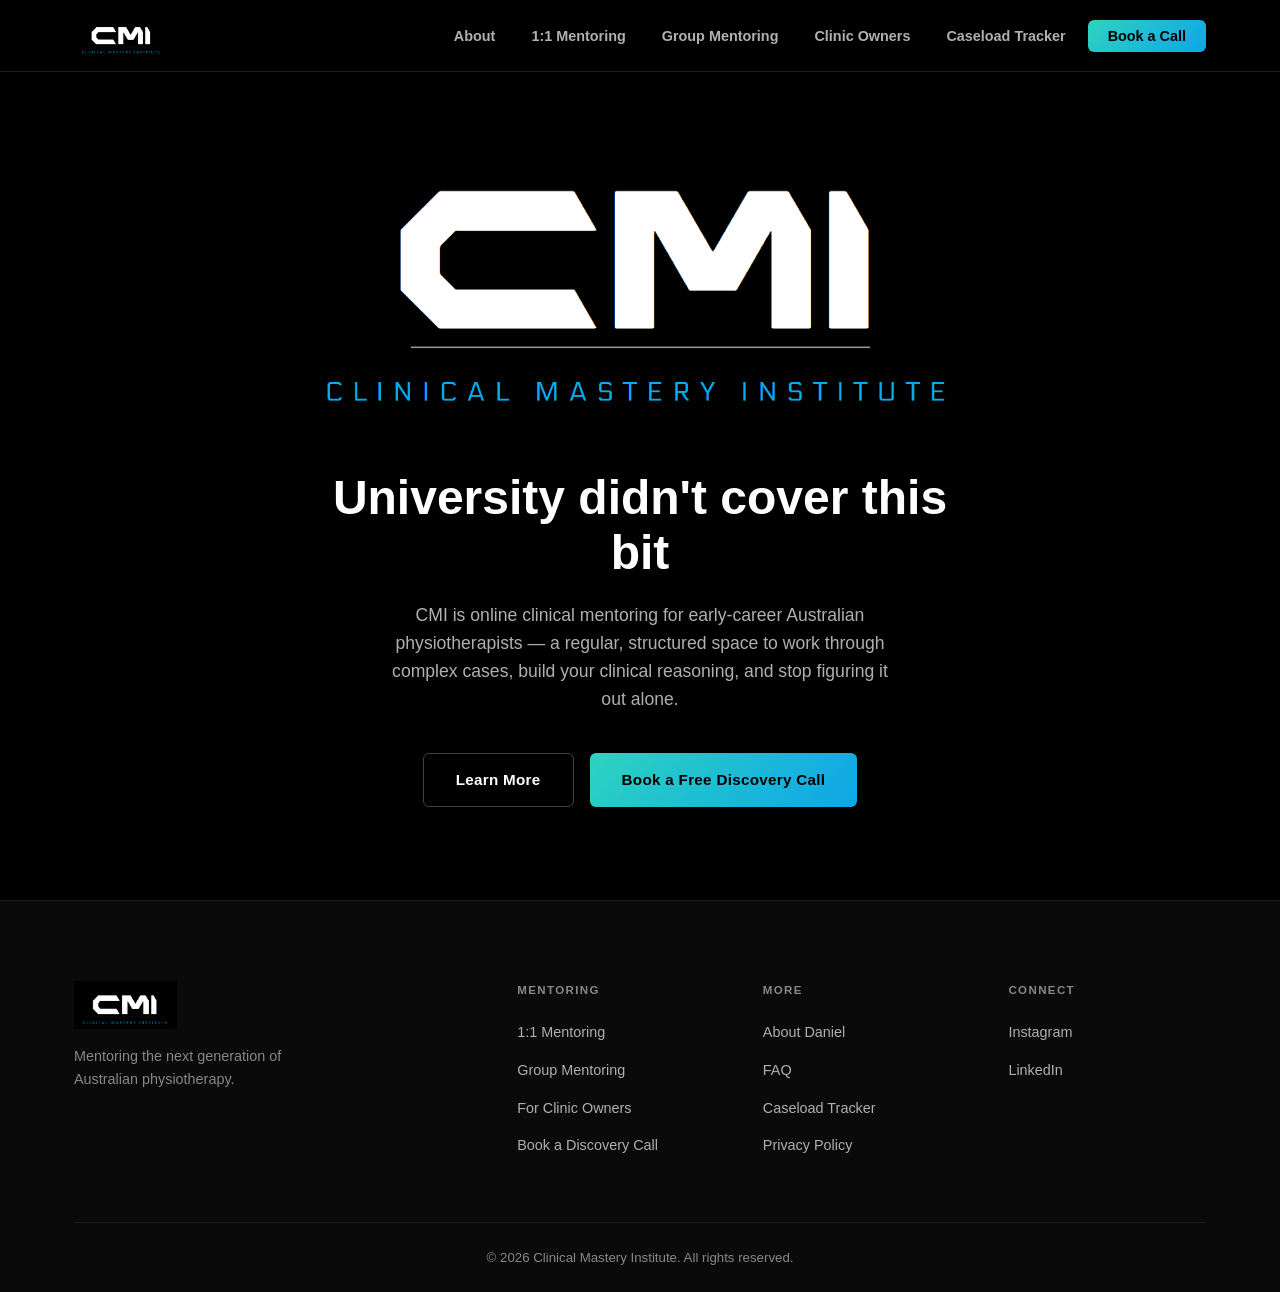
<file: index.html>
<!DOCTYPE html>
<html lang="en-AU">
<head>
  <meta charset="UTF-8" />
  <meta name="viewport" content="width=device-width, initial-scale=1.0" />
  <title>Clinical Mastery Institute — Online Mentoring for Early-Career Physiotherapists</title>
  <meta name="description" content="University didn't cover this bit. CMI is online clinical mentoring for early-career Australian physiotherapists — a structured space to build clinical reasoning and stop figuring it out alone." />
  <link rel="canonical" href="https://clinicalmasteryinstitute.com.au/" />
  <meta property="og:type"         content="website" />
  <meta property="og:site_name"    content="Clinical Mastery Institute" />
  <meta property="og:locale"       content="en_AU" />
  <meta property="og:title"        content="Clinical Mastery Institute — Clinical Mentoring for Physiotherapists" />
  <meta property="og:description"  content="Online clinical mentoring for early-career private practice physiotherapists across Australia. Book a free Discovery Call." />
  <meta property="og:url"          content="https://clinicalmasteryinstitute.com.au/" />
  <meta property="og:image"        content="https://clinicalmasteryinstitute.com.au/assets/og-image.jpg" />
  <meta property="og:image:width"  content="1200" />
  <meta property="og:image:height" content="630" />
  <meta name="twitter:card"        content="summary_large_image" />
  <meta name="twitter:title"       content="Clinical Mastery Institute — Clinical Mentoring for Physiotherapists" />
  <meta name="twitter:description" content="Online clinical mentoring for early-career private practice physiotherapists across Australia." />
  <meta name="twitter:image"       content="https://clinicalmasteryinstitute.com.au/assets/og-image.jpg" />
  <link rel="icon" href="/favicon.ico" sizes="32x32" />
  <link rel="icon" href="/favicon-32x32.png" type="image/png" sizes="32x32" />
  <link rel="apple-touch-icon" href="/apple-touch-icon.png" />
  <link rel="manifest" href="/site.webmanifest" />
  <meta name="theme-color" content="#2DD4BF" />
  <link rel="stylesheet" href="/style.css" />
  <script type="application/ld+json">
  {
    "@context": "https://schema.org",
    "@graph": [
      {
        "@type": "ProfessionalService",
        "@id": "https://clinicalmasteryinstitute.com.au/#organisation",
        "name": "Clinical Mastery Institute",
        "description": "Online clinical mentoring for early-career private practice physiotherapists across Australia.",
        "url": "https://clinicalmasteryinstitute.com.au",
        "logo": "https://clinicalmasteryinstitute.com.au/assets/logo.png",
        "image": "https://clinicalmasteryinstitute.com.au/assets/og-image.jpg",
        "areaServed": { "@type": "Country", "name": "Australia" },
        "serviceType": "Clinical Mentoring",
        "sameAs": [
          "https://www.instagram.com/clinicalmasteryinstitute/",
          "https://www.linkedin.com/company/clinical-mastery-institute"
        ],
        "founder": { "@id": "https://clinicalmasteryinstitute.com.au/#daniel" }
      },
      {
        "@type": "Person",
        "@id": "https://clinicalmasteryinstitute.com.au/#daniel",
        "name": "Daniel Jurjevic",
        "jobTitle": "Clinical Mentor and Physiotherapist",
        "image": "https://clinicalmasteryinstitute.com.au/assets/daniel.jpg",
        "worksFor": { "@id": "https://clinicalmasteryinstitute.com.au/#organisation" }
      }
    ]
  }
  </script>
</head>
<body>

  <a href="#main-content" class="skip-link">Skip to main content</a>

  <main id="main-content">

    <!-- Hero -->
    <section id="hero">
      <div class="hero-bg"></div>
      <div class="hero-content">
        <div class="hero-logo">
          <img src="/assets/logo.png" alt="Clinical Mastery Institute" class="hero-logo-img" />
        </div>
        <h1 class="hero-tagline">University didn't cover this bit</h1>
        <p class="hero-sub">CMI is online clinical mentoring for early-career Australian physiotherapists — a regular, structured space to work through complex cases, build your clinical reasoning, and stop figuring it out alone.</p>
        <div class="hero-actions">
          <a href="/about/" class="btn btn-outline">Learn More</a>
          <a href="/book/" class="btn btn-primary" data-track-book="hero">Book a Free Discovery Call</a>
        </div>
      </div>
    </section>

  </main>

  <script src="/components.js"></script>
  <script src="/script.js"></script>
</body>
</html>
</file>
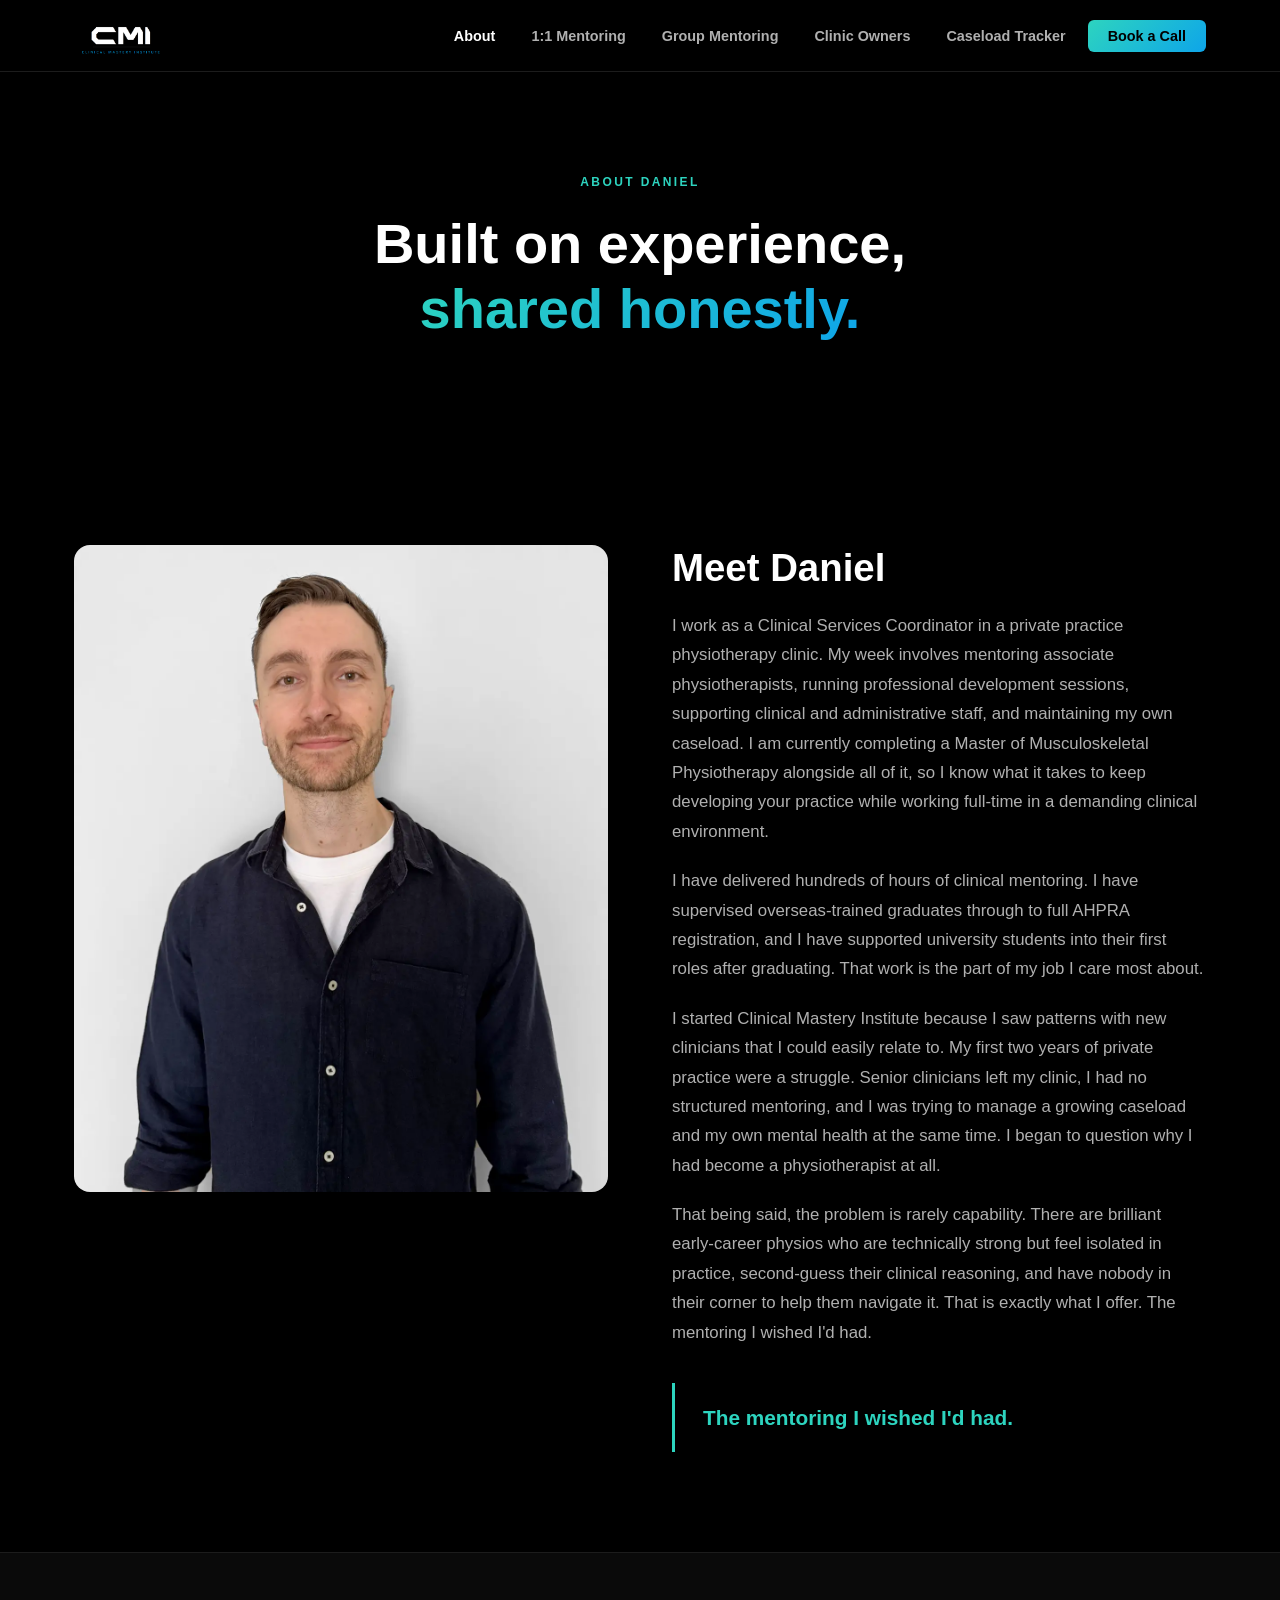
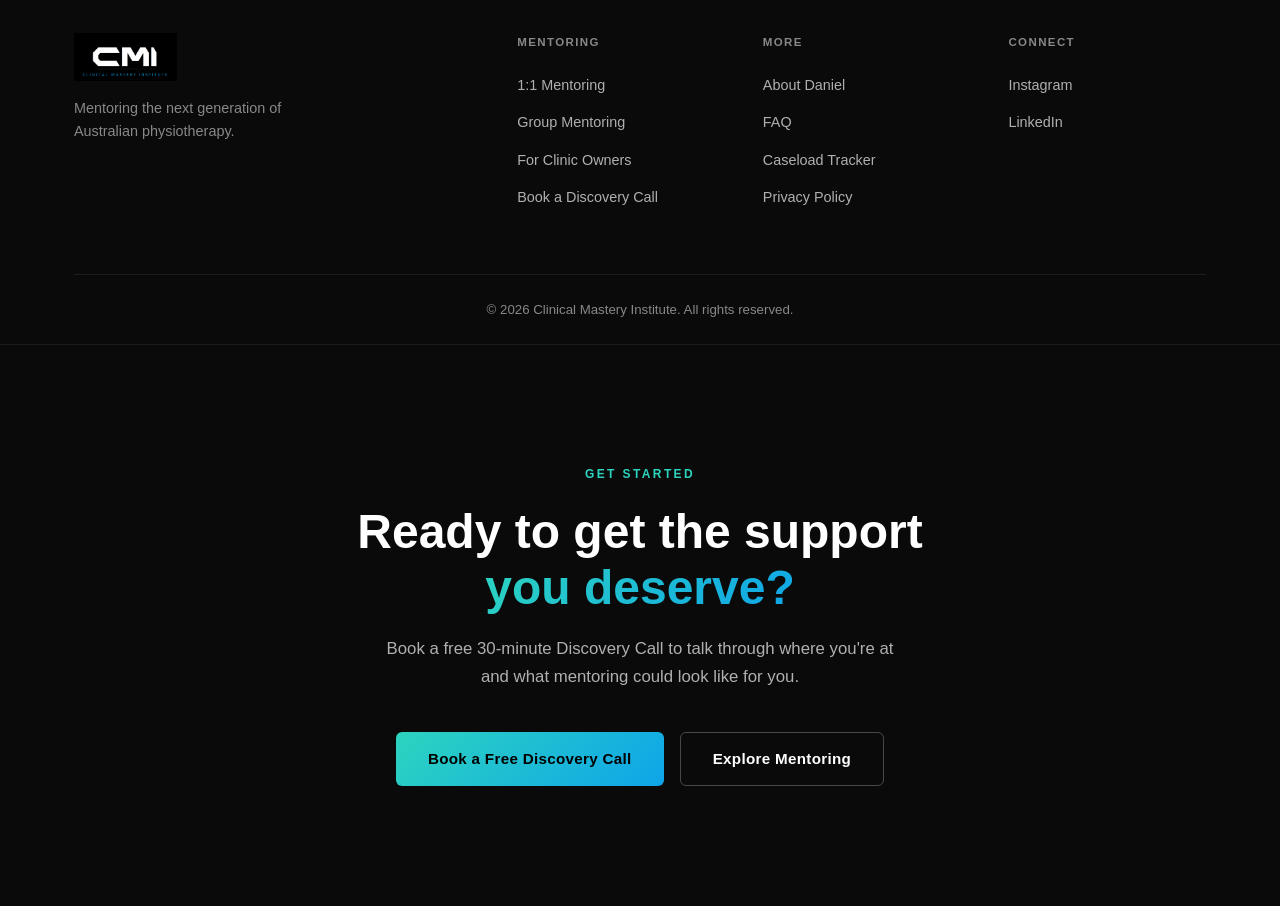
<file: about/index.html>
<!DOCTYPE html>
<html lang="en-AU">
<head>
  <meta charset="UTF-8" />
  <meta name="viewport" content="width=device-width, initial-scale=1.0" />
  <title>About Daniel Jurjevic — Clinical Mastery Institute</title>
  <meta name="description" content="Daniel Jurjevic is a Clinical Services Coordinator and physiotherapist who has delivered hundreds of hours of clinical mentoring. Learn why he started Clinical Mastery Institute." />
  <link rel="canonical" href="https://clinicalmasteryinstitute.com.au/about/" />
  <meta property="og:type"         content="website" />
  <meta property="og:site_name"    content="Clinical Mastery Institute" />
  <meta property="og:locale"       content="en_AU" />
  <meta property="og:title"        content="About Daniel Jurjevic — Clinical Mastery Institute" />
  <meta property="og:description"  content="Clinical Services Coordinator, physiotherapist, and founder of CMI. Learn why Daniel started Clinical Mastery Institute." />
  <meta property="og:url"          content="https://clinicalmasteryinstitute.com.au/about/" />
  <meta property="og:image"        content="https://clinicalmasteryinstitute.com.au/assets/og-image.jpg" />
  <meta property="og:image:width"  content="1200" />
  <meta property="og:image:height" content="630" />
  <meta name="twitter:card"        content="summary_large_image" />
  <meta name="twitter:title"       content="About Daniel Jurjevic — Clinical Mastery Institute" />
  <meta name="twitter:description" content="Clinical Services Coordinator and physiotherapist. Learn why Daniel started Clinical Mastery Institute." />
  <meta name="twitter:image"       content="https://clinicalmasteryinstitute.com.au/assets/og-image.jpg" />
  <link rel="icon" href="/favicon.ico" sizes="32x32" />
  <link rel="icon" href="/favicon-32x32.png" type="image/png" sizes="32x32" />
  <link rel="apple-touch-icon" href="/apple-touch-icon.png" />
  <link rel="manifest" href="/site.webmanifest" />
  <meta name="theme-color" content="#2DD4BF" />
  <link rel="stylesheet" href="/style.css" />
  <script type="application/ld+json">
  {
    "@context": "https://schema.org",
    "@type": "Person",
    "@id": "https://clinicalmasteryinstitute.com.au/#daniel",
    "name": "Daniel Jurjevic",
    "jobTitle": "Clinical Mentor and Physiotherapist",
    "description": "Clinical Services Coordinator and physiotherapist. Completing a Master of Musculoskeletal Physiotherapy. Founder of Clinical Mastery Institute.",
    "image": "https://clinicalmasteryinstitute.com.au/assets/daniel.jpg",
    "url": "https://clinicalmasteryinstitute.com.au/about/",
    "worksFor": {
      "@type": "Organization",
      "name": "Clinical Mastery Institute",
      "url": "https://clinicalmasteryinstitute.com.au"
    },
    "sameAs": [
      "https://www.linkedin.com/company/clinical-mastery-institute"
    ]
  }
  </script>
</head>
<body>

  <a href="#main-content" class="skip-link">Skip to main content</a>

  <main id="main-content">

    <div class="page-hero">
      <div class="container">
        <div class="section-label">About Daniel</div>
        <h1>Built on experience,<br /><span class="gradient-text">shared honestly.</span></h1>
      </div>
    </div>

    <section class="content-section">
      <div class="container">
        <div class="two-col">
          <div class="about-photo">
            <picture>
              <source type="image/webp" srcset="/assets/daniel.webp" />
              <img
                src="/assets/daniel.jpg"
                alt="Daniel Jurjevic, founder of Clinical Mastery Institute"
                class="about-photo-img"
                width="1200"
                height="1454"
                loading="eager"
              />
            </picture>
          </div>
          <div class="content-body">
            <h2 style="color:#ffffff;font-weight:700;margin-bottom:20px">Meet Daniel</h2>
            <p>I work as a Clinical Services Coordinator in a private practice physiotherapy clinic. My week involves mentoring associate physiotherapists, running professional development sessions, supporting clinical and administrative staff, and maintaining my own caseload. I am currently completing a Master of Musculoskeletal Physiotherapy alongside all of it, so I know what it takes to keep developing your practice while working full-time in a demanding clinical environment.</p>
            <p>I have delivered hundreds of hours of clinical mentoring. I have supervised overseas-trained graduates through to full AHPRA registration, and I have supported university students into their first roles after graduating. That work is the part of my job I care most about.</p>
            <p>I started Clinical Mastery Institute because I saw patterns with new clinicians that I could easily relate to. My first two years of private practice were a struggle. Senior clinicians left my clinic, I had no structured mentoring, and I was trying to manage a growing caseload and my own mental health at the same time. I began to question why I had become a physiotherapist at all.</p>
            <p>That being said, the problem is rarely capability. There are brilliant early-career physios who are technically strong but feel isolated in practice, second-guess their clinical reasoning, and have nobody in their corner to help them navigate it. That is exactly what I offer. The mentoring I wished I'd had.</p>
            <blockquote class="about-pullquote">The mentoring I wished I'd had.</blockquote>
          </div>
        </div>
      </div>
    </section>

  </main>

  <section class="cta-section">
    <div class="container">
      <div class="section-label">Get Started</div>
      <h2>Ready to get the support<br /><span class="gradient-text">you deserve?</span></h2>
      <p>Book a free 30-minute Discovery Call to talk through where you're at and what mentoring could look like for you.</p>
      <div class="hero-actions">
        <a href="/book/" class="btn btn-primary" data-track-book="about-cta">Book a Free Discovery Call</a>
        <a href="/mentoring/" class="btn btn-outline">Explore Mentoring</a>
      </div>
    </div>
  </section>

  <script src="/components.js"></script>
  <script src="/script.js"></script>
</body>
</html>
</file>
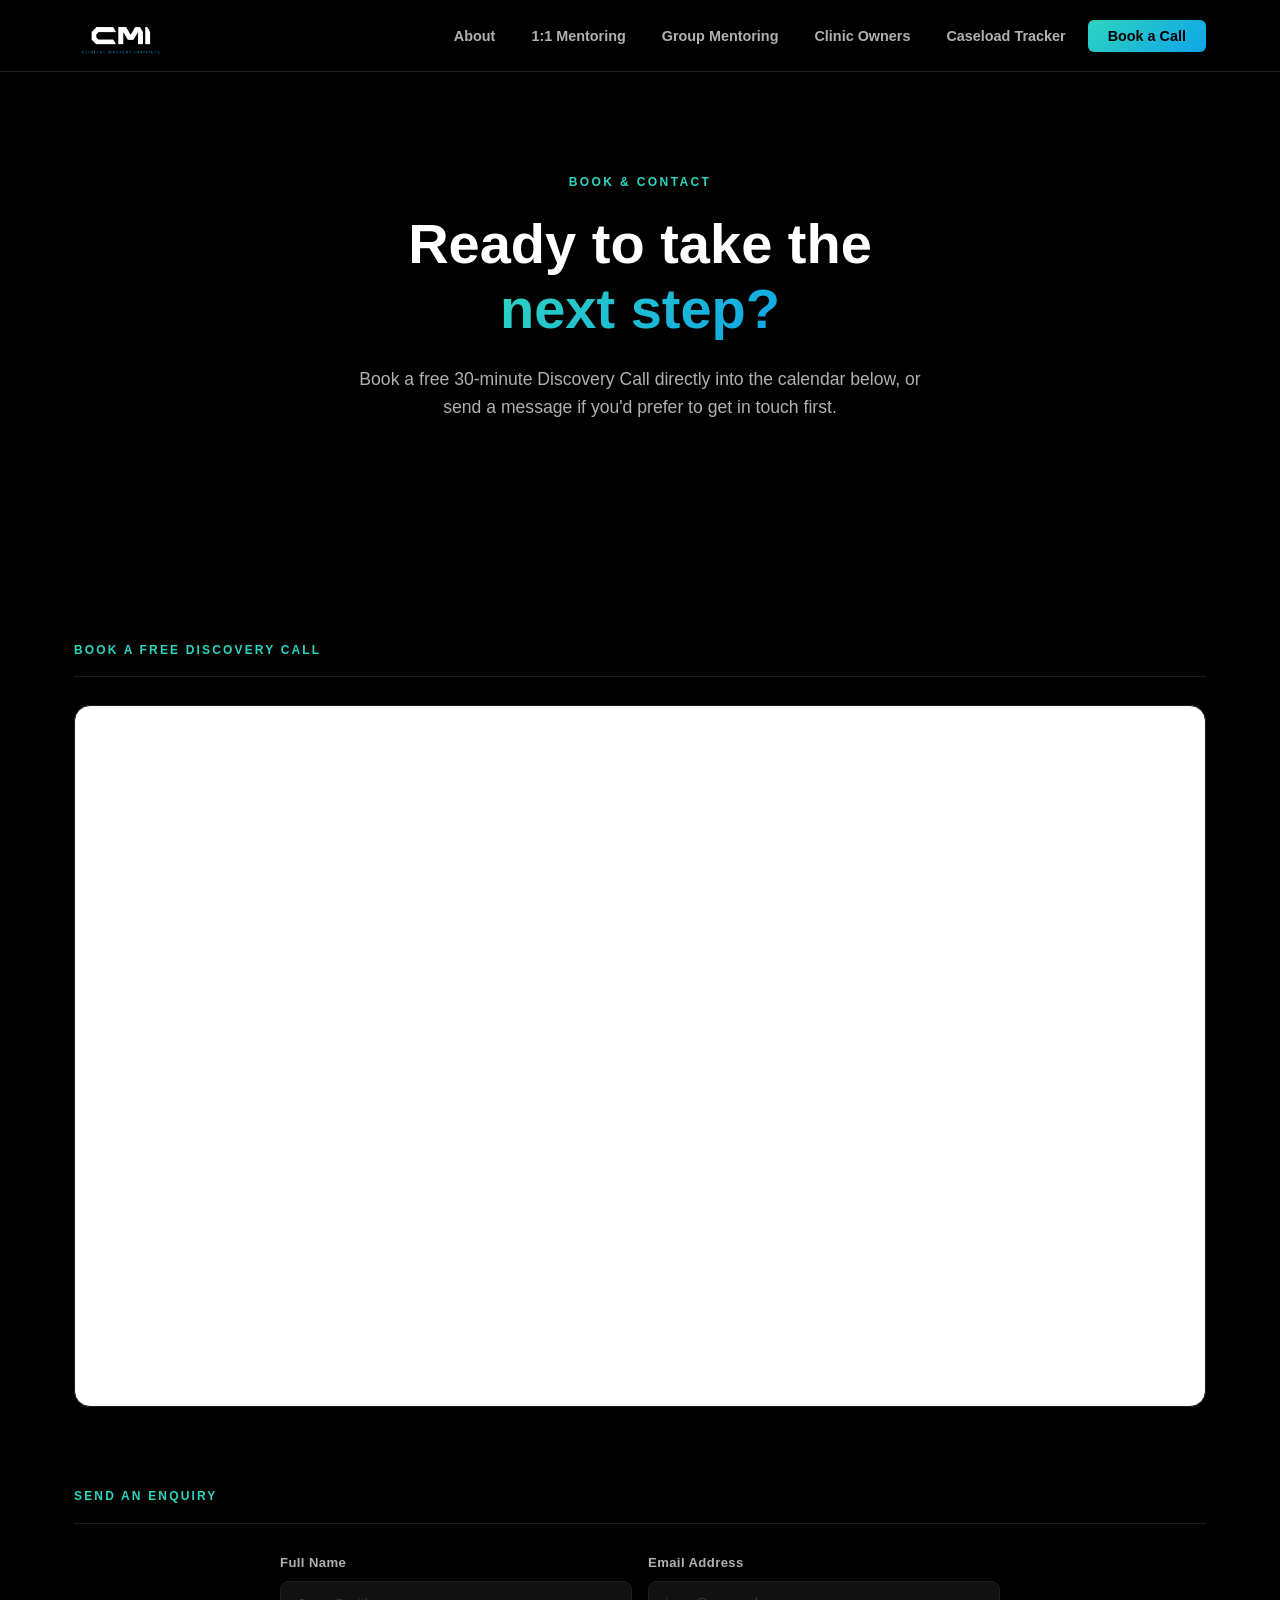
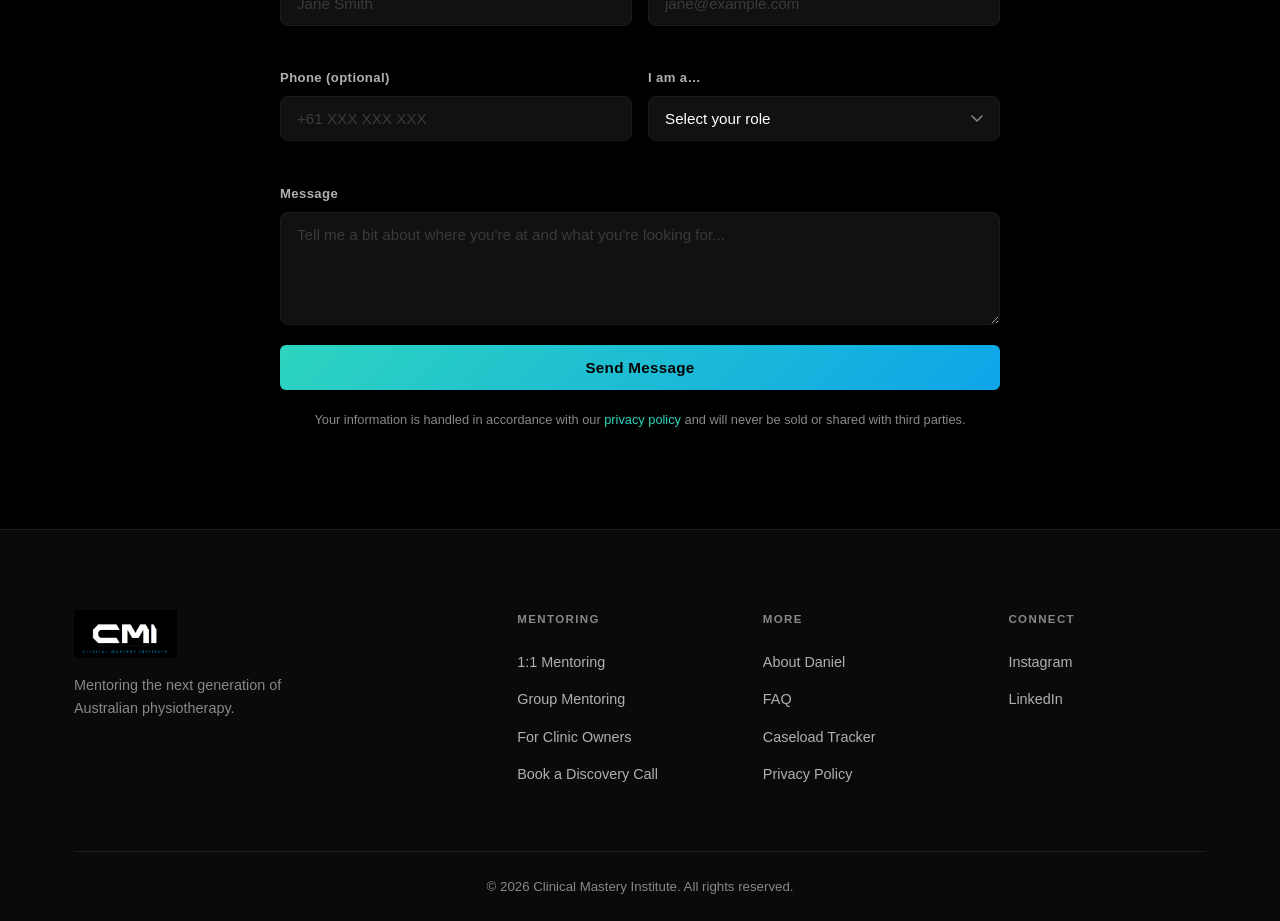
<file: book/index.html>
<!DOCTYPE html>
<html lang="en-AU">
<head>
  <meta charset="UTF-8" />
  <meta name="viewport" content="width=device-width, initial-scale=1.0" />
  <title>Book a Free Discovery Call — Clinical Mastery Institute</title>
  <meta name="description" content="Book a free 30-minute Discovery Call with Daniel Jurjevic, or send an enquiry. No pressure, no commitment — just a conversation about where you're at." />
  <link rel="canonical" href="https://clinicalmasteryinstitute.com.au/book/" />
  <meta property="og:type"         content="website" />
  <meta property="og:site_name"    content="Clinical Mastery Institute" />
  <meta property="og:locale"       content="en_AU" />
  <meta property="og:title"        content="Book a Free Discovery Call — Clinical Mastery Institute" />
  <meta property="og:description"  content="Book a free 30-minute Discovery Call or send an enquiry. No pressure, no commitment." />
  <meta property="og:url"          content="https://clinicalmasteryinstitute.com.au/book/" />
  <meta property="og:image"        content="https://clinicalmasteryinstitute.com.au/assets/og-image.jpg" />
  <meta property="og:image:width"  content="1200" />
  <meta property="og:image:height" content="630" />
  <meta name="twitter:card"        content="summary_large_image" />
  <meta name="twitter:title"       content="Book a Free Discovery Call — Clinical Mastery Institute" />
  <meta name="twitter:description" content="Book a free 30-minute Discovery Call or send an enquiry." />
  <meta name="twitter:image"       content="https://clinicalmasteryinstitute.com.au/assets/og-image.jpg" />
  <link rel="icon" href="/favicon.ico" sizes="32x32" />
  <link rel="icon" href="/favicon-32x32.png" type="image/png" sizes="32x32" />
  <link rel="apple-touch-icon" href="/apple-touch-icon.png" />
  <link rel="manifest" href="/site.webmanifest" />
  <meta name="theme-color" content="#2DD4BF" />
  <link rel="stylesheet" href="/style.css" />
</head>
<body>

  <a href="#main-content" class="skip-link">Skip to main content</a>

  <main id="main-content">

    <div class="page-hero">
      <div class="container">
        <div class="section-label">Book &amp; Contact</div>
        <h1>Ready to take the<br /><span class="gradient-text">next step?</span></h1>
        <p class="hero-sub">Book a free 30-minute Discovery Call directly into the calendar below, or send a message if you'd prefer to get in touch first.</p>
      </div>
    </div>

    <section class="content-section">
      <div class="container">

        <!-- Calendly -->
        <div class="book-block">
          <div class="book-block-label">Book a Free Discovery Call</div>
          <div class="calendly-wrapper">
            <!-- Calendly inline widget begin -->
            <div
              class="calendly-inline-widget"
              data-url="https://calendly.com/danieljphysio/30min?hide_event_type_details=1&hide_gdpr_banner=1&background_color=ffffff&text_color=111111&primary_color=2dd4bf"
              style="min-width:320px;height:700px;"
            ></div>
            <script type="text/javascript" src="https://assets.calendly.com/assets/external/widget.js" async></script>
            <!-- Calendly inline widget end -->
          </div>
        </div>

        <!-- Enquiry form -->
        <div class="book-block enquiry-block" id="enquiry">
          <div class="book-block-label">Send an Enquiry</div>

          <form class="contact-form enquiry-form-solo" id="enquiry-form" novalidate>
            <div class="form-row">
              <div class="form-group">
                <label for="name">Full Name</label>
                <input type="text" id="name" name="name" placeholder="Jane Smith" required autocomplete="name" />
                <span class="field-error" aria-live="polite"></span>
              </div>
              <div class="form-group">
                <label for="email">Email Address</label>
                <input type="email" id="email" name="email" placeholder="jane@example.com" required autocomplete="email" />
                <span class="field-error" aria-live="polite"></span>
              </div>
            </div>
            <div class="form-row">
              <div class="form-group">
                <label for="phone">Phone (optional)</label>
                <input type="tel" id="phone" name="phone" placeholder="+61 XXX XXX XXX" autocomplete="tel" />
              </div>
              <div class="form-group">
                <label for="profession">I am a&hellip;</label>
                <select id="profession" name="profession" required>
                  <option value="" disabled selected>Select your role</option>
                  <option value="Physiotherapist">Physiotherapist</option>
                  <option value="Student">Student</option>
                  <option value="Clinic Owner">Clinic Owner</option>
                  <option value="Other">Other</option>
                </select>
                <span class="field-error" aria-live="polite"></span>
              </div>
            </div>
            <div class="form-group">
              <label for="message">Message</label>
              <textarea id="message" name="message" rows="5" placeholder="Tell me a bit about where you're at and what you're looking for..."></textarea>
            </div>
            <input type="hidden" name="_replyto" id="_replyto" />
            <button type="submit" class="btn btn-primary btn-full">Send Message</button>
            <p class="form-error-global" id="form-error-global" aria-live="assertive" hidden>Something went wrong. Please try again, or email <a href="mailto:danieljphysio@gmail.com">danieljphysio@gmail.com</a> directly.</p>
            <p class="form-privacy">Your information is handled in accordance with our <a href="/privacy/" style="color:var(--teal)">privacy policy</a> and will never be sold or shared with third parties.</p>
          </form>

          <div class="form-success" id="form-success" hidden>
            <div class="form-success-icon" aria-hidden="true">
              <svg width="56" height="56" viewBox="0 0 56 56" fill="none" xmlns="http://www.w3.org/2000/svg">
                <circle cx="28" cy="28" r="27" stroke="#2DD4BF" stroke-width="2"/>
                <path d="M17 28l8 8 14-16" stroke="#2DD4BF" stroke-width="2.5" stroke-linecap="round" stroke-linejoin="round"/>
              </svg>
            </div>
            <h3>Message received.</h3>
            <p>Thanks for getting in touch. I'll respond within one business day.</p>
            <button type="button" class="btn btn-outline" id="form-reset-btn">Send another message</button>
          </div>

        </div>

      </div>
    </section>

  </main>

  <script src="/components.js"></script>
  <script src="/script.js"></script>
</body>
</html>
</file>
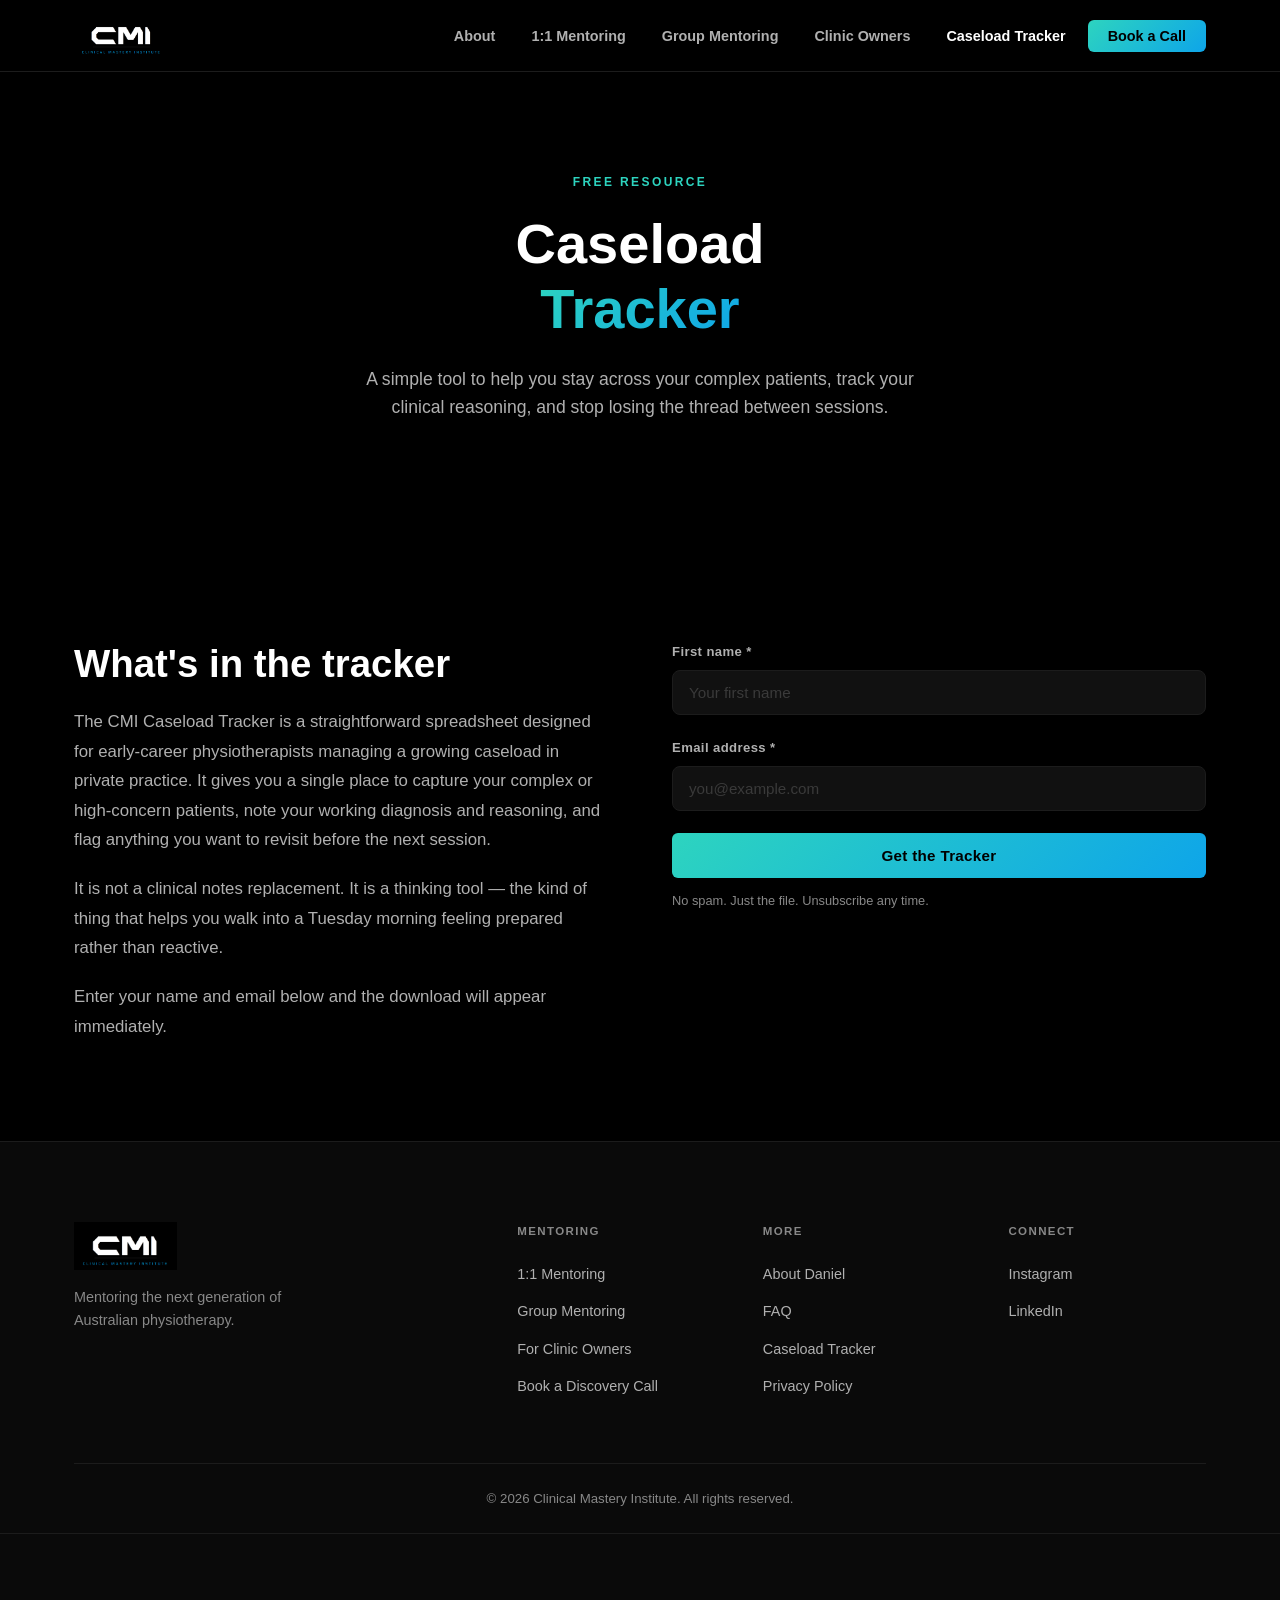
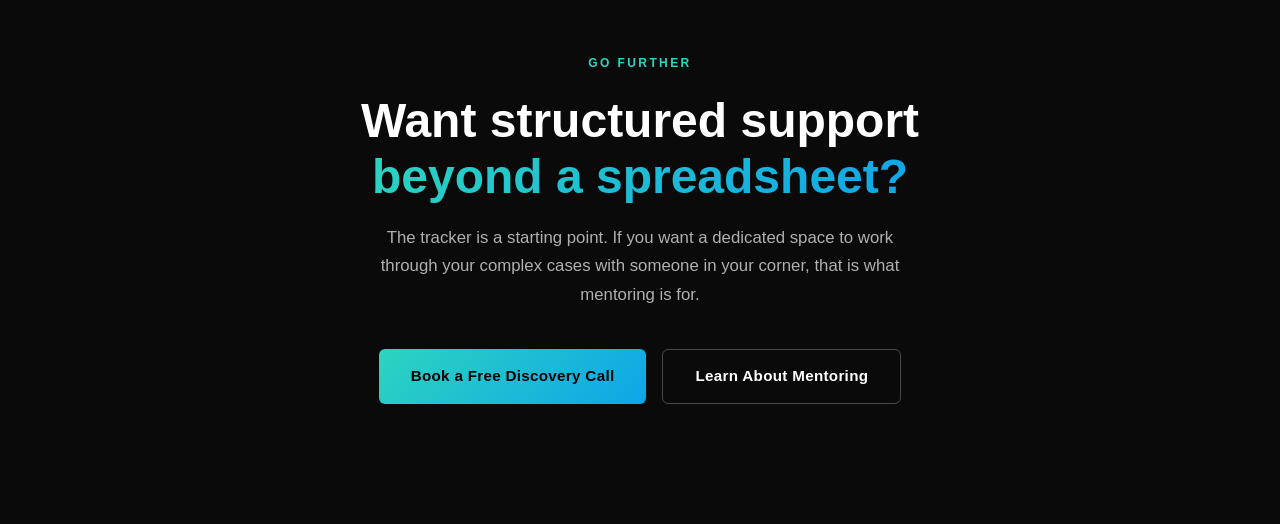
<file: caseload-tracker/index.html>
<!DOCTYPE html>
<html lang="en-AU">
<head>
  <meta charset="UTF-8" />
  <meta name="viewport" content="width=device-width, initial-scale=1.0" />
  <title>Free Caseload Tracker — Clinical Mastery Institute</title>
  <meta name="description" content="Download the free CMI Caseload Tracker — a simple tool to help early-career physiotherapists stay on top of complex patients and build their clinical reasoning." />
  <link rel="canonical" href="https://clinicalmasteryinstitute.com.au/caseload-tracker/" />
  <meta property="og:type"         content="website" />
  <meta property="og:site_name"    content="Clinical Mastery Institute" />
  <meta property="og:locale"       content="en_AU" />
  <meta property="og:title"        content="Free Caseload Tracker — Clinical Mastery Institute" />
  <meta property="og:description"  content="Download the free CMI Caseload Tracker for early-career physiotherapists." />
  <meta property="og:url"          content="https://clinicalmasteryinstitute.com.au/caseload-tracker/" />
  <meta property="og:image"        content="https://clinicalmasteryinstitute.com.au/assets/og-image.jpg" />
  <meta property="og:image:width"  content="1200" />
  <meta property="og:image:height" content="630" />
  <meta name="twitter:card"        content="summary_large_image" />
  <meta name="twitter:title"       content="Free Caseload Tracker — Clinical Mastery Institute" />
  <meta name="twitter:description" content="Download the free CMI Caseload Tracker for early-career physiotherapists." />
  <meta name="twitter:image"       content="https://clinicalmasteryinstitute.com.au/assets/og-image.jpg" />
  <link rel="icon" href="/favicon.ico" sizes="32x32" />
  <link rel="icon" href="/favicon-32x32.png" type="image/png" sizes="32x32" />
  <link rel="apple-touch-icon" href="/apple-touch-icon.png" />
  <link rel="manifest" href="/site.webmanifest" />
  <meta name="theme-color" content="#2DD4BF" />
  <link rel="stylesheet" href="/style.css" />
</head>
<body>

  <a href="#main-content" class="skip-link">Skip to main content</a>

  <main id="main-content">

    <div class="page-hero">
      <div class="container">
        <div class="section-label">Free Resource</div>
        <h1>Caseload<br /><span class="gradient-text">Tracker</span></h1>
        <p class="hero-sub">A simple tool to help you stay across your complex patients, track your clinical reasoning, and stop losing the thread between sessions.</p>
      </div>
    </div>

    <section class="content-section">
      <div class="container">
        <div class="two-col">

          <div class="content-body">
            <h2 style="color:#ffffff;font-weight:700;margin-bottom:20px">What's in the tracker</h2>
            <p>The CMI Caseload Tracker is a straightforward spreadsheet designed for early-career physiotherapists managing a growing caseload in private practice. It gives you a single place to capture your complex or high-concern patients, note your working diagnosis and reasoning, and flag anything you want to revisit before the next session.</p>
            <p>It is not a clinical notes replacement. It is a thinking tool — the kind of thing that helps you walk into a Tuesday morning feeling prepared rather than reactive.</p>
            <p>Enter your name and email below and the download will appear immediately.</p>
          </div>

          <div class="content-body">
            <div class="lead-magnet-form-wrapper">

              <form id="lead-magnet-form" novalidate>
                <input type="hidden" name="form-name" value="caseload-tracker" />
                <input type="hidden" name="_subject" value="Caseload Tracker download request" />

                <div class="form-group">
                  <label for="lm-name">First name <span aria-hidden="true">*</span></label>
                  <input
                    type="text"
                    id="lm-name"
                    name="name"
                    autocomplete="given-name"
                    required
                    placeholder="Your first name"
                  />
                  <span class="field-error" role="alert" aria-live="polite"></span>
                </div>

                <div class="form-group">
                  <label for="lm-email">Email address <span aria-hidden="true">*</span></label>
                  <input
                    type="email"
                    id="lm-email"
                    name="email"
                    autocomplete="email"
                    required
                    placeholder="you@example.com"
                  />
                  <span class="field-error" role="alert" aria-live="polite"></span>
                </div>

                <button type="submit" class="btn btn-primary btn-full">Get the Tracker</button>

                <p style="font-size:0.8rem;color:var(--gray-mid);margin-top:12px">No spam. Just the file. Unsubscribe any time.</p>
              </form>

              <div id="lead-magnet-success" hidden>
                <p style="color:var(--teal);font-weight:700;font-size:1.1rem;margin-bottom:16px">You're all set — here's your tracker.</p>
                <p style="margin-bottom:24px">Click the button below to download the CMI Caseload Tracker. If you have any questions, feel free to reach out.</p>
                <a
                  href="/assets/CMI_Caseload_Tracker.xlsx"
                  download
                  class="btn btn-primary btn-full"
                  id="caseload-download-btn"
                >Download Caseload Tracker</a>
              </div>

            </div>
          </div>

        </div>
      </div>
    </section>

  </main>

  <section class="cta-section">
    <div class="container">
      <div class="section-label">Go Further</div>
      <h2>Want structured support<br /><span class="gradient-text">beyond a spreadsheet?</span></h2>
      <p>The tracker is a starting point. If you want a dedicated space to work through your complex cases with someone in your corner, that is what mentoring is for.</p>
      <div class="hero-actions">
        <a href="/book/" class="btn btn-primary" data-track-book="caseload-tracker-cta">Book a Free Discovery Call</a>
        <a href="/mentoring/" class="btn btn-outline">Learn About Mentoring</a>
      </div>
    </div>
  </section>

  <script src="/components.js"></script>
  <script src="/script.js"></script>
</body>
</html>
</file>
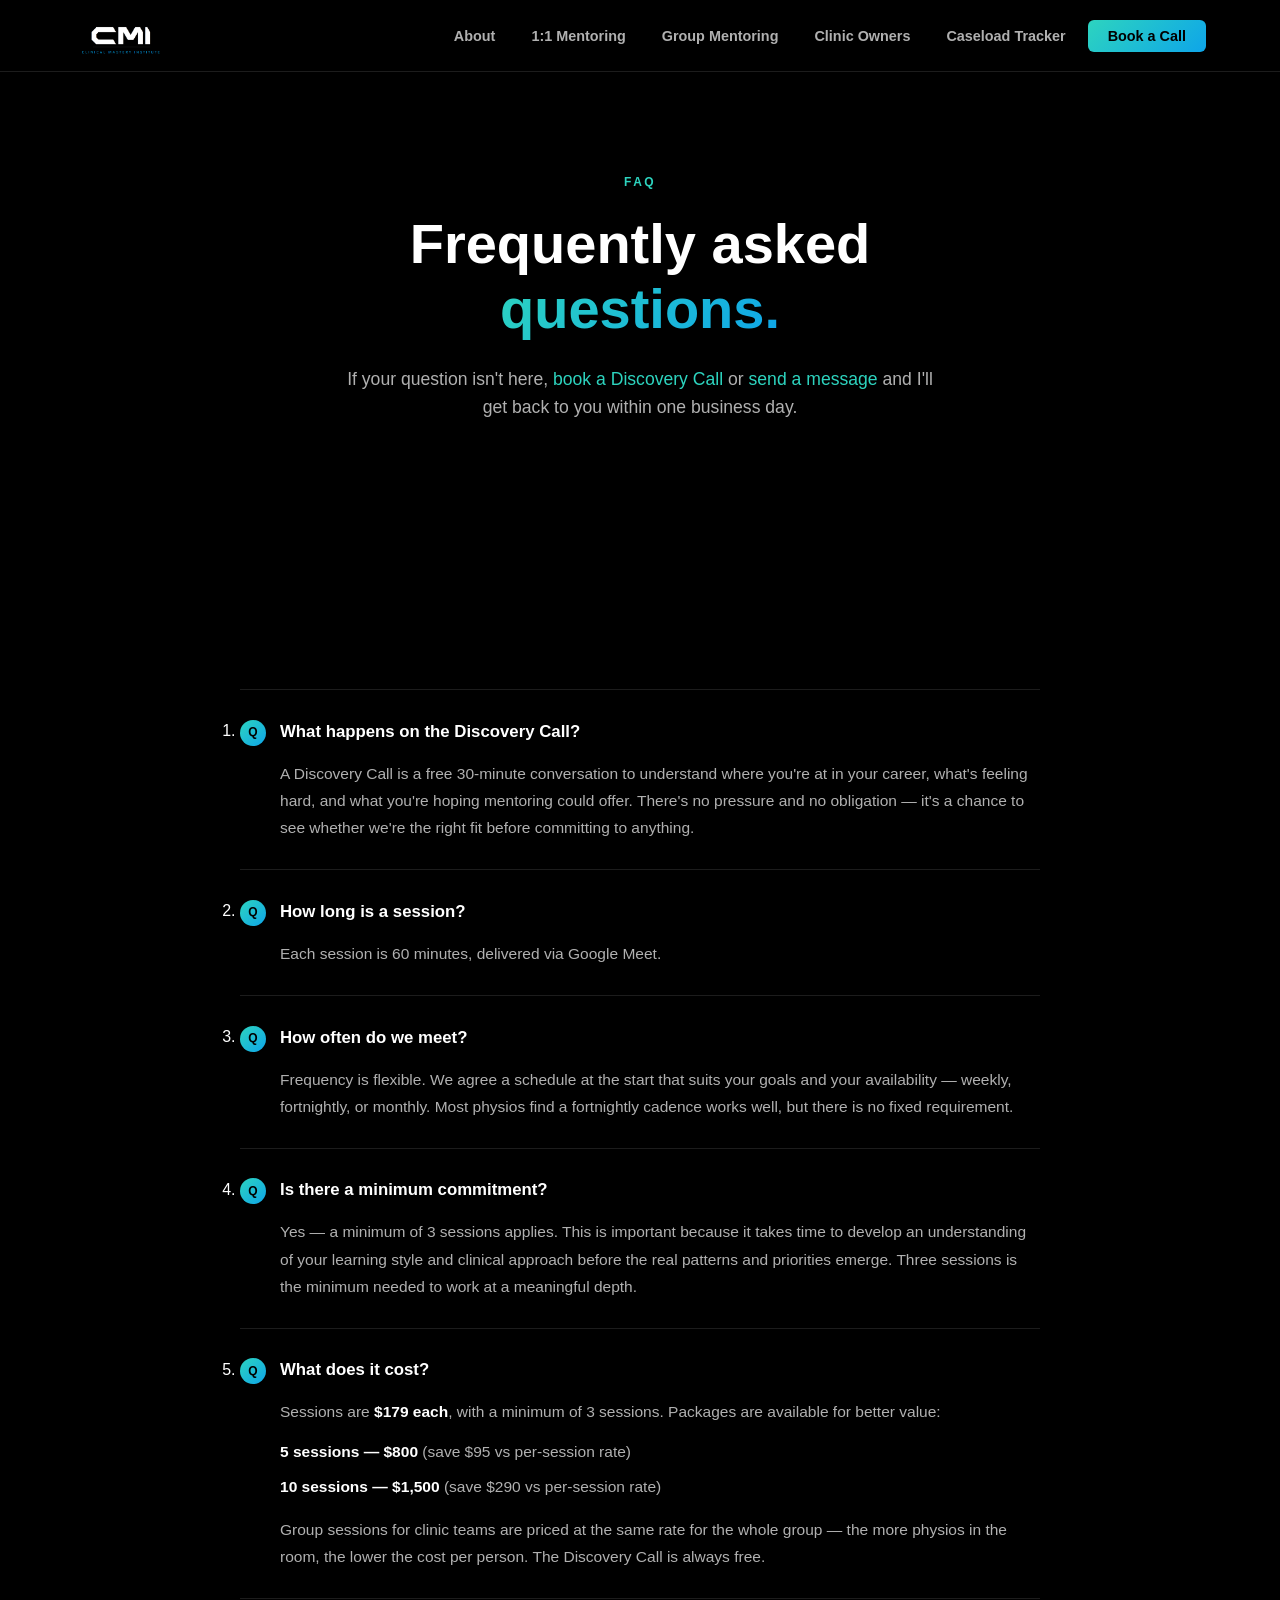
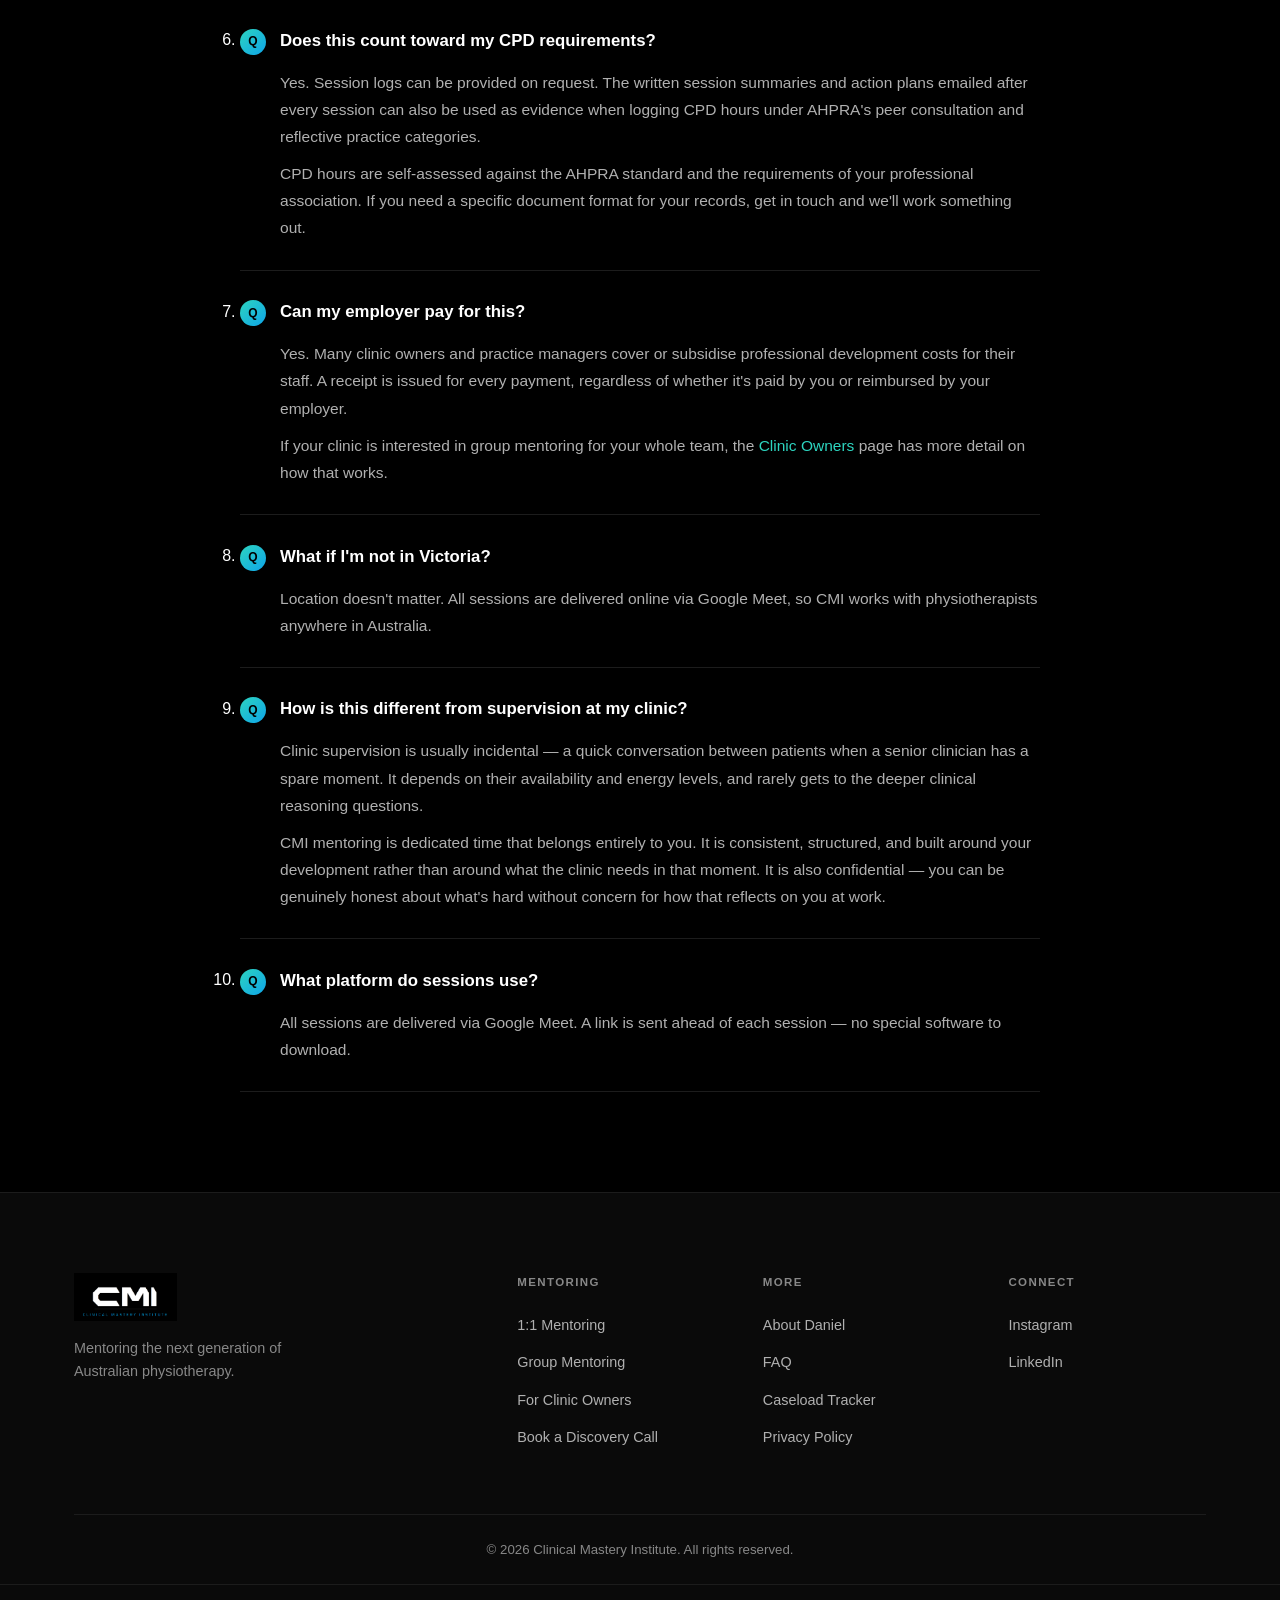
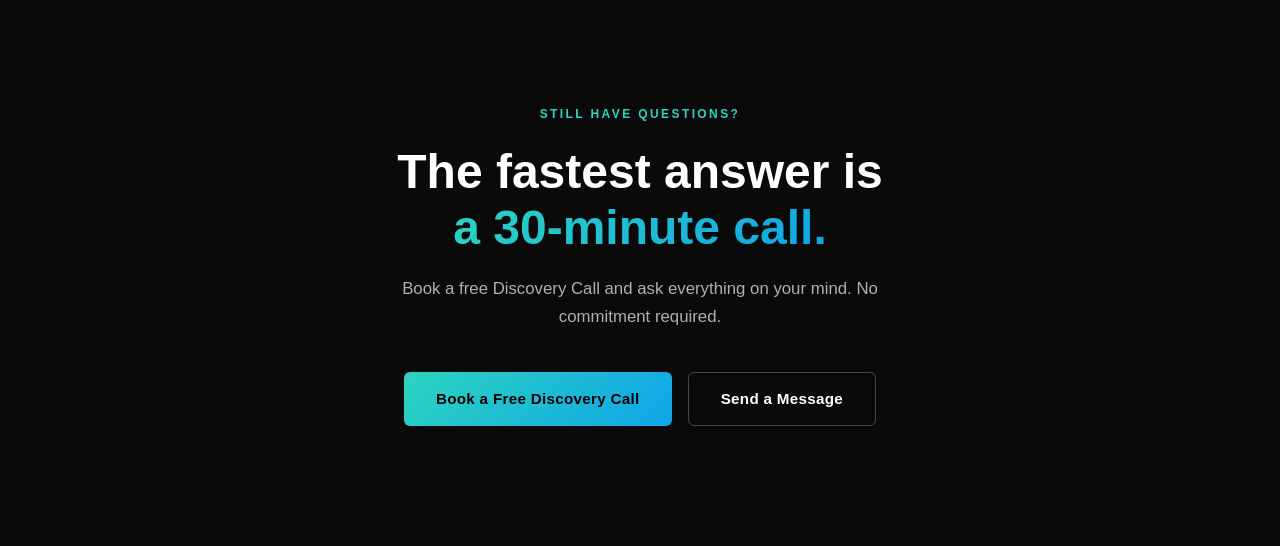
<file: faq/index.html>
<!DOCTYPE html>
<html lang="en-AU">
<head>
  <meta charset="UTF-8" />
  <meta name="viewport" content="width=device-width, initial-scale=1.0" />
  <title>Frequently Asked Questions — Clinical Mastery Institute</title>
  <meta name="description" content="Common questions about CMI clinical mentoring — sessions, frequency, cost, CPD, and how it differs from clinic supervision." />
  <link rel="canonical" href="https://clinicalmasteryinstitute.com.au/faq/" />
  <meta property="og:type"         content="website" />
  <meta property="og:site_name"    content="Clinical Mastery Institute" />
  <meta property="og:locale"       content="en_AU" />
  <meta property="og:title"        content="Frequently Asked Questions — Clinical Mastery Institute" />
  <meta property="og:description"  content="Common questions about CMI clinical mentoring — sessions, frequency, cost, CPD, and how it differs from clinic supervision." />
  <meta property="og:url"          content="https://clinicalmasteryinstitute.com.au/faq/" />
  <meta property="og:image"        content="https://clinicalmasteryinstitute.com.au/assets/og-image.jpg" />
  <meta property="og:image:width"  content="1200" />
  <meta property="og:image:height" content="630" />
  <meta name="twitter:card"        content="summary_large_image" />
  <meta name="twitter:title"       content="FAQ — Clinical Mastery Institute" />
  <meta name="twitter:description" content="Common questions about CMI clinical mentoring." />
  <meta name="twitter:image"       content="https://clinicalmasteryinstitute.com.au/assets/og-image.jpg" />
  <link rel="icon" href="/favicon.ico" sizes="32x32" />
  <link rel="icon" href="/favicon-32x32.png" type="image/png" sizes="32x32" />
  <link rel="apple-touch-icon" href="/apple-touch-icon.png" />
  <link rel="manifest" href="/site.webmanifest" />
  <meta name="theme-color" content="#2DD4BF" />
  <link rel="stylesheet" href="/style.css" />
  <script type="application/ld+json">
  {
    "@context": "https://schema.org",
    "@type": "FAQPage",
    "mainEntity": [
      {
        "@type": "Question",
        "name": "What happens on the Discovery Call?",
        "acceptedAnswer": {
          "@type": "Answer",
          "text": "A Discovery Call is a free 30-minute conversation to understand where you're at in your career, what's feeling hard, and what you're hoping mentoring could offer. There's no pressure and no obligation — it's a chance to see whether we're the right fit before committing to anything."
        }
      },
      {
        "@type": "Question",
        "name": "How long is a session?",
        "acceptedAnswer": {
          "@type": "Answer",
          "text": "Each session is 60 minutes, delivered via Google Meet."
        }
      },
      {
        "@type": "Question",
        "name": "How often do we meet?",
        "acceptedAnswer": {
          "@type": "Answer",
          "text": "Frequency is flexible. We agree a schedule at the start that suits your goals and your availability — weekly, fortnightly, or monthly. Most physios find a fortnightly cadence works well, but there is no fixed requirement."
        }
      },
      {
        "@type": "Question",
        "name": "Is there a minimum commitment?",
        "acceptedAnswer": {
          "@type": "Answer",
          "text": "Yes — a minimum of 3 sessions applies. This is important because it takes time to develop an understanding of your learning style and clinical approach before the real patterns and priorities emerge. Three sessions is the minimum needed to work at a meaningful depth."
        }
      },
      {
        "@type": "Question",
        "name": "What does it cost?",
        "acceptedAnswer": {
          "@type": "Answer",
          "text": "Sessions are $179 each, with a minimum of 3 sessions. Packages are available: 5 sessions for $800 (saving $95) and 10 sessions for $1,500 (saving $290). Group sessions for clinic teams are priced at the same rate for the whole group. The Discovery Call is always free."
        }
      },
      {
        "@type": "Question",
        "name": "Does this count toward my CPD requirements?",
        "acceptedAnswer": {
          "@type": "Answer",
          "text": "Yes. Session logs can be provided on request, and the written session summaries emailed after every session can be used as evidence when logging CPD hours. Online mentoring can generally count toward peer consultation and reflective practice categories under the AHPRA CPD standard."
        }
      },
      {
        "@type": "Question",
        "name": "What if I'm not in Victoria?",
        "acceptedAnswer": {
          "@type": "Answer",
          "text": "Location doesn't matter. All sessions are delivered online via Google Meet, so CMI works with physiotherapists anywhere in Australia."
        }
      },
      {
        "@type": "Question",
        "name": "How is this different from supervision at my clinic?",
        "acceptedAnswer": {
          "@type": "Answer",
          "text": "Clinic supervision is usually incidental — a quick conversation between patients when a senior clinician has a spare moment. CMI mentoring is dedicated time that belongs entirely to you: consistent, structured, and focused on your development rather than what the clinic needs in that moment. It is also confidential, so you can be genuinely honest about what's hard."
        }
      }
    ]
  }
  </script>
</head>
<body>

  <a href="#main-content" class="skip-link">Skip to main content</a>

  <main id="main-content">

    <div class="page-hero">
      <div class="container">
        <div class="section-label">FAQ</div>
        <h1>Frequently asked<br /><span class="gradient-text">questions.</span></h1>
        <p class="hero-sub">If your question isn't here, <a href="/book/" style="color:var(--teal)">book a Discovery Call</a> or <a href="/book/#enquiry" style="color:var(--teal)">send a message</a> and I'll get back to you within one business day.</p>
      </div>
    </div>

    <section class="content-section">
      <div class="container">

        <ol class="faq-list" aria-label="Frequently asked questions">

          <li class="faq-item">
            <p class="faq-q">What happens on the Discovery Call?</p>
            <div class="faq-a">
              <p>A Discovery Call is a free 30-minute conversation to understand where you're at in your career, what's feeling hard, and what you're hoping mentoring could offer. There's no pressure and no obligation — it's a chance to see whether we're the right fit before committing to anything.</p>
            </div>
          </li>

          <li class="faq-item">
            <p class="faq-q">How long is a session?</p>
            <div class="faq-a">
              <p>Each session is 60 minutes, delivered via Google Meet.</p>
            </div>
          </li>

          <li class="faq-item">
            <p class="faq-q">How often do we meet?</p>
            <div class="faq-a">
              <p>Frequency is flexible. We agree a schedule at the start that suits your goals and your availability — weekly, fortnightly, or monthly. Most physios find a fortnightly cadence works well, but there is no fixed requirement.</p>
            </div>
          </li>

          <li class="faq-item">
            <p class="faq-q">Is there a minimum commitment?</p>
            <div class="faq-a">
              <p>Yes — a minimum of 3 sessions applies. This is important because it takes time to develop an understanding of your learning style and clinical approach before the real patterns and priorities emerge. Three sessions is the minimum needed to work at a meaningful depth.</p>
            </div>
          </li>

          <li class="faq-item">
            <p class="faq-q">What does it cost?</p>
            <div class="faq-a">
              <p>Sessions are <strong style="color:var(--white)">$179 each</strong>, with a minimum of 3 sessions. Packages are available for better value:</p>
              <ul style="margin-top:12px;display:flex;flex-direction:column;gap:8px;padding-left:0;list-style:none">
                <li style="color:var(--gray-light)"><strong style="color:var(--white)">5 sessions — $800</strong> (save $95 vs per-session rate)</li>
                <li style="color:var(--gray-light)"><strong style="color:var(--white)">10 sessions — $1,500</strong> (save $290 vs per-session rate)</li>
              </ul>
              <p style="margin-top:16px">Group sessions for clinic teams are priced at the same rate for the whole group — the more physios in the room, the lower the cost per person. The Discovery Call is always free.</p>
            </div>
          </li>

          <li class="faq-item">
            <p class="faq-q">Does this count toward my CPD requirements?</p>
            <div class="faq-a">
              <p>Yes. Session logs can be provided on request. The written session summaries and action plans emailed after every session can also be used as evidence when logging CPD hours under AHPRA's peer consultation and reflective practice categories.</p>
              <p>CPD hours are self-assessed against the AHPRA standard and the requirements of your professional association. If you need a specific document format for your records, get in touch and we'll work something out.</p>
            </div>
          </li>

          <li class="faq-item">
            <p class="faq-q">Can my employer pay for this?</p>
            <div class="faq-a">
              <p>Yes. Many clinic owners and practice managers cover or subsidise professional development costs for their staff. A receipt is issued for every payment, regardless of whether it's paid by you or reimbursed by your employer.</p>
              <p>If your clinic is interested in group mentoring for your whole team, the <a href="/for-clinic-owners/" style="color:var(--teal)">Clinic Owners</a> page has more detail on how that works.</p>
            </div>
          </li>

          <li class="faq-item">
            <p class="faq-q">What if I'm not in Victoria?</p>
            <div class="faq-a">
              <p>Location doesn't matter. All sessions are delivered online via Google Meet, so CMI works with physiotherapists anywhere in Australia.</p>
            </div>
          </li>

          <li class="faq-item">
            <p class="faq-q">How is this different from supervision at my clinic?</p>
            <div class="faq-a">
              <p>Clinic supervision is usually incidental — a quick conversation between patients when a senior clinician has a spare moment. It depends on their availability and energy levels, and rarely gets to the deeper clinical reasoning questions.</p>
              <p>CMI mentoring is dedicated time that belongs entirely to you. It is consistent, structured, and built around your development rather than around what the clinic needs in that moment. It is also confidential — you can be genuinely honest about what's hard without concern for how that reflects on you at work.</p>
            </div>
          </li>

          <li class="faq-item">
            <p class="faq-q">What platform do sessions use?</p>
            <div class="faq-a">
              <p>All sessions are delivered via Google Meet. A link is sent ahead of each session — no special software to download.</p>
            </div>
          </li>

        </ol>
      </div>
    </section>

  </main>

  <section class="cta-section">
    <div class="container">
      <div class="section-label">Still have questions?</div>
      <h2>The fastest answer is<br /><span class="gradient-text">a 30-minute call.</span></h2>
      <p>Book a free Discovery Call and ask everything on your mind. No commitment required.</p>
      <div class="hero-actions">
        <a href="/book/" class="btn btn-primary" data-track-book="faq-cta">Book a Free Discovery Call</a>
        <a href="/book/#enquiry" class="btn btn-outline">Send a Message</a>
      </div>
    </div>
  </section>

  <script src="/components.js"></script>
  <script src="/script.js"></script>
</body>
</html>
</file>
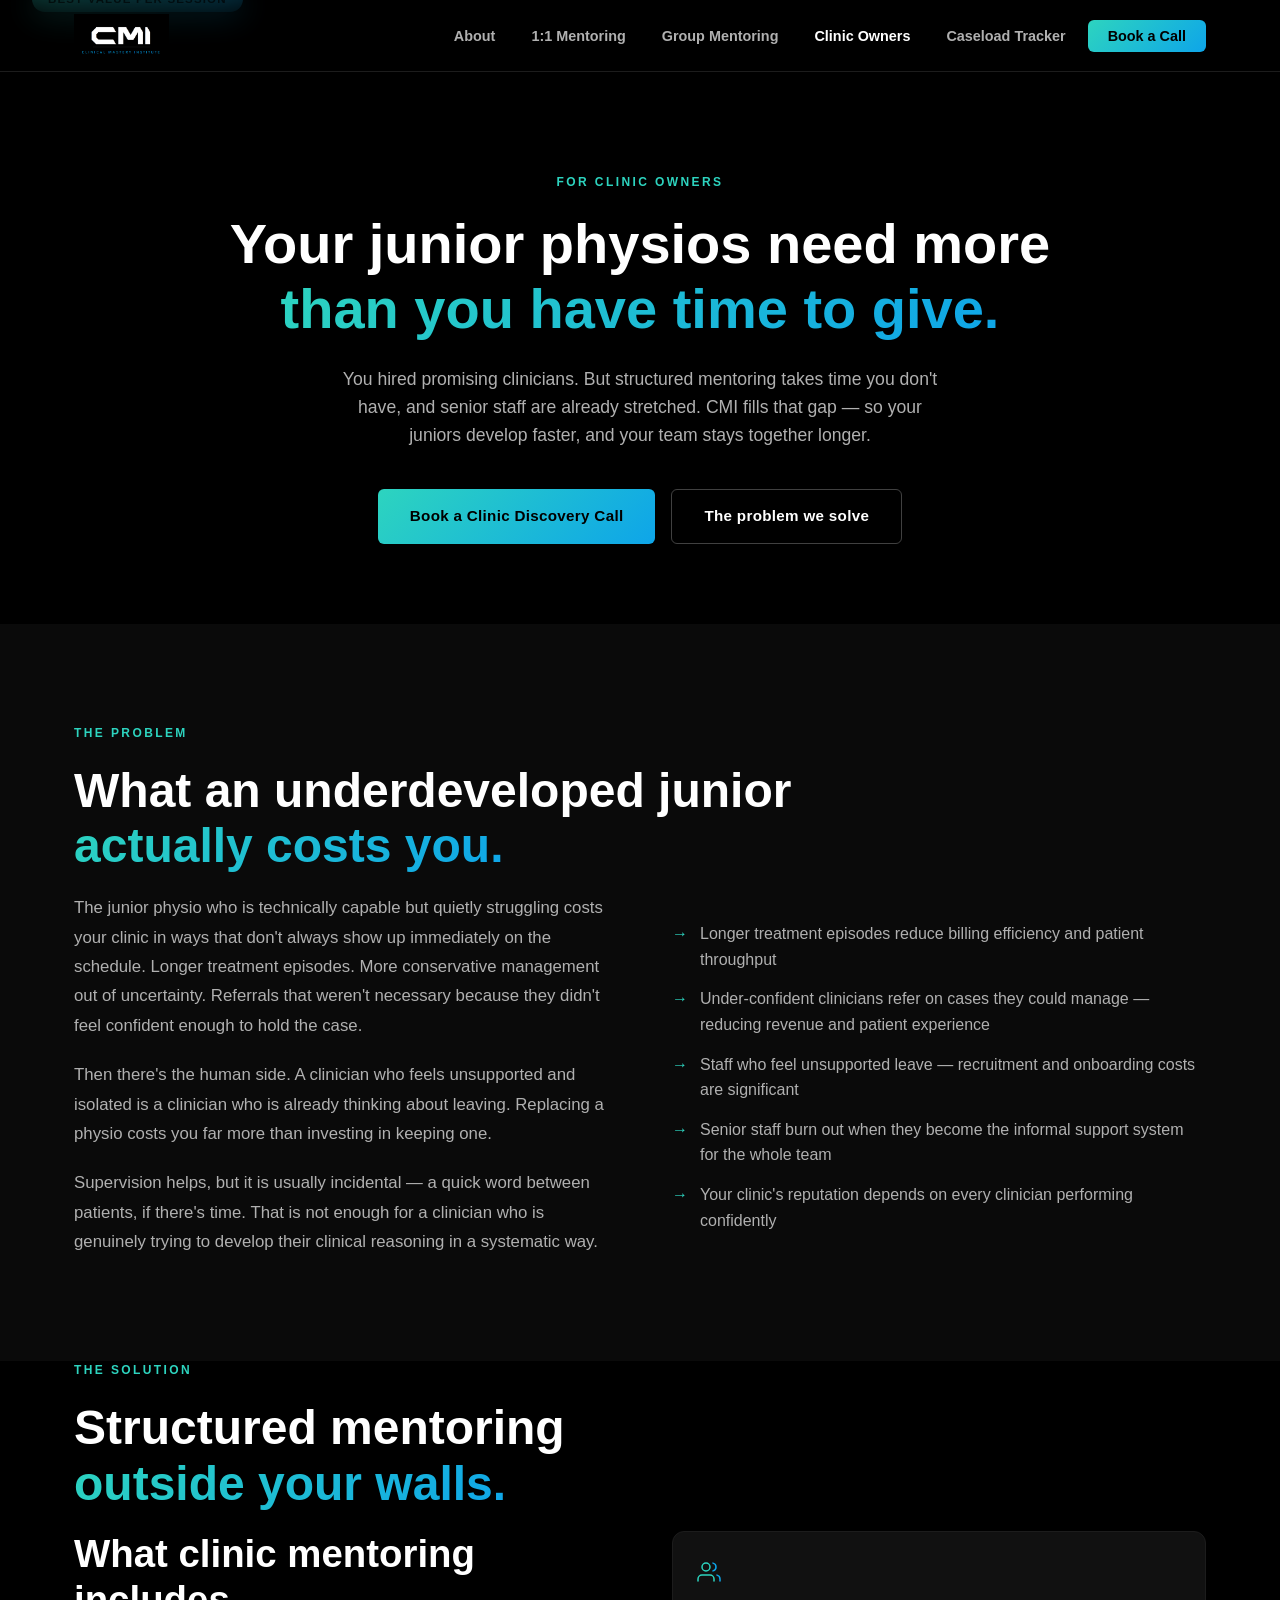
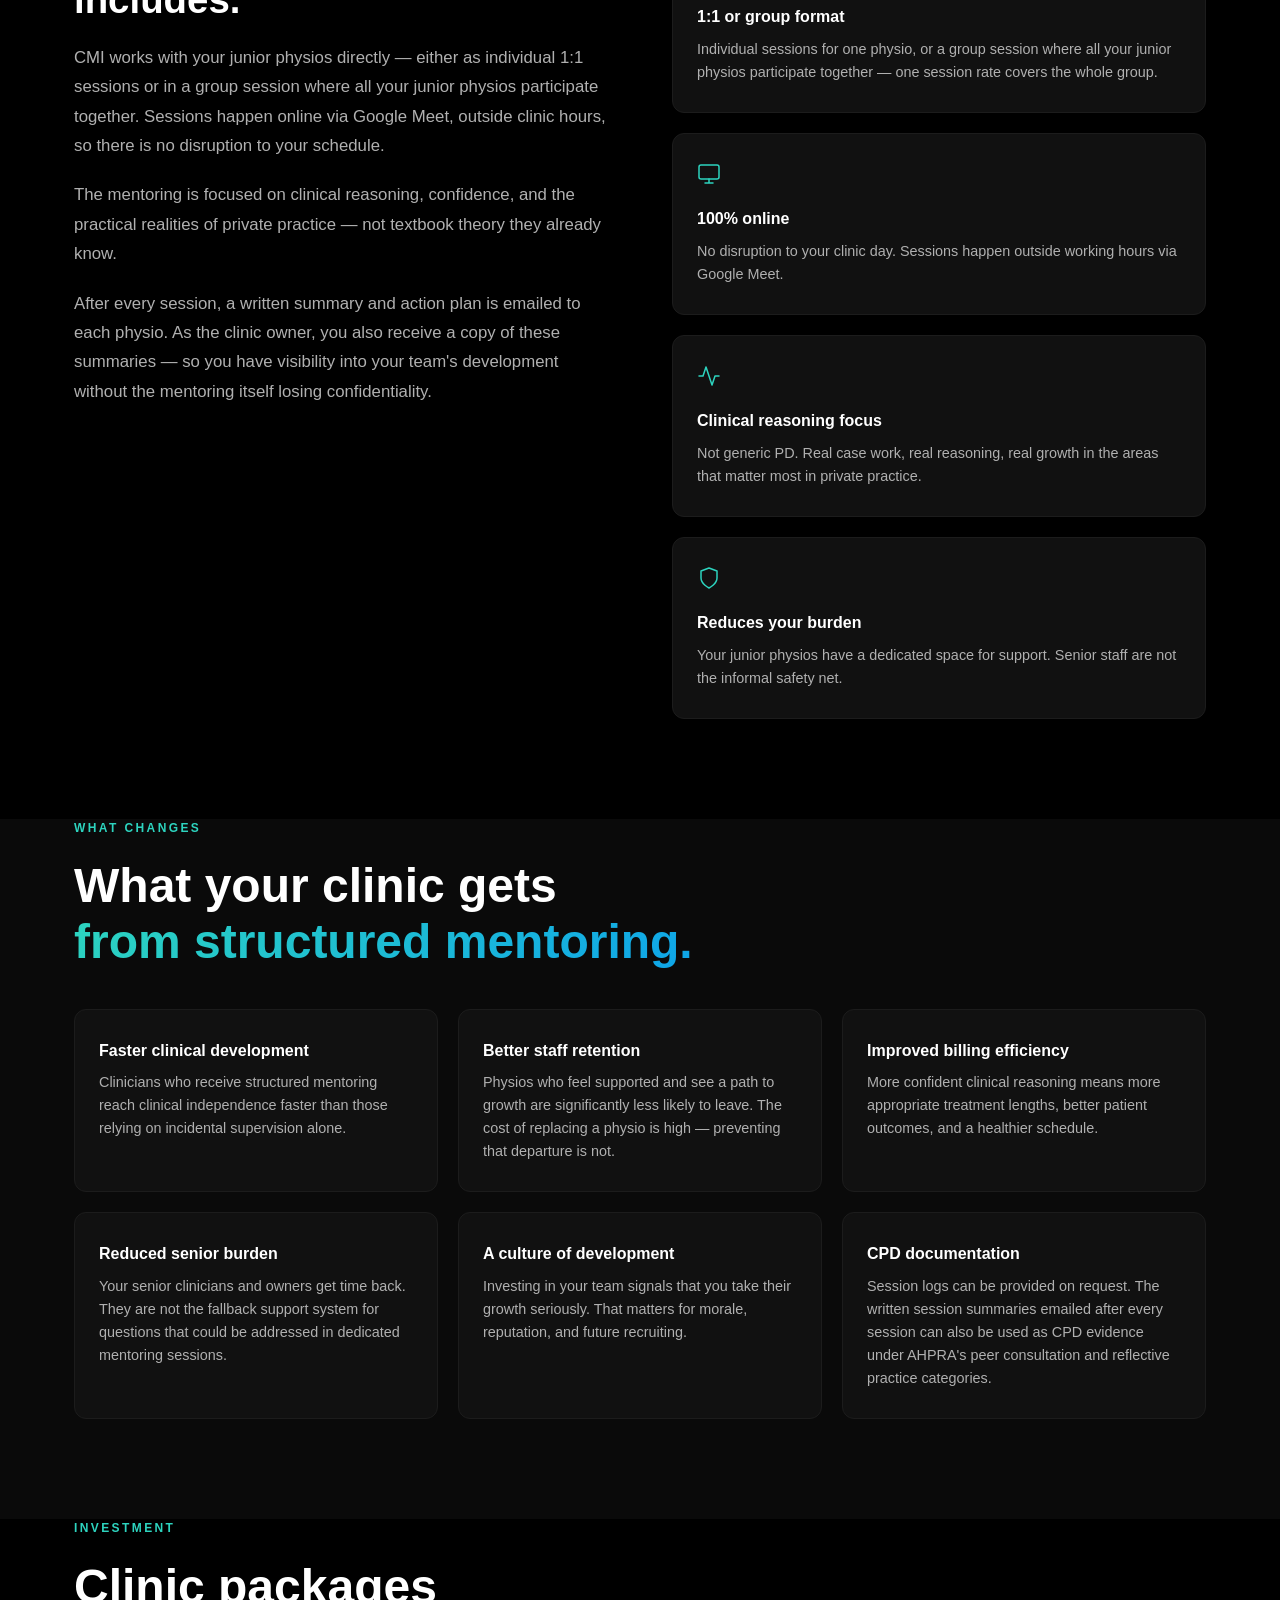
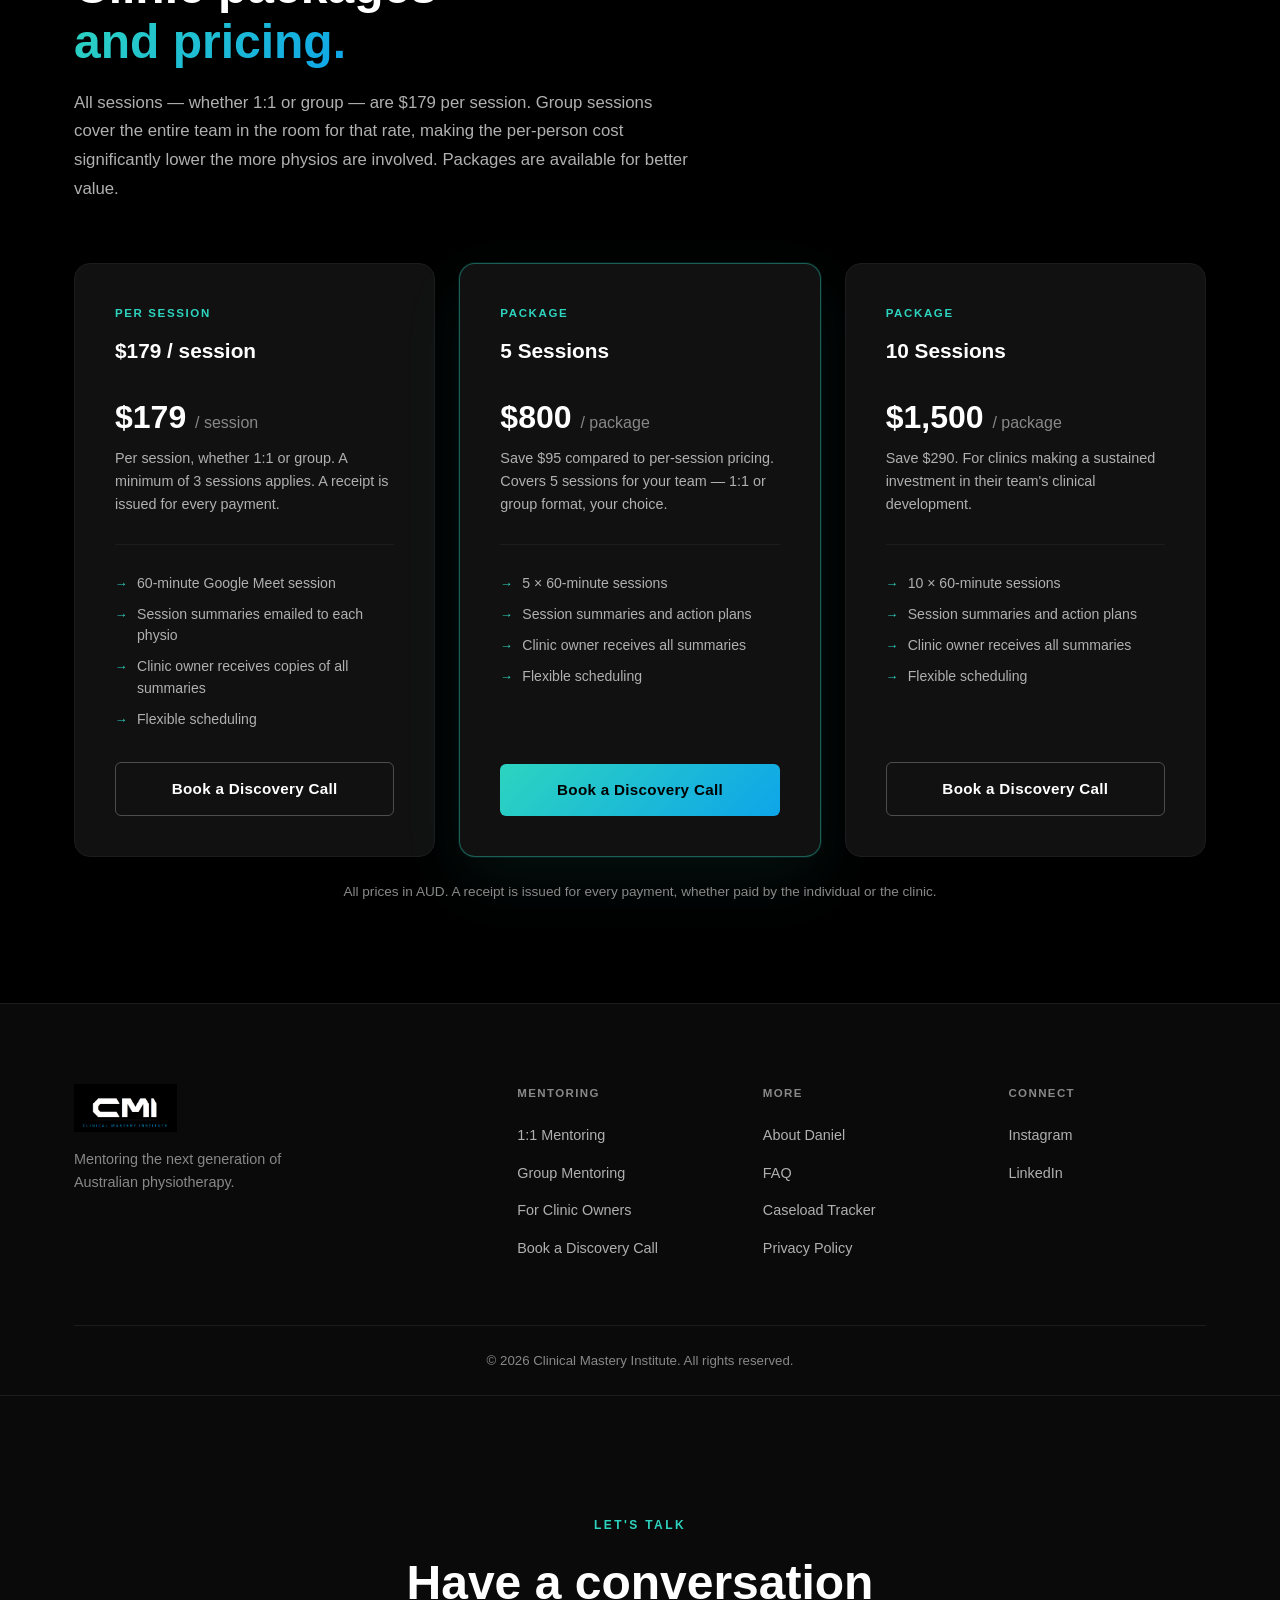
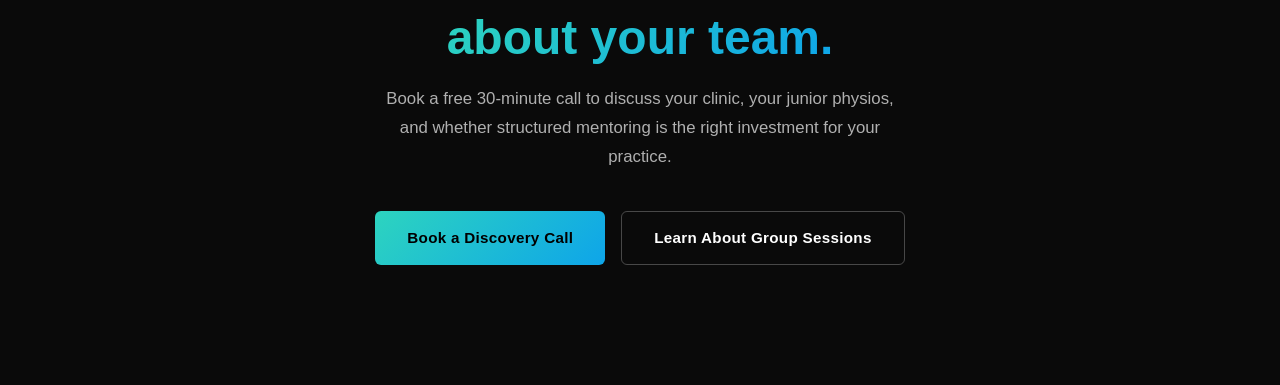
<file: for-clinic-owners/index.html>
<!DOCTYPE html>
<html lang="en-AU">
<head>
  <meta charset="UTF-8" />
  <meta name="viewport" content="width=device-width, initial-scale=1.0" />
  <title>Clinical Mentoring for Clinic Owners — Clinical Mastery Institute</title>
  <meta name="description" content="Structured clinical mentoring for the junior physios on your team. Fill the development gap, reduce your supervision burden, and build the clinicians you want to keep." />
  <link rel="canonical" href="https://clinicalmasteryinstitute.com.au/for-clinic-owners/" />
  <meta property="og:type"         content="website" />
  <meta property="og:site_name"    content="Clinical Mastery Institute" />
  <meta property="og:locale"       content="en_AU" />
  <meta property="og:title"        content="Clinical Mentoring for Clinic Owners — Clinical Mastery Institute" />
  <meta property="og:description"  content="Structured mentoring for the junior physios on your team. Fill the development gap and reduce your supervision burden." />
  <meta property="og:url"          content="https://clinicalmasteryinstitute.com.au/for-clinic-owners/" />
  <meta property="og:image"        content="https://clinicalmasteryinstitute.com.au/assets/og-image.jpg" />
  <meta property="og:image:width"  content="1200" />
  <meta property="og:image:height" content="630" />
  <meta name="twitter:card"        content="summary_large_image" />
  <meta name="twitter:title"       content="Clinical Mentoring for Clinic Owners — Clinical Mastery Institute" />
  <meta name="twitter:description" content="Structured mentoring for the junior physios on your team." />
  <meta name="twitter:image"       content="https://clinicalmasteryinstitute.com.au/assets/og-image.jpg" />
  <link rel="icon" href="/favicon.ico" sizes="32x32" />
  <link rel="icon" href="/favicon-32x32.png" type="image/png" sizes="32x32" />
  <link rel="apple-touch-icon" href="/apple-touch-icon.png" />
  <link rel="manifest" href="/site.webmanifest" />
  <meta name="theme-color" content="#2DD4BF" />
  <link rel="stylesheet" href="/style.css" />
</head>
<body>

  <a href="#main-content" class="skip-link">Skip to main content</a>

  <main id="main-content">

    <div class="page-hero">
      <div class="container">
        <div class="section-label">For Clinic Owners</div>
        <h1>Your junior physios need more<br /><span class="gradient-text">than you have time to give.</span></h1>
        <p class="hero-sub">You hired promising clinicians. But structured mentoring takes time you don't have, and senior staff are already stretched. CMI fills that gap — so your juniors develop faster, and your team stays together longer.</p>
        <div class="hero-actions">
          <a href="/book/" class="btn btn-primary" data-track-book="clinics-hero">Book a Clinic Discovery Call</a>
          <a href="#the-problem" class="btn btn-outline">The problem we solve</a>
        </div>
      </div>
    </div>

    <!-- The problem -->
    <section class="content-section bg-soft" id="the-problem">
      <div class="container">
        <div class="section-label">The problem</div>
        <h2 class="section-title">What an underdeveloped junior<br /><span class="gradient-text">actually costs you.</span></h2>
        <div class="two-col">
          <div class="content-body">
            <p>The junior physio who is technically capable but quietly struggling costs your clinic in ways that don't always show up immediately on the schedule. Longer treatment episodes. More conservative management out of uncertainty. Referrals that weren't necessary because they didn't feel confident enough to hold the case.</p>
            <p>Then there's the human side. A clinician who feels unsupported and isolated is a clinician who is already thinking about leaving. Replacing a physio costs you far more than investing in keeping one.</p>
            <p>Supervision helps, but it is usually incidental — a quick word between patients, if there's time. That is not enough for a clinician who is genuinely trying to develop their clinical reasoning in a systematic way.</p>
          </div>
          <div class="content-body">
            <ul class="feature-list-lg">
              <li>Longer treatment episodes reduce billing efficiency and patient throughput</li>
              <li>Under-confident clinicians refer on cases they could manage — reducing revenue and patient experience</li>
              <li>Staff who feel unsupported leave — recruitment and onboarding costs are significant</li>
              <li>Senior staff burn out when they become the informal support system for the whole team</li>
              <li>Your clinic's reputation depends on every clinician performing confidently</li>
            </ul>
          </div>
        </div>
      </div>
    </section>

    <!-- The solution -->
    <section class="content-section" id="how-it-works">
      <div class="container">
        <div class="section-label">The solution</div>
        <h2 class="section-title">Structured mentoring<br /><span class="gradient-text">outside your walls.</span></h2>
        <div class="two-col">
          <div class="content-body">
            <h2>What clinic mentoring includes.</h2>
            <p>CMI works with your junior physios directly — either as individual 1:1 sessions or in a group session where all your junior physios participate together. Sessions happen online via Google Meet, outside clinic hours, so there is no disruption to your schedule.</p>
            <p>The mentoring is focused on clinical reasoning, confidence, and the practical realities of private practice — not textbook theory they already know.</p>
            <p>After every session, a written summary and action plan is emailed to each physio. As the clinic owner, you also receive a copy of these summaries — so you have visibility into your team's development without the mentoring itself losing confidentiality.</p>
          </div>
          <div class="content-body">
            <div class="feature-card-grid" style="margin-top:0">
              <div class="feature-card">
                <div class="feature-card-icon" aria-hidden="true">
                  <svg width="24" height="24" viewBox="0 0 24 24" fill="none"><path d="M17 21v-2a4 4 0 0 0-4-4H5a4 4 0 0 0-4 4v2" stroke="#2DD4BF" stroke-width="1.5" stroke-linecap="round"/><circle cx="9" cy="7" r="4" stroke="#2DD4BF" stroke-width="1.5"/><path d="M23 21v-2a4 4 0 0 0-3-3.87M16 3.13a4 4 0 0 1 0 7.75" stroke="#0EA5E9" stroke-width="1.5" stroke-linecap="round"/></svg>
                </div>
                <h3>1:1 or group format</h3>
                <p>Individual sessions for one physio, or a group session where all your junior physios participate together — one session rate covers the whole group.</p>
              </div>
              <div class="feature-card">
                <div class="feature-card-icon" aria-hidden="true">
                  <svg width="24" height="24" viewBox="0 0 24 24" fill="none"><rect x="2" y="3" width="20" height="14" rx="2" stroke="#2DD4BF" stroke-width="1.5"/><path d="M8 21h8M12 17v4" stroke="#2DD4BF" stroke-width="1.5" stroke-linecap="round"/></svg>
                </div>
                <h3>100% online</h3>
                <p>No disruption to your clinic day. Sessions happen outside working hours via Google Meet.</p>
              </div>
              <div class="feature-card">
                <div class="feature-card-icon" aria-hidden="true">
                  <svg width="24" height="24" viewBox="0 0 24 24" fill="none"><path d="M22 12h-4l-3 9L9 3l-3 9H2" stroke="#2DD4BF" stroke-width="1.5" stroke-linecap="round" stroke-linejoin="round"/></svg>
                </div>
                <h3>Clinical reasoning focus</h3>
                <p>Not generic PD. Real case work, real reasoning, real growth in the areas that matter most in private practice.</p>
              </div>
              <div class="feature-card">
                <div class="feature-card-icon" aria-hidden="true">
                  <svg width="24" height="24" viewBox="0 0 24 24" fill="none"><path d="M12 22s8-4 8-10V5l-8-3-8 3v7c0 6 8 10 8 10z" stroke="#2DD4BF" stroke-width="1.5" stroke-linejoin="round"/></svg>
                </div>
                <h3>Reduces your burden</h3>
                <p>Your junior physios have a dedicated space for support. Senior staff are not the informal safety net.</p>
              </div>
            </div>
          </div>
        </div>
      </div>
    </section>

    <!-- Outcomes -->
    <section class="content-section bg-soft" id="outcomes">
      <div class="container">
        <div class="section-label">What changes</div>
        <h2 class="section-title">What your clinic gets<br /><span class="gradient-text">from structured mentoring.</span></h2>
        <div class="feature-card-grid">
          <div class="feature-card">
            <h3>Faster clinical development</h3>
            <p>Clinicians who receive structured mentoring reach clinical independence faster than those relying on incidental supervision alone.</p>
          </div>
          <div class="feature-card">
            <h3>Better staff retention</h3>
            <p>Physios who feel supported and see a path to growth are significantly less likely to leave. The cost of replacing a physio is high — preventing that departure is not.</p>
          </div>
          <div class="feature-card">
            <h3>Improved billing efficiency</h3>
            <p>More confident clinical reasoning means more appropriate treatment lengths, better patient outcomes, and a healthier schedule.</p>
          </div>
          <div class="feature-card">
            <h3>Reduced senior burden</h3>
            <p>Your senior clinicians and owners get time back. They are not the fallback support system for questions that could be addressed in dedicated mentoring sessions.</p>
          </div>
          <div class="feature-card">
            <h3>A culture of development</h3>
            <p>Investing in your team signals that you take their growth seriously. That matters for morale, reputation, and future recruiting.</p>
          </div>
          <div class="feature-card">
            <h3>CPD documentation</h3>
            <p>Session logs can be provided on request. The written session summaries emailed after every session can also be used as CPD evidence under AHPRA's peer consultation and reflective practice categories.</p>
          </div>
        </div>
      </div>
    </section>

    <!-- Pricing -->
    <section class="content-section" id="pricing">
      <div class="container">
        <div class="section-label">Investment</div>
        <h2 class="section-title">Clinic packages<br /><span class="gradient-text">and pricing.</span></h2>
        <p class="section-sub">All sessions — whether 1:1 or group — are $179 per session. Group sessions cover the entire team in the room for that rate, making the per-person cost significantly lower the more physios are involved. Packages are available for better value.</p>
        <div class="pricing-grid">

          <div class="pricing-card">
            <div class="pricing-label">Per session</div>
            <h3>$179 / session</h3>
            <div class="pricing-price">$179 <span>/ session</span></div>
            <p class="pricing-desc">Per session, whether 1:1 or group. A minimum of 3 sessions applies. A receipt is issued for every payment.</p>
            <ul class="service-features">
              <li>60-minute Google Meet session</li>
              <li>Session summaries emailed to each physio</li>
              <li>Clinic owner receives copies of all summaries</li>
              <li>Flexible scheduling</li>
            </ul>
            <a href="/book/" class="btn btn-outline btn-full" data-track-book="clinics-pricing-single">Book a Discovery Call</a>
          </div>

          <div class="pricing-card featured">
            <div class="service-badge">Best value per session</div>
            <div class="pricing-label">Package</div>
            <h3>5 Sessions</h3>
            <div class="pricing-price">$800 <span>/ package</span></div>
            <p class="pricing-desc">Save $95 compared to per-session pricing. Covers 5 sessions for your team — 1:1 or group format, your choice.</p>
            <ul class="service-features">
              <li>5 × 60-minute sessions</li>
              <li>Session summaries and action plans</li>
              <li>Clinic owner receives all summaries</li>
              <li>Flexible scheduling</li>
            </ul>
            <a href="/book/" class="btn btn-primary btn-full" data-track-book="clinics-pricing-5pack">Book a Discovery Call</a>
          </div>

          <div class="pricing-card">
            <div class="pricing-label">Package</div>
            <h3>10 Sessions</h3>
            <div class="pricing-price">$1,500 <span>/ package</span></div>
            <p class="pricing-desc">Save $290. For clinics making a sustained investment in their team's clinical development.</p>
            <ul class="service-features">
              <li>10 × 60-minute sessions</li>
              <li>Session summaries and action plans</li>
              <li>Clinic owner receives all summaries</li>
              <li>Flexible scheduling</li>
            </ul>
            <a href="/book/" class="btn btn-outline btn-full" data-track-book="clinics-pricing-10pack">Book a Discovery Call</a>
          </div>

        </div>
        <p style="text-align:center;color:var(--gray-mid);font-size:0.85rem;margin-top:24px">All prices in AUD. A receipt is issued for every payment, whether paid by the individual or the clinic.</p>
      </div>
    </section>

  </main>

  <section class="cta-section">
    <div class="container">
      <div class="section-label">Let's Talk</div>
      <h2>Have a conversation<br /><span class="gradient-text">about your team.</span></h2>
      <p>Book a free 30-minute call to discuss your clinic, your junior physios, and whether structured mentoring is the right investment for your practice.</p>
      <div class="hero-actions">
        <a href="/book/" class="btn btn-primary" data-track-book="clinics-cta">Book a Discovery Call</a>
        <a href="/group-mentoring/" class="btn btn-outline">Learn About Group Sessions</a>
      </div>
    </div>
  </section>

  <script src="/components.js"></script>
  <script src="/script.js"></script>
</body>
</html>
</file>
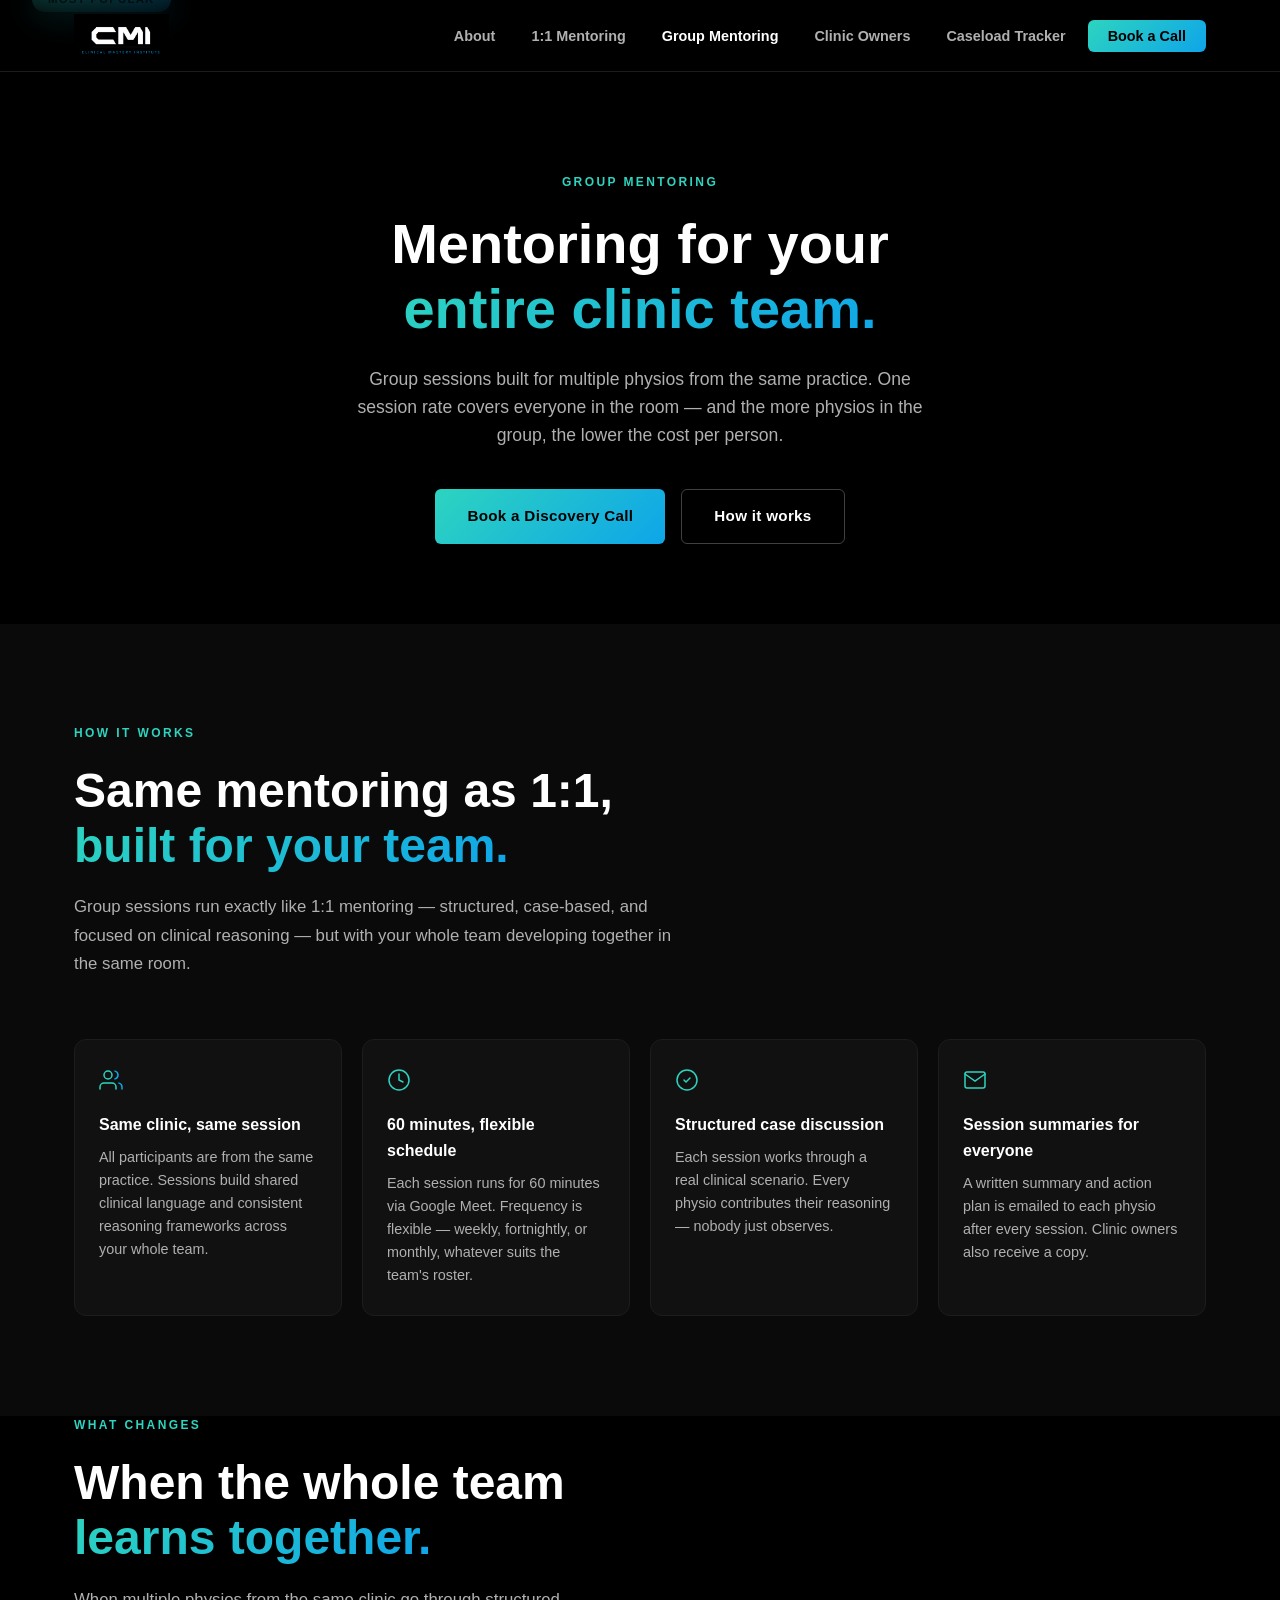
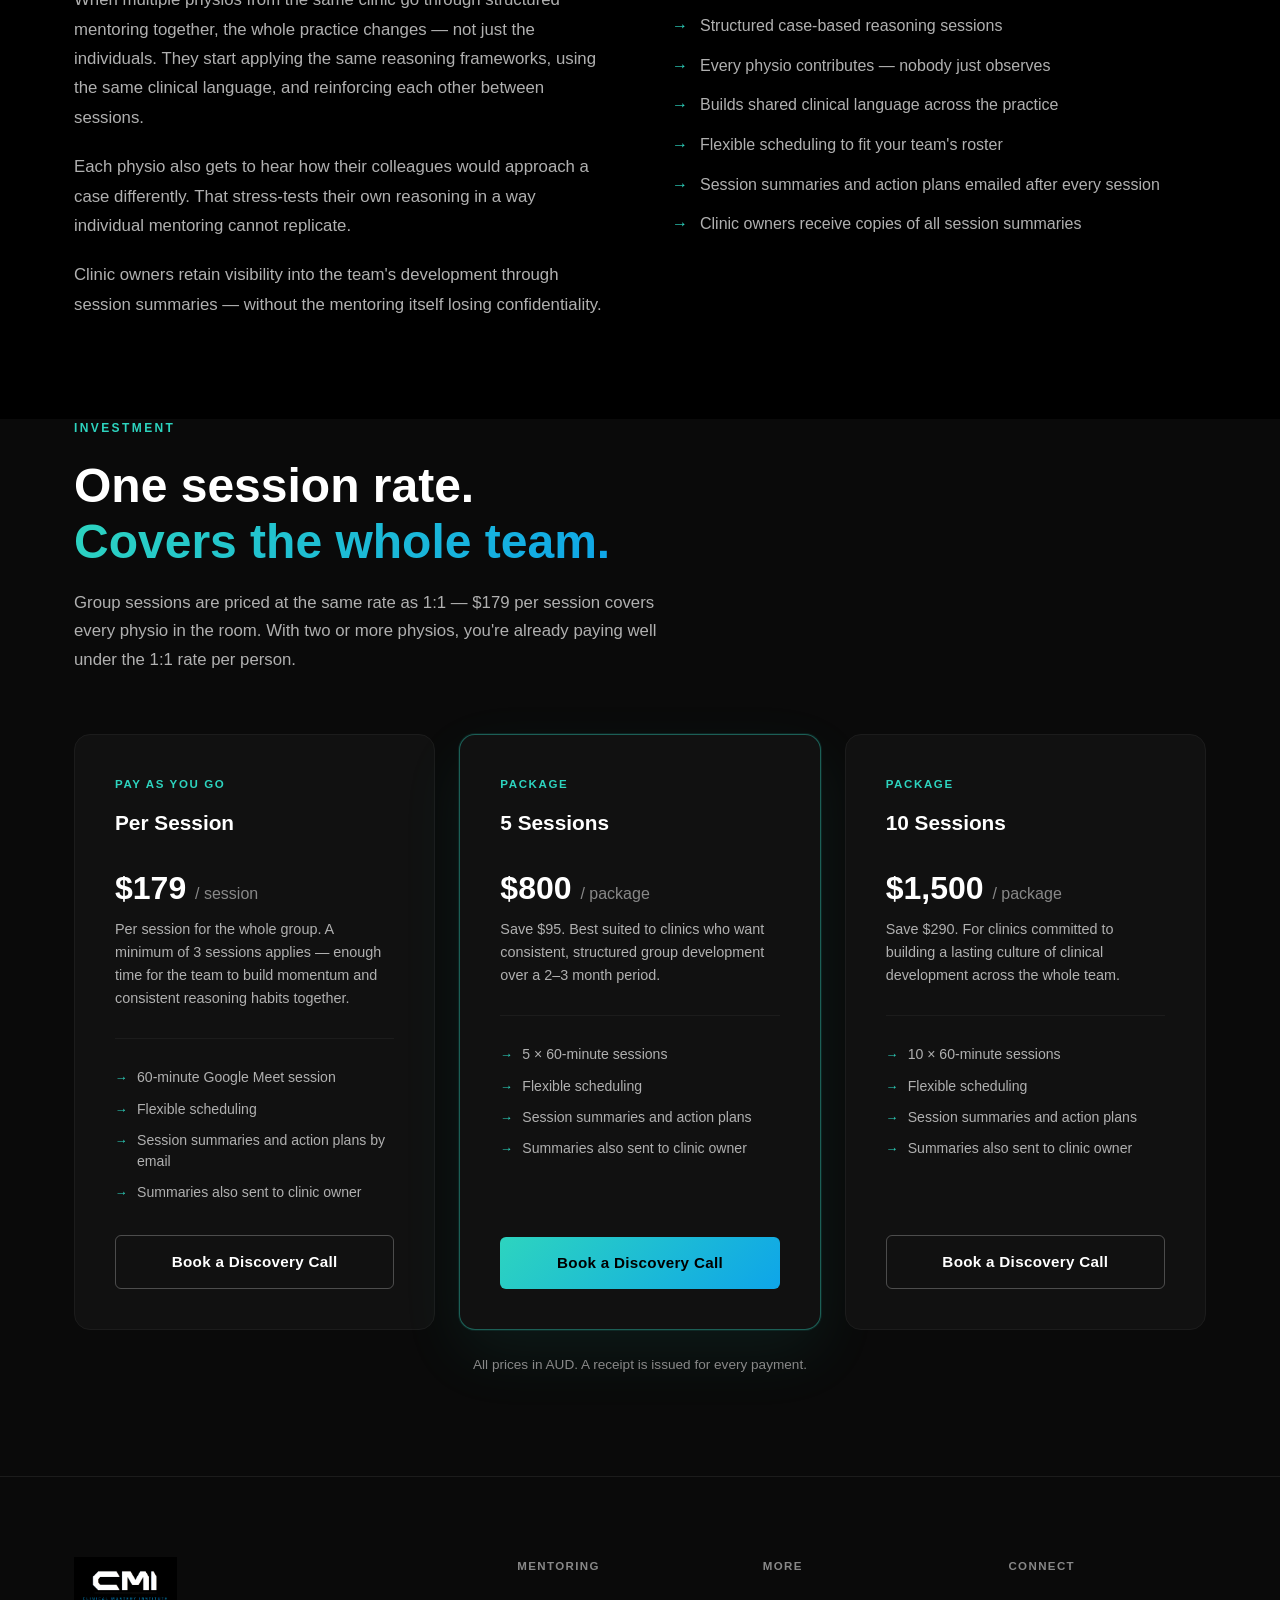
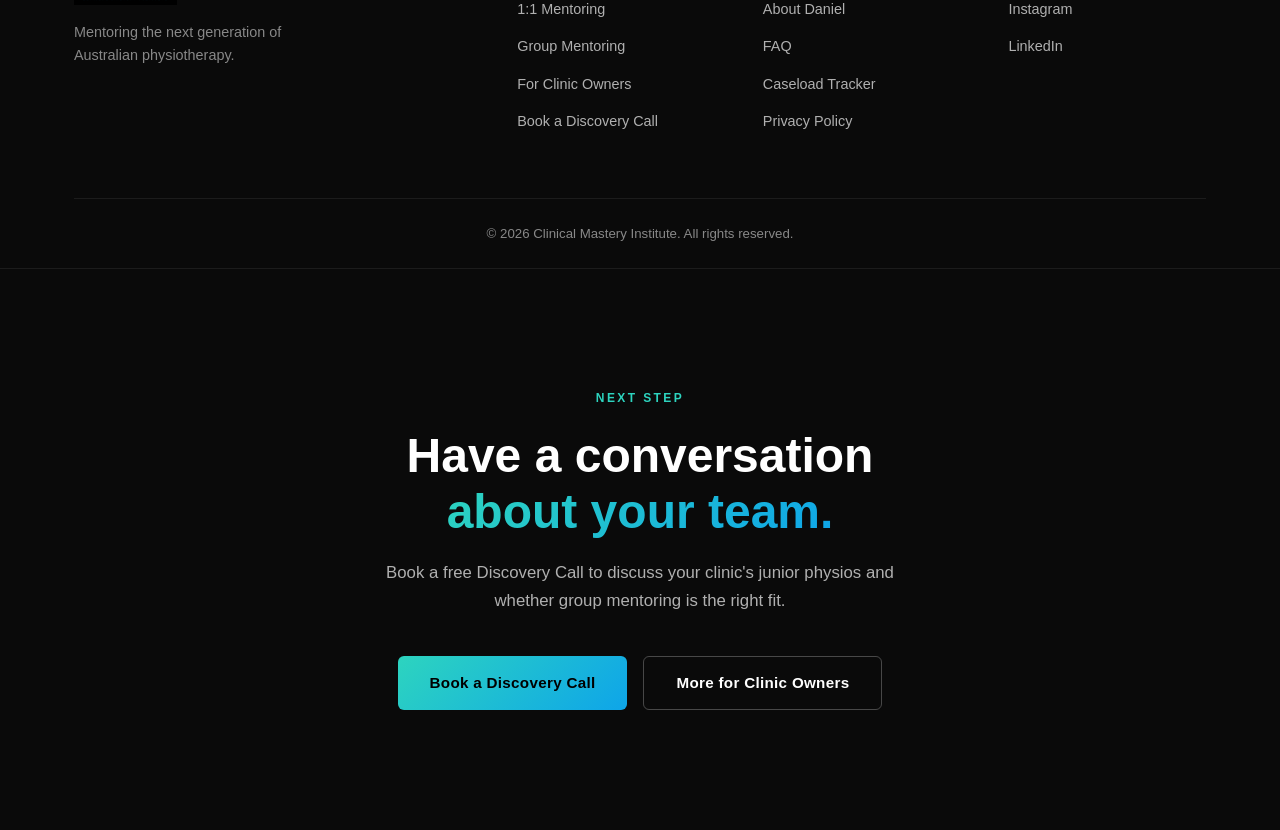
<file: group-mentoring/index.html>
<!DOCTYPE html>
<html lang="en-AU">
<head>
  <meta charset="UTF-8" />
  <meta name="viewport" content="width=device-width, initial-scale=1.0" />
  <title>Group Mentoring for Clinic Teams — Clinical Mastery Institute</title>
  <meta name="description" content="Group clinical mentoring for multiple physios from the same practice. One session rate covers the whole team — consistent mentoring that builds shared clinical language across your clinic." />
  <link rel="canonical" href="https://clinicalmasteryinstitute.com.au/group-mentoring/" />
  <meta property="og:type"         content="website" />
  <meta property="og:site_name"    content="Clinical Mastery Institute" />
  <meta property="og:locale"       content="en_AU" />
  <meta property="og:title"        content="Group Mentoring for Clinic Teams — Clinical Mastery Institute" />
  <meta property="og:description"  content="Group clinical mentoring for multiple physios from the same practice. One session rate covers the whole team." />
  <meta property="og:url"          content="https://clinicalmasteryinstitute.com.au/group-mentoring/" />
  <meta property="og:image"        content="https://clinicalmasteryinstitute.com.au/assets/og-image.jpg" />
  <meta property="og:image:width"  content="1200" />
  <meta property="og:image:height" content="630" />
  <meta name="twitter:card"        content="summary_large_image" />
  <meta name="twitter:title"       content="Group Mentoring for Clinic Teams — Clinical Mastery Institute" />
  <meta name="twitter:description" content="Group clinical mentoring for multiple physios from the same practice." />
  <meta name="twitter:image"       content="https://clinicalmasteryinstitute.com.au/assets/og-image.jpg" />
  <link rel="icon" href="/favicon.ico" sizes="32x32" />
  <link rel="icon" href="/favicon-32x32.png" type="image/png" sizes="32x32" />
  <link rel="apple-touch-icon" href="/apple-touch-icon.png" />
  <link rel="manifest" href="/site.webmanifest" />
  <meta name="theme-color" content="#2DD4BF" />
  <link rel="stylesheet" href="/style.css" />
  <script type="application/ld+json">
  {
    "@context": "https://schema.org",
    "@type": "Service",
    "name": "Group Clinical Mentoring",
    "description": "Group online mentoring sessions for early-career private practice physiotherapists from the same clinic, across Australia.",
    "provider": { "@id": "https://clinicalmasteryinstitute.com.au/#organisation" },
    "areaServed": { "@type": "Country", "name": "Australia" },
    "url": "https://clinicalmasteryinstitute.com.au/group-mentoring/"
  }
  </script>
</head>
<body>

  <a href="#main-content" class="skip-link">Skip to main content</a>

  <main id="main-content">

    <div class="page-hero">
      <div class="container">
        <div class="section-label">Group Mentoring</div>
        <h1>Mentoring for your<br /><span class="gradient-text">entire clinic team.</span></h1>
        <p class="hero-sub">Group sessions built for multiple physios from the same practice. One session rate covers everyone in the room — and the more physios in the group, the lower the cost per person.</p>
        <div class="hero-actions">
          <a href="/book/" class="btn btn-primary" data-track-book="group-hero">Book a Discovery Call</a>
          <a href="#how-groups-work" class="btn btn-outline">How it works</a>
        </div>
      </div>
    </div>

    <!-- How it works -->
    <section class="content-section bg-soft" id="how-groups-work">
      <div class="container">
        <div class="section-label">How it works</div>
        <h2 class="section-title">Same mentoring as 1:1,<br /><span class="gradient-text">built for your team.</span></h2>
        <p class="section-sub">Group sessions run exactly like 1:1 mentoring — structured, case-based, and focused on clinical reasoning — but with your whole team developing together in the same room.</p>
        <div class="feature-card-grid">
          <div class="feature-card">
            <div class="feature-card-icon" aria-hidden="true">
              <svg width="24" height="24" viewBox="0 0 24 24" fill="none"><path d="M17 21v-2a4 4 0 0 0-4-4H5a4 4 0 0 0-4 4v2" stroke="#2DD4BF" stroke-width="1.5" stroke-linecap="round"/><circle cx="9" cy="7" r="4" stroke="#2DD4BF" stroke-width="1.5"/><path d="M23 21v-2a4 4 0 0 0-3-3.87M16 3.13a4 4 0 0 1 0 7.75" stroke="#0EA5E9" stroke-width="1.5" stroke-linecap="round"/></svg>
            </div>
            <h3>Same clinic, same session</h3>
            <p>All participants are from the same practice. Sessions build shared clinical language and consistent reasoning frameworks across your whole team.</p>
          </div>
          <div class="feature-card">
            <div class="feature-card-icon" aria-hidden="true">
              <svg width="24" height="24" viewBox="0 0 24 24" fill="none"><circle cx="12" cy="12" r="10" stroke="#2DD4BF" stroke-width="1.5"/><path d="M12 6v6l4 2" stroke="#2DD4BF" stroke-width="1.5" stroke-linecap="round"/></svg>
            </div>
            <h3>60 minutes, flexible schedule</h3>
            <p>Each session runs for 60 minutes via Google Meet. Frequency is flexible — weekly, fortnightly, or monthly, whatever suits the team's roster.</p>
          </div>
          <div class="feature-card">
            <div class="feature-card-icon" aria-hidden="true">
              <svg width="24" height="24" viewBox="0 0 24 24" fill="none"><path d="M9 12l2 2 4-4" stroke="#2DD4BF" stroke-width="1.5" stroke-linecap="round" stroke-linejoin="round"/><path d="M12 22c5.523 0 10-4.477 10-10S17.523 2 12 2 2 6.477 2 12s4.477 10 10 10z" stroke="#2DD4BF" stroke-width="1.5"/></svg>
            </div>
            <h3>Structured case discussion</h3>
            <p>Each session works through a real clinical scenario. Every physio contributes their reasoning — nobody just observes.</p>
          </div>
          <div class="feature-card">
            <div class="feature-card-icon" aria-hidden="true">
              <svg width="24" height="24" viewBox="0 0 24 24" fill="none"><path d="M4 4h16c1.1 0 2 .9 2 2v12c0 1.1-.9 2-2 2H4c-1.1 0-2-.9-2-2V6c0-1.1.9-2 2-2z" stroke="#2DD4BF" stroke-width="1.5" stroke-linejoin="round"/><path d="M22 6l-10 7L2 6" stroke="#2DD4BF" stroke-width="1.5" stroke-linecap="round"/></svg>
            </div>
            <h3>Session summaries for everyone</h3>
            <p>A written summary and action plan is emailed to each physio after every session. Clinic owners also receive a copy.</p>
          </div>
        </div>
      </div>
    </section>

    <!-- What you get -->
    <section class="content-section" id="what-you-get">
      <div class="container">
        <div class="section-label">What changes</div>
        <h2 class="section-title">When the whole team<br /><span class="gradient-text">learns together.</span></h2>
        <div class="two-col">
          <div class="content-body">
            <p>When multiple physios from the same clinic go through structured mentoring together, the whole practice changes — not just the individuals. They start applying the same reasoning frameworks, using the same clinical language, and reinforcing each other between sessions.</p>
            <p>Each physio also gets to hear how their colleagues would approach a case differently. That stress-tests their own reasoning in a way individual mentoring cannot replicate.</p>
            <p>Clinic owners retain visibility into the team's development through session summaries — without the mentoring itself losing confidentiality.</p>
          </div>
          <div class="content-body">
            <ul class="feature-list-lg">
              <li>Structured case-based reasoning sessions</li>
              <li>Every physio contributes — nobody just observes</li>
              <li>Builds shared clinical language across the practice</li>
              <li>Flexible scheduling to fit your team's roster</li>
              <li>Session summaries and action plans emailed after every session</li>
              <li>Clinic owners receive copies of all session summaries</li>
            </ul>
          </div>
        </div>
      </div>
    </section>

    <!-- Pricing -->
    <section class="content-section bg-soft" id="pricing">
      <div class="container">
        <div class="section-label">Investment</div>
        <h2 class="section-title">One session rate.<br /><span class="gradient-text">Covers the whole team.</span></h2>
        <p class="section-sub">Group sessions are priced at the same rate as 1:1 — $179 per session covers every physio in the room. With two or more physios, you're already paying well under the 1:1 rate per person.</p>
        <div class="pricing-grid">

          <div class="pricing-card">
            <div class="pricing-label">Pay as you go</div>
            <h3>Per Session</h3>
            <div class="pricing-price">$179 <span>/ session</span></div>
            <p class="pricing-desc">Per session for the whole group. A minimum of 3 sessions applies — enough time for the team to build momentum and consistent reasoning habits together.</p>
            <ul class="service-features">
              <li>60-minute Google Meet session</li>
              <li>Flexible scheduling</li>
              <li>Session summaries and action plans by email</li>
              <li>Summaries also sent to clinic owner</li>
            </ul>
            <a href="/book/" class="btn btn-outline btn-full" data-track-book="group-pricing-single">Book a Discovery Call</a>
          </div>

          <div class="pricing-card featured">
            <div class="service-badge">Most popular</div>
            <div class="pricing-label">Package</div>
            <h3>5 Sessions</h3>
            <div class="pricing-price">$800 <span>/ package</span></div>
            <p class="pricing-desc">Save $95. Best suited to clinics who want consistent, structured group development over a 2–3 month period.</p>
            <ul class="service-features">
              <li>5 × 60-minute sessions</li>
              <li>Flexible scheduling</li>
              <li>Session summaries and action plans</li>
              <li>Summaries also sent to clinic owner</li>
            </ul>
            <a href="/book/" class="btn btn-primary btn-full" data-track-book="group-pricing-5pack">Book a Discovery Call</a>
          </div>

          <div class="pricing-card">
            <div class="pricing-label">Package</div>
            <h3>10 Sessions</h3>
            <div class="pricing-price">$1,500 <span>/ package</span></div>
            <p class="pricing-desc">Save $290. For clinics committed to building a lasting culture of clinical development across the whole team.</p>
            <ul class="service-features">
              <li>10 × 60-minute sessions</li>
              <li>Flexible scheduling</li>
              <li>Session summaries and action plans</li>
              <li>Summaries also sent to clinic owner</li>
            </ul>
            <a href="/book/" class="btn btn-outline btn-full" data-track-book="group-pricing-10pack">Book a Discovery Call</a>
          </div>

        </div>
        <p style="text-align:center;color:var(--gray-mid);font-size:0.85rem;margin-top:24px">All prices in AUD. A receipt is issued for every payment.</p>
      </div>
    </section>

  </main>

  <section class="cta-section">
    <div class="container">
      <div class="section-label">Next Step</div>
      <h2>Have a conversation<br /><span class="gradient-text">about your team.</span></h2>
      <p>Book a free Discovery Call to discuss your clinic's junior physios and whether group mentoring is the right fit.</p>
      <div class="hero-actions">
        <a href="/book/" class="btn btn-primary" data-track-book="group-cta">Book a Discovery Call</a>
        <a href="/for-clinic-owners/" class="btn btn-outline">More for Clinic Owners</a>
      </div>
    </div>
  </section>

  <script src="/components.js"></script>
  <script src="/script.js"></script>
</body>
</html>
</file>
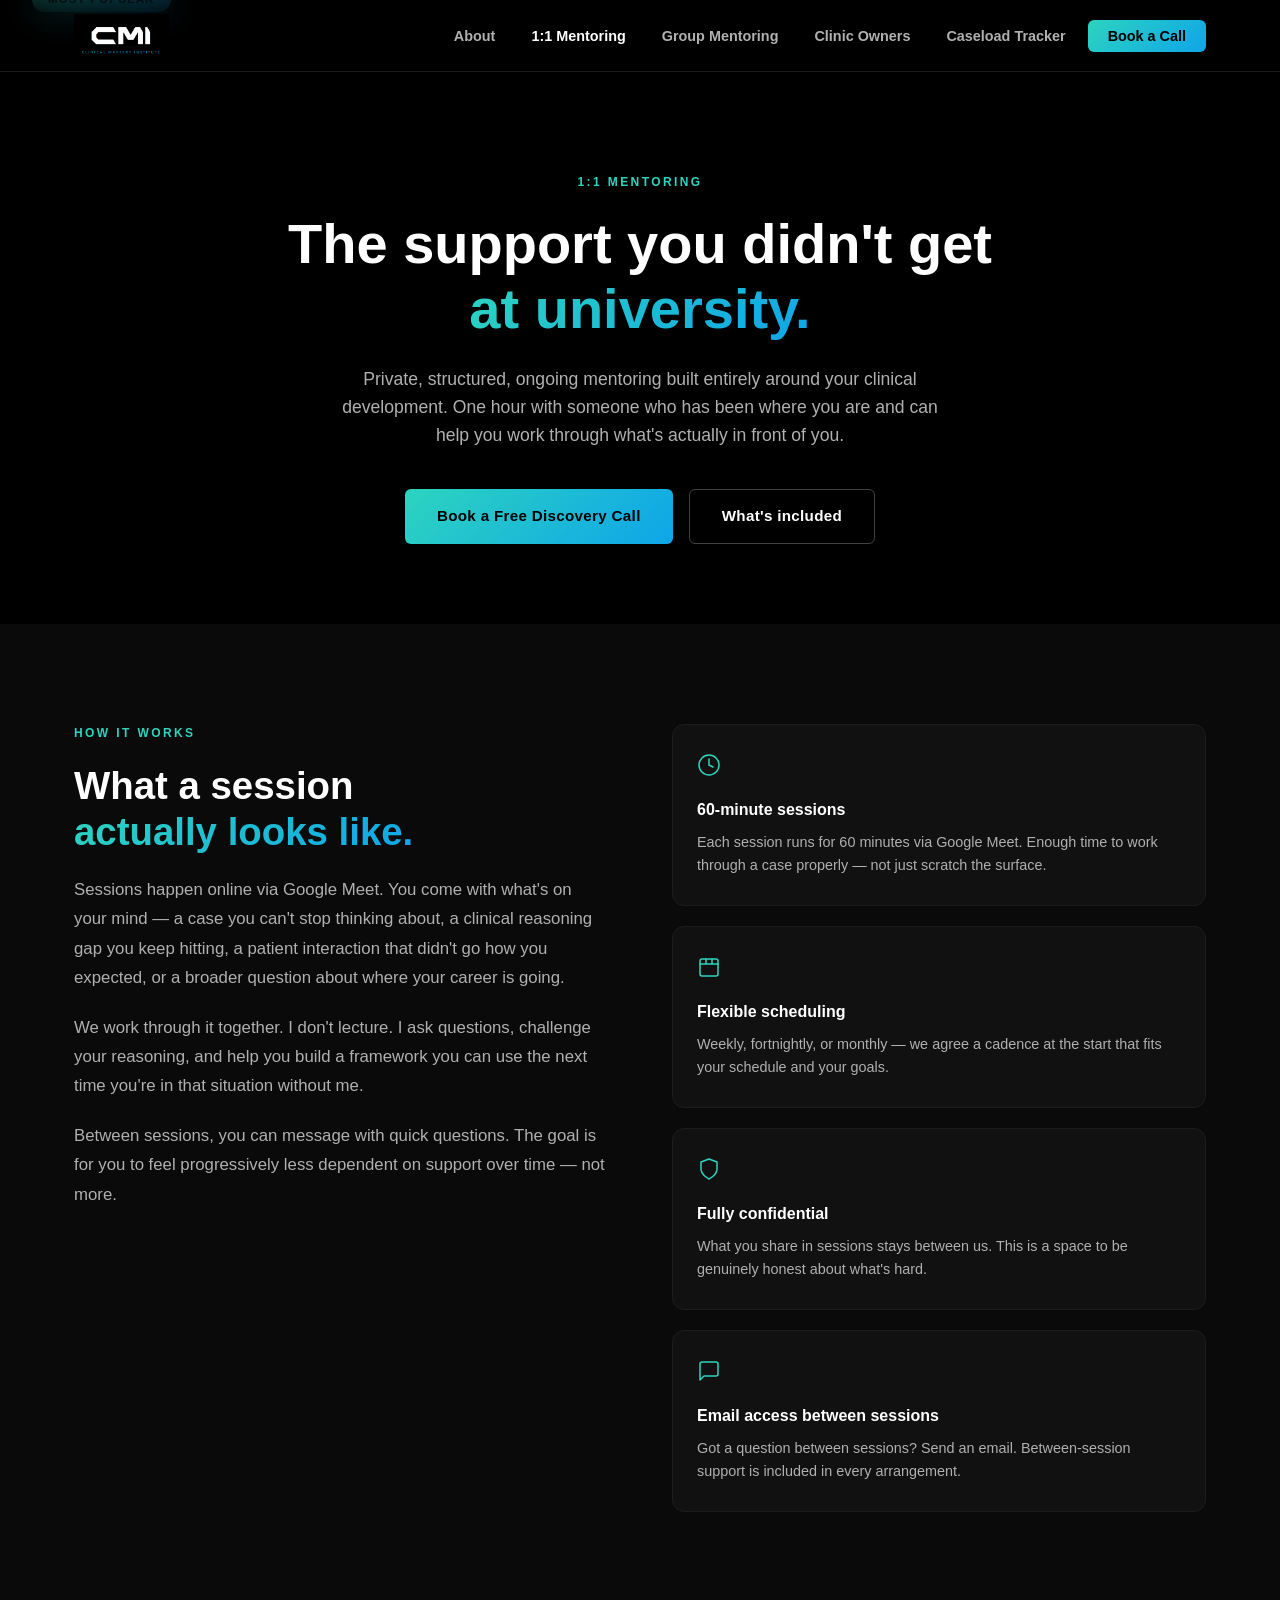
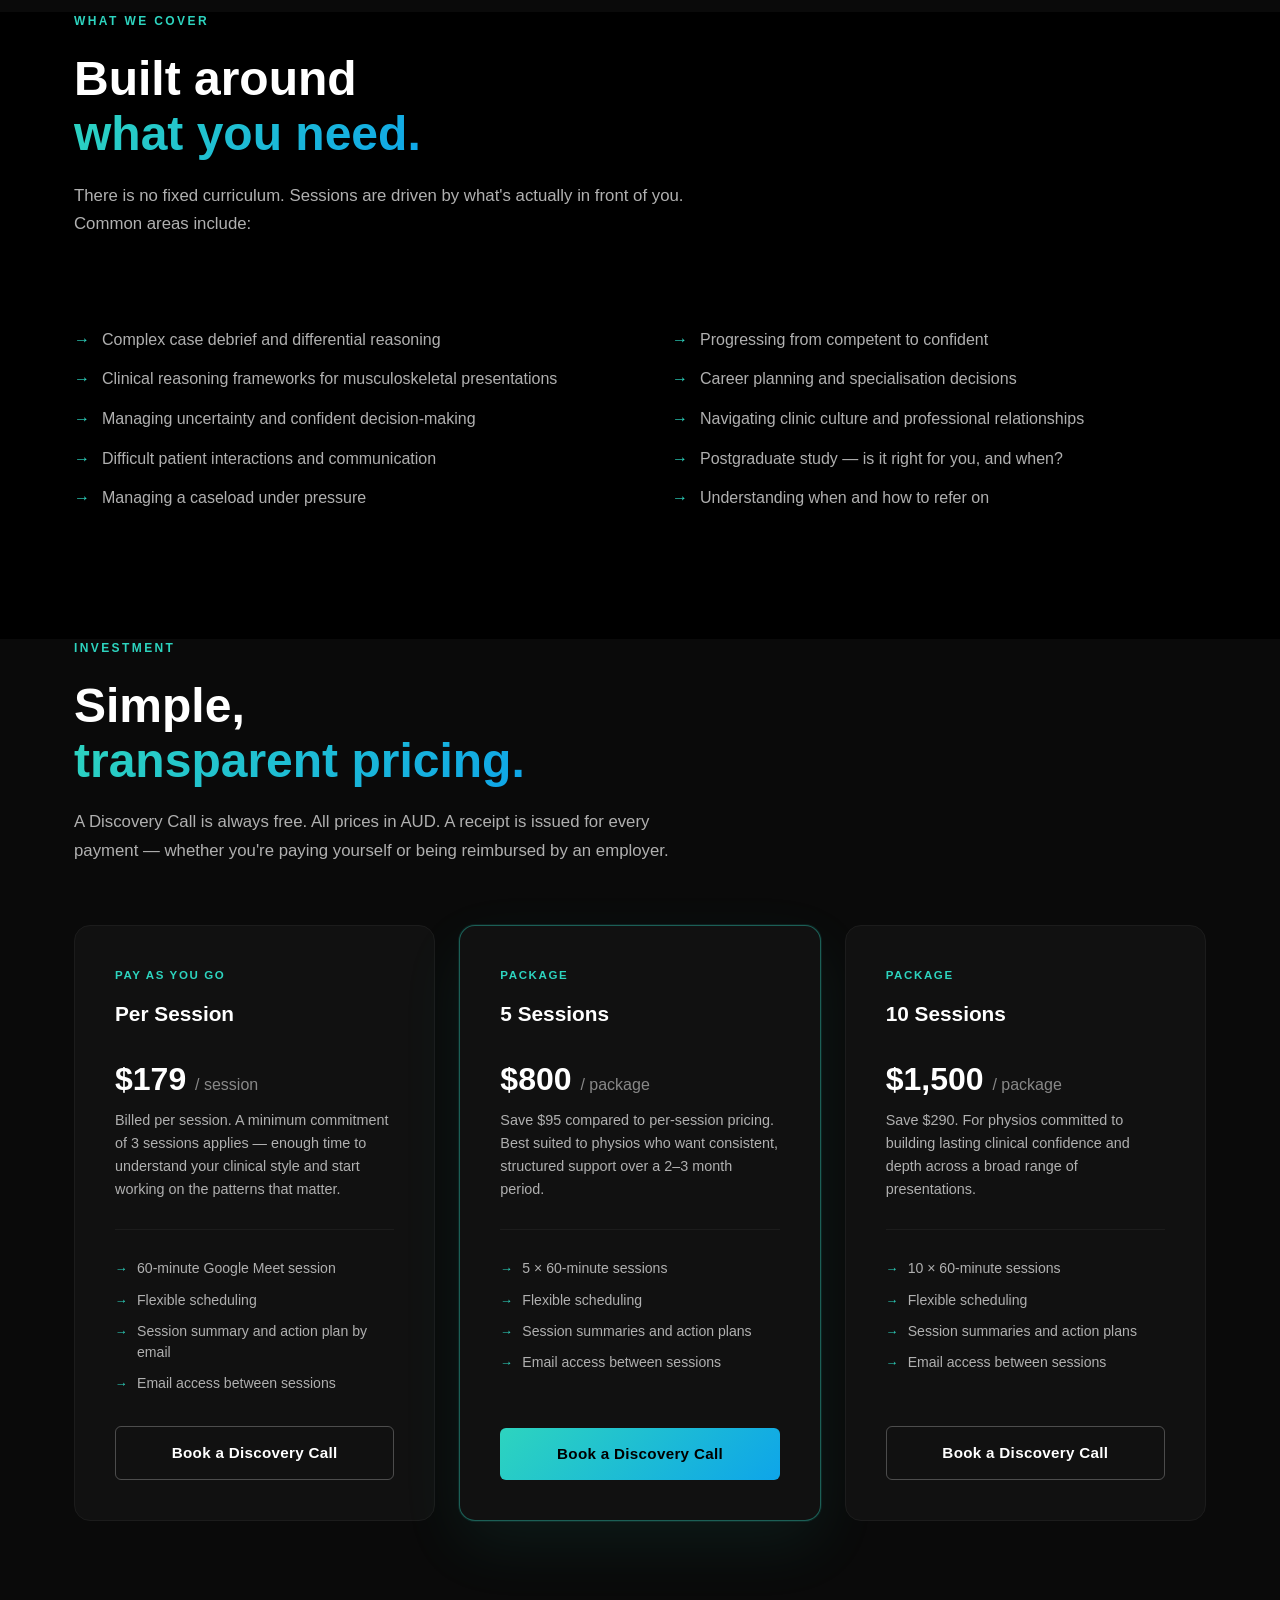
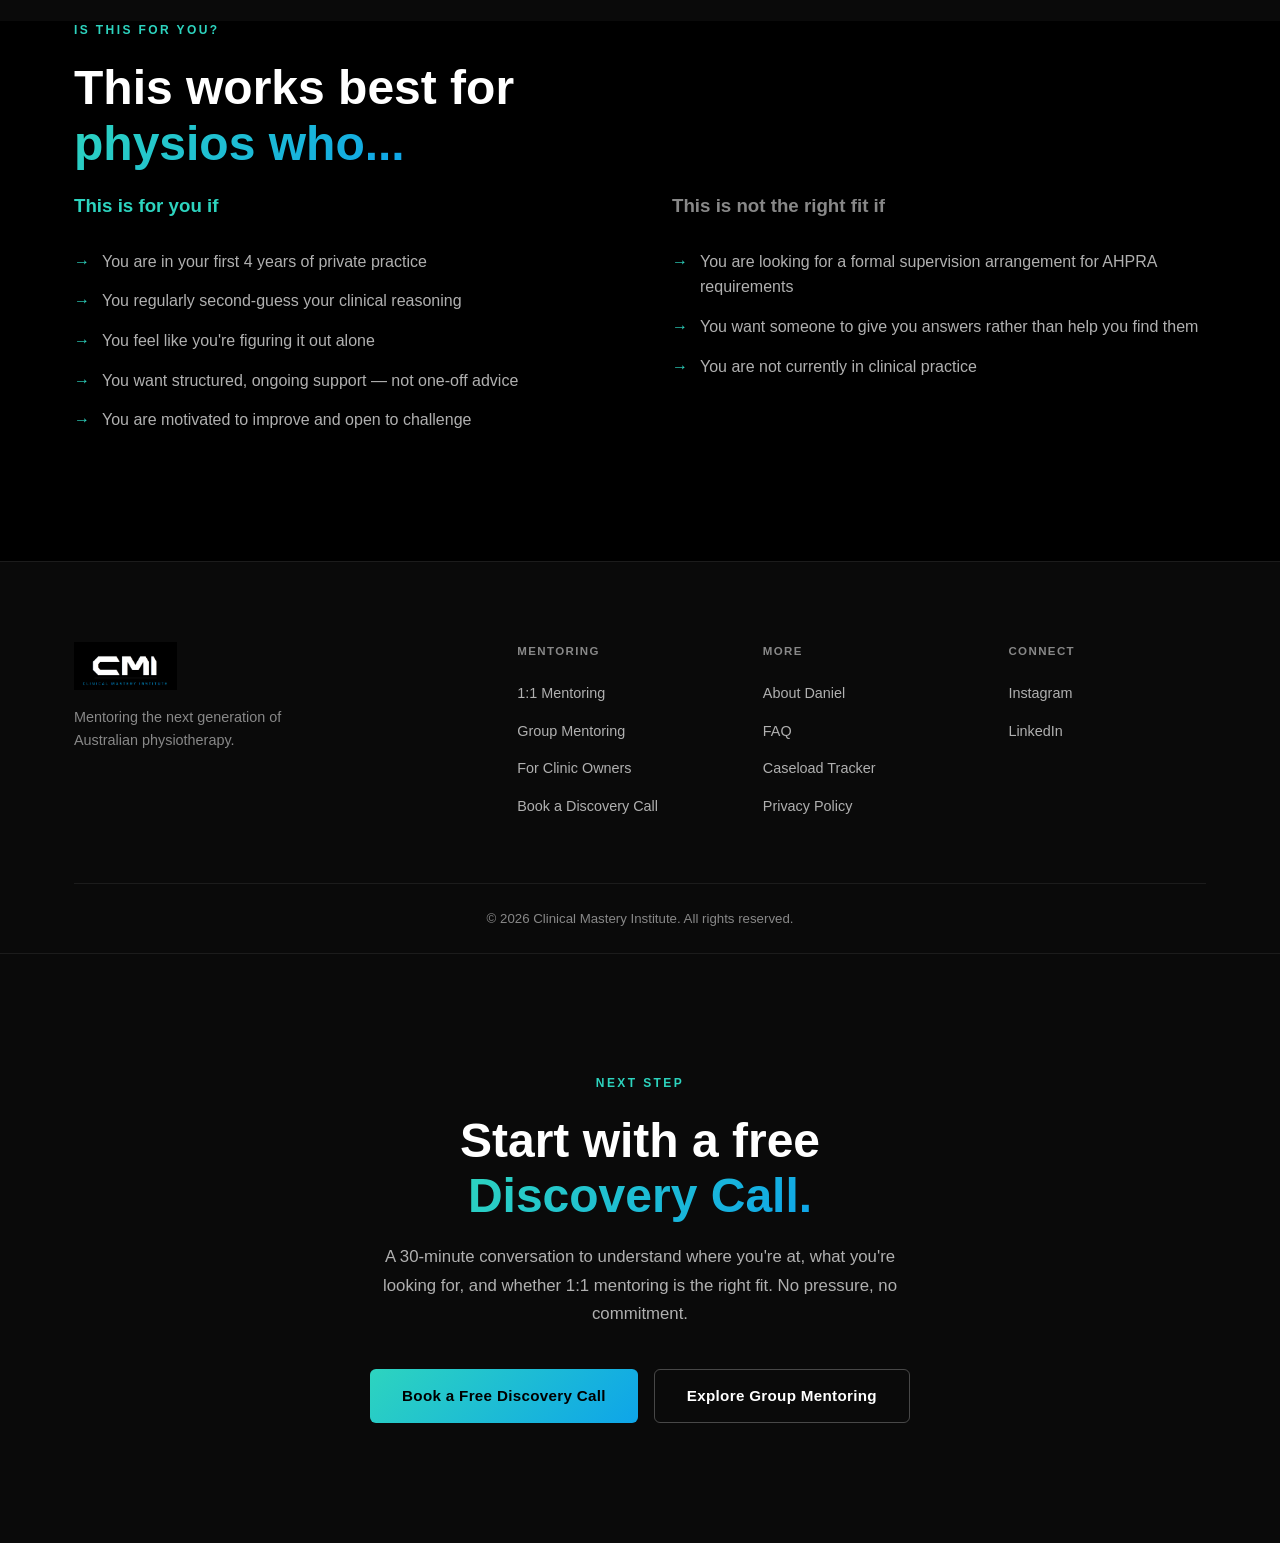
<file: mentoring/index.html>
<!DOCTYPE html>
<html lang="en-AU">
<head>
  <meta charset="UTF-8" />
  <meta name="viewport" content="width=device-width, initial-scale=1.0" />
  <title>1:1 Clinical Mentoring — Clinical Mastery Institute</title>
  <meta name="description" content="Dedicated one-on-one online clinical mentoring for early-career Australian physiotherapists. Work through cases, build clinical reasoning, and get the support you didn't get at uni." />
  <link rel="canonical" href="https://clinicalmasteryinstitute.com.au/mentoring/" />
  <meta property="og:type"         content="website" />
  <meta property="og:site_name"    content="Clinical Mastery Institute" />
  <meta property="og:locale"       content="en_AU" />
  <meta property="og:title"        content="1:1 Clinical Mentoring — Clinical Mastery Institute" />
  <meta property="og:description"  content="Dedicated one-on-one online clinical mentoring for early-career Australian physiotherapists." />
  <meta property="og:url"          content="https://clinicalmasteryinstitute.com.au/mentoring/" />
  <meta property="og:image"        content="https://clinicalmasteryinstitute.com.au/assets/og-image.jpg" />
  <meta property="og:image:width"  content="1200" />
  <meta property="og:image:height" content="630" />
  <meta name="twitter:card"        content="summary_large_image" />
  <meta name="twitter:title"       content="1:1 Clinical Mentoring — Clinical Mastery Institute" />
  <meta name="twitter:description" content="One-on-one online mentoring for early-career Australian physiotherapists." />
  <meta name="twitter:image"       content="https://clinicalmasteryinstitute.com.au/assets/og-image.jpg" />
  <link rel="icon" href="/favicon.ico" sizes="32x32" />
  <link rel="icon" href="/favicon-32x32.png" type="image/png" sizes="32x32" />
  <link rel="apple-touch-icon" href="/apple-touch-icon.png" />
  <link rel="manifest" href="/site.webmanifest" />
  <meta name="theme-color" content="#2DD4BF" />
  <link rel="stylesheet" href="/style.css" />
  <script type="application/ld+json">
  {
    "@context": "https://schema.org",
    "@type": "Service",
    "name": "1:1 Clinical Mentoring",
    "description": "Dedicated one-on-one online clinical mentoring for early-career private practice physiotherapists across Australia.",
    "provider": { "@id": "https://clinicalmasteryinstitute.com.au/#organisation" },
    "areaServed": { "@type": "Country", "name": "Australia" },
    "url": "https://clinicalmasteryinstitute.com.au/mentoring/"
  }
  </script>
</head>
<body>

  <a href="#main-content" class="skip-link">Skip to main content</a>

  <main id="main-content">

    <div class="page-hero">
      <div class="container">
        <div class="section-label">1:1 Mentoring</div>
        <h1>The support you didn't get<br /><span class="gradient-text">at university.</span></h1>
        <p class="hero-sub">Private, structured, ongoing mentoring built entirely around your clinical development. One hour with someone who has been where you are and can help you work through what's actually in front of you.</p>
        <div class="hero-actions">
          <a href="/book/" class="btn btn-primary" data-track-book="mentoring-hero">Book a Free Discovery Call</a>
          <a href="#what-it-covers" class="btn btn-outline">What's included</a>
        </div>
      </div>
    </div>

    <!-- What it looks like -->
    <section class="content-section bg-soft" id="what-it-looks-like">
      <div class="container">
        <div class="two-col">
          <div class="content-body">
            <div class="section-label">How it works</div>
            <h2>What a session<br /><span class="gradient-text">actually looks like.</span></h2>
            <p>Sessions happen online via Google Meet. You come with what's on your mind — a case you can't stop thinking about, a clinical reasoning gap you keep hitting, a patient interaction that didn't go how you expected, or a broader question about where your career is going.</p>
            <p>We work through it together. I don't lecture. I ask questions, challenge your reasoning, and help you build a framework you can use the next time you're in that situation without me.</p>
            <p>Between sessions, you can message with quick questions. The goal is for you to feel progressively less dependent on support over time — not more.</p>
          </div>
          <div class="content-body">
            <div class="feature-card-grid" style="margin-top:0">
              <div class="feature-card">
                <div class="feature-card-icon" aria-hidden="true">
                  <svg width="24" height="24" viewBox="0 0 24 24" fill="none"><circle cx="12" cy="12" r="10" stroke="#2DD4BF" stroke-width="1.5"/><path d="M12 6v6l4 2" stroke="#2DD4BF" stroke-width="1.5" stroke-linecap="round"/></svg>
                </div>
                <h3>60-minute sessions</h3>
                <p>Each session runs for 60 minutes via Google Meet. Enough time to work through a case properly — not just scratch the surface.</p>
              </div>
              <div class="feature-card">
                <div class="feature-card-icon" aria-hidden="true">
                  <svg width="24" height="24" viewBox="0 0 24 24" fill="none"><rect x="3" y="4" width="18" height="17" rx="2" stroke="#2DD4BF" stroke-width="1.5"/><path d="M3 9h18M9 4v5M15 4v5" stroke="#2DD4BF" stroke-width="1.5" stroke-linecap="round"/></svg>
                </div>
                <h3>Flexible scheduling</h3>
                <p>Weekly, fortnightly, or monthly — we agree a cadence at the start that fits your schedule and your goals.</p>
              </div>
              <div class="feature-card">
                <div class="feature-card-icon" aria-hidden="true">
                  <svg width="24" height="24" viewBox="0 0 24 24" fill="none"><path d="M12 22s8-4 8-10V5l-8-3-8 3v7c0 6 8 10 8 10z" stroke="#2DD4BF" stroke-width="1.5" stroke-linejoin="round"/></svg>
                </div>
                <h3>Fully confidential</h3>
                <p>What you share in sessions stays between us. This is a space to be genuinely honest about what's hard.</p>
              </div>
              <div class="feature-card">
                <div class="feature-card-icon" aria-hidden="true">
                  <svg width="24" height="24" viewBox="0 0 24 24" fill="none"><path d="M21 15a2 2 0 0 1-2 2H7l-4 4V5a2 2 0 0 1 2-2h14a2 2 0 0 1 2 2z" stroke="#2DD4BF" stroke-width="1.5" stroke-linejoin="round"/></svg>
                </div>
                <h3>Email access between sessions</h3>
                <p>Got a question between sessions? Send an email. Between-session support is included in every arrangement.</p>
              </div>
            </div>
          </div>
        </div>
      </div>
    </section>

    <!-- What it covers -->
    <section class="content-section" id="what-it-covers">
      <div class="container">
        <div class="section-label">What we cover</div>
        <h2 class="section-title">Built around<br /><span class="gradient-text">what you need.</span></h2>
        <p class="section-sub">There is no fixed curriculum. Sessions are driven by what's actually in front of you. Common areas include:</p>
        <div class="two-col" style="margin-top:0">
          <ul class="feature-list-lg">
            <li>Complex case debrief and differential reasoning</li>
            <li>Clinical reasoning frameworks for musculoskeletal presentations</li>
            <li>Managing uncertainty and confident decision-making</li>
            <li>Difficult patient interactions and communication</li>
            <li>Managing a caseload under pressure</li>
          </ul>
          <ul class="feature-list-lg">
            <li>Progressing from competent to confident</li>
            <li>Career planning and specialisation decisions</li>
            <li>Navigating clinic culture and professional relationships</li>
            <li>Postgraduate study — is it right for you, and when?</li>
            <li>Understanding when and how to refer on</li>
          </ul>
        </div>
      </div>
    </section>

    <!-- Pricing -->
    <section class="content-section bg-soft" id="pricing">
      <div class="container">
        <div class="section-label">Investment</div>
        <h2 class="section-title">Simple,<br /><span class="gradient-text">transparent pricing.</span></h2>
        <p class="section-sub">A Discovery Call is always free. All prices in AUD. A receipt is issued for every payment — whether you're paying yourself or being reimbursed by an employer.</p>
        <div class="pricing-grid">

          <div class="pricing-card">
            <div class="pricing-label">Pay as you go</div>
            <h3>Per Session</h3>
            <div class="pricing-price">$179 <span>/ session</span></div>
            <p class="pricing-desc">Billed per session. A minimum commitment of 3 sessions applies — enough time to understand your clinical style and start working on the patterns that matter.</p>
            <ul class="service-features">
              <li>60-minute Google Meet session</li>
              <li>Flexible scheduling</li>
              <li>Session summary and action plan by email</li>
              <li>Email access between sessions</li>
            </ul>
            <a href="/book/" class="btn btn-outline btn-full" data-track-book="mentoring-pricing-single">Book a Discovery Call</a>
          </div>

          <div class="pricing-card featured">
            <div class="service-badge">Most popular</div>
            <div class="pricing-label">Package</div>
            <h3>5 Sessions</h3>
            <div class="pricing-price">$800 <span>/ package</span></div>
            <p class="pricing-desc">Save $95 compared to per-session pricing. Best suited to physios who want consistent, structured support over a 2–3 month period.</p>
            <ul class="service-features">
              <li>5 × 60-minute sessions</li>
              <li>Flexible scheduling</li>
              <li>Session summaries and action plans</li>
              <li>Email access between sessions</li>
            </ul>
            <a href="/book/" class="btn btn-primary btn-full" data-track-book="mentoring-pricing-5pack">Book a Discovery Call</a>
          </div>

          <div class="pricing-card">
            <div class="pricing-label">Package</div>
            <h3>10 Sessions</h3>
            <div class="pricing-price">$1,500 <span>/ package</span></div>
            <p class="pricing-desc">Save $290. For physios committed to building lasting clinical confidence and depth across a broad range of presentations.</p>
            <ul class="service-features">
              <li>10 × 60-minute sessions</li>
              <li>Flexible scheduling</li>
              <li>Session summaries and action plans</li>
              <li>Email access between sessions</li>
            </ul>
            <a href="/book/" class="btn btn-outline btn-full" data-track-book="mentoring-pricing-10pack">Book a Discovery Call</a>
          </div>

        </div>
      </div>
    </section>

    <!-- Who it suits -->
    <section class="content-section" id="who-it-suits">
      <div class="container">
        <div class="section-label">Is this for you?</div>
        <h2 class="section-title">This works best for<br /><span class="gradient-text">physios who...</span></h2>
        <div class="two-col">
          <div class="content-body">
            <h3 style="color:var(--teal);margin-bottom:16px">This is for you if</h3>
            <ul class="feature-list-lg">
              <li>You are in your first 4 years of private practice</li>
              <li>You regularly second-guess your clinical reasoning</li>
              <li>You feel like you're figuring it out alone</li>
              <li>You want structured, ongoing support — not one-off advice</li>
              <li>You are motivated to improve and open to challenge</li>
            </ul>
          </div>
          <div class="content-body">
            <h3 style="color:var(--gray-mid);margin-bottom:16px">This is not the right fit if</h3>
            <ul class="feature-list-lg">
              <li>You are looking for a formal supervision arrangement for AHPRA requirements</li>
              <li>You want someone to give you answers rather than help you find them</li>
              <li>You are not currently in clinical practice</li>
            </ul>
          </div>
        </div>
      </div>
    </section>

  </main>

  <section class="cta-section">
    <div class="container">
      <div class="section-label">Next Step</div>
      <h2>Start with a free<br /><span class="gradient-text">Discovery Call.</span></h2>
      <p>A 30-minute conversation to understand where you're at, what you're looking for, and whether 1:1 mentoring is the right fit. No pressure, no commitment.</p>
      <div class="hero-actions">
        <a href="/book/" class="btn btn-primary" data-track-book="mentoring-cta">Book a Free Discovery Call</a>
        <a href="/group-mentoring/" class="btn btn-outline">Explore Group Mentoring</a>
      </div>
    </div>
  </section>

  <script src="/components.js"></script>
  <script src="/script.js"></script>
</body>
</html>
</file>
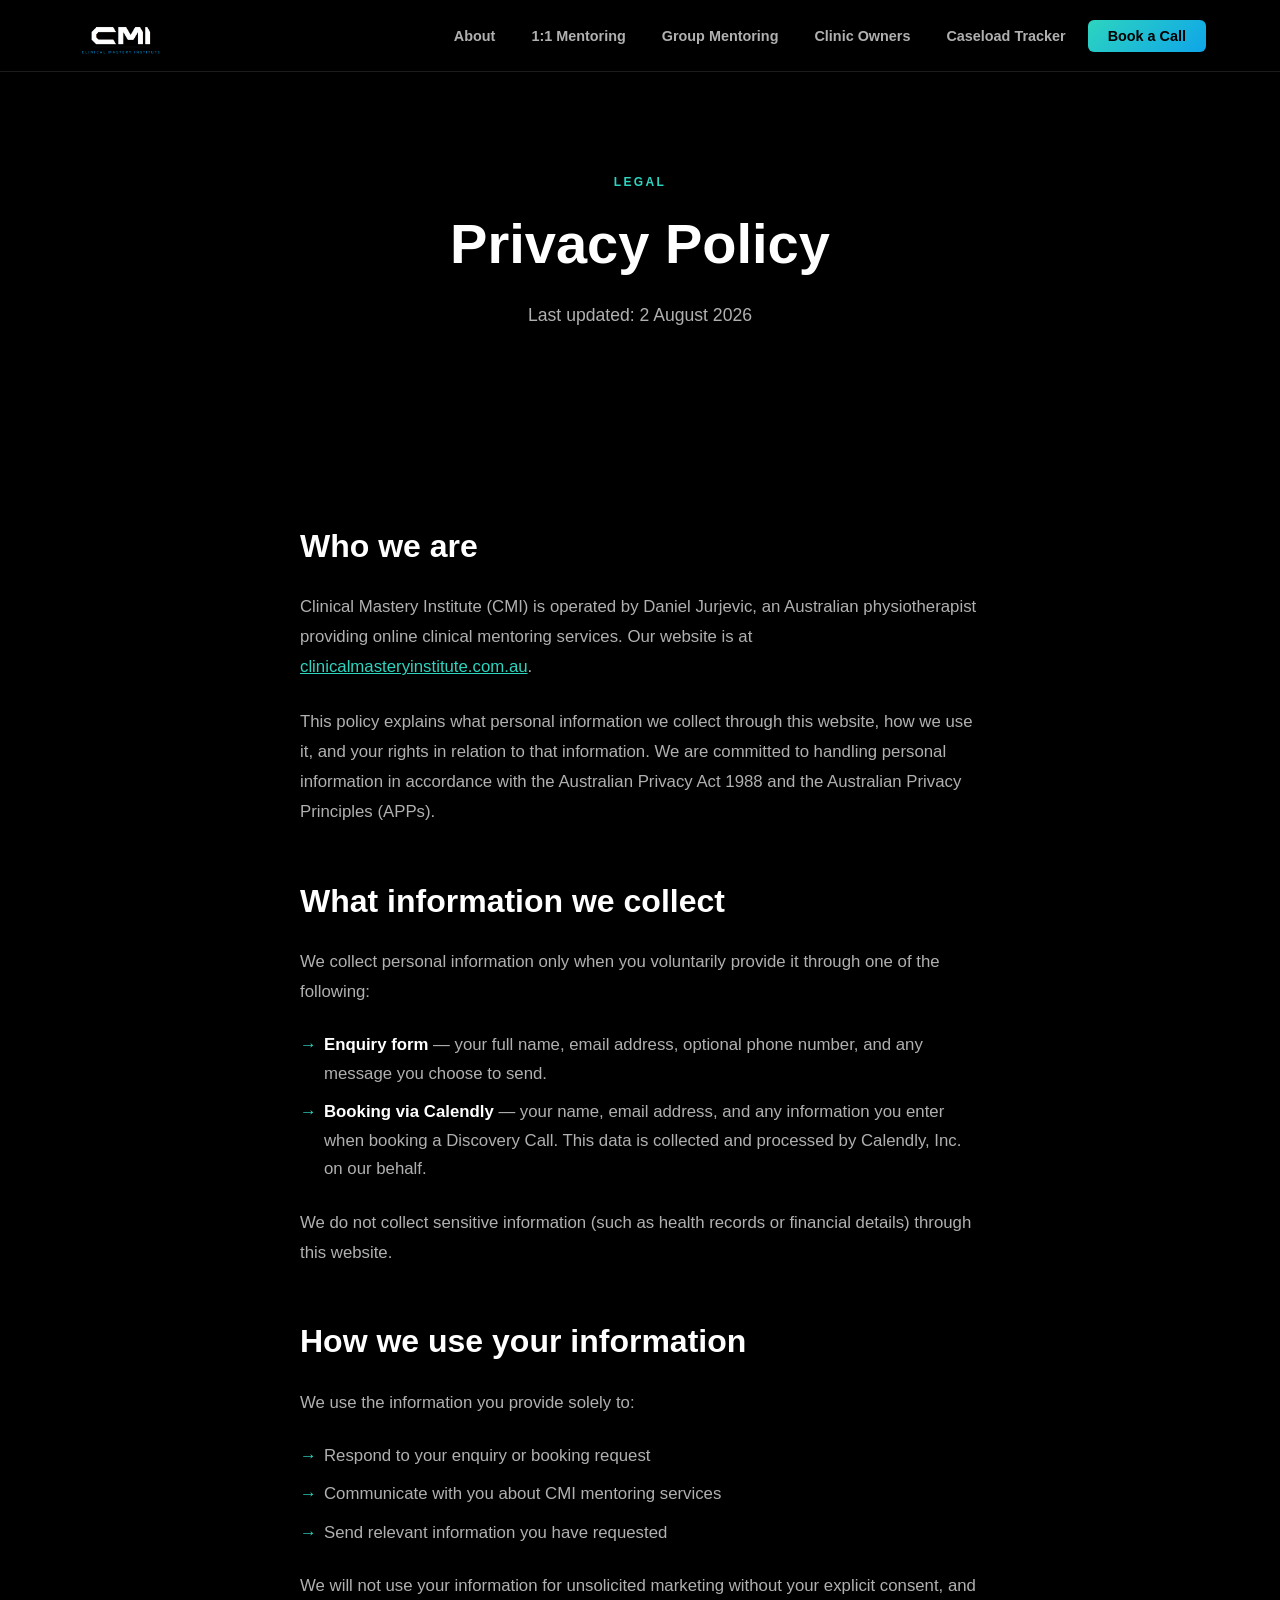
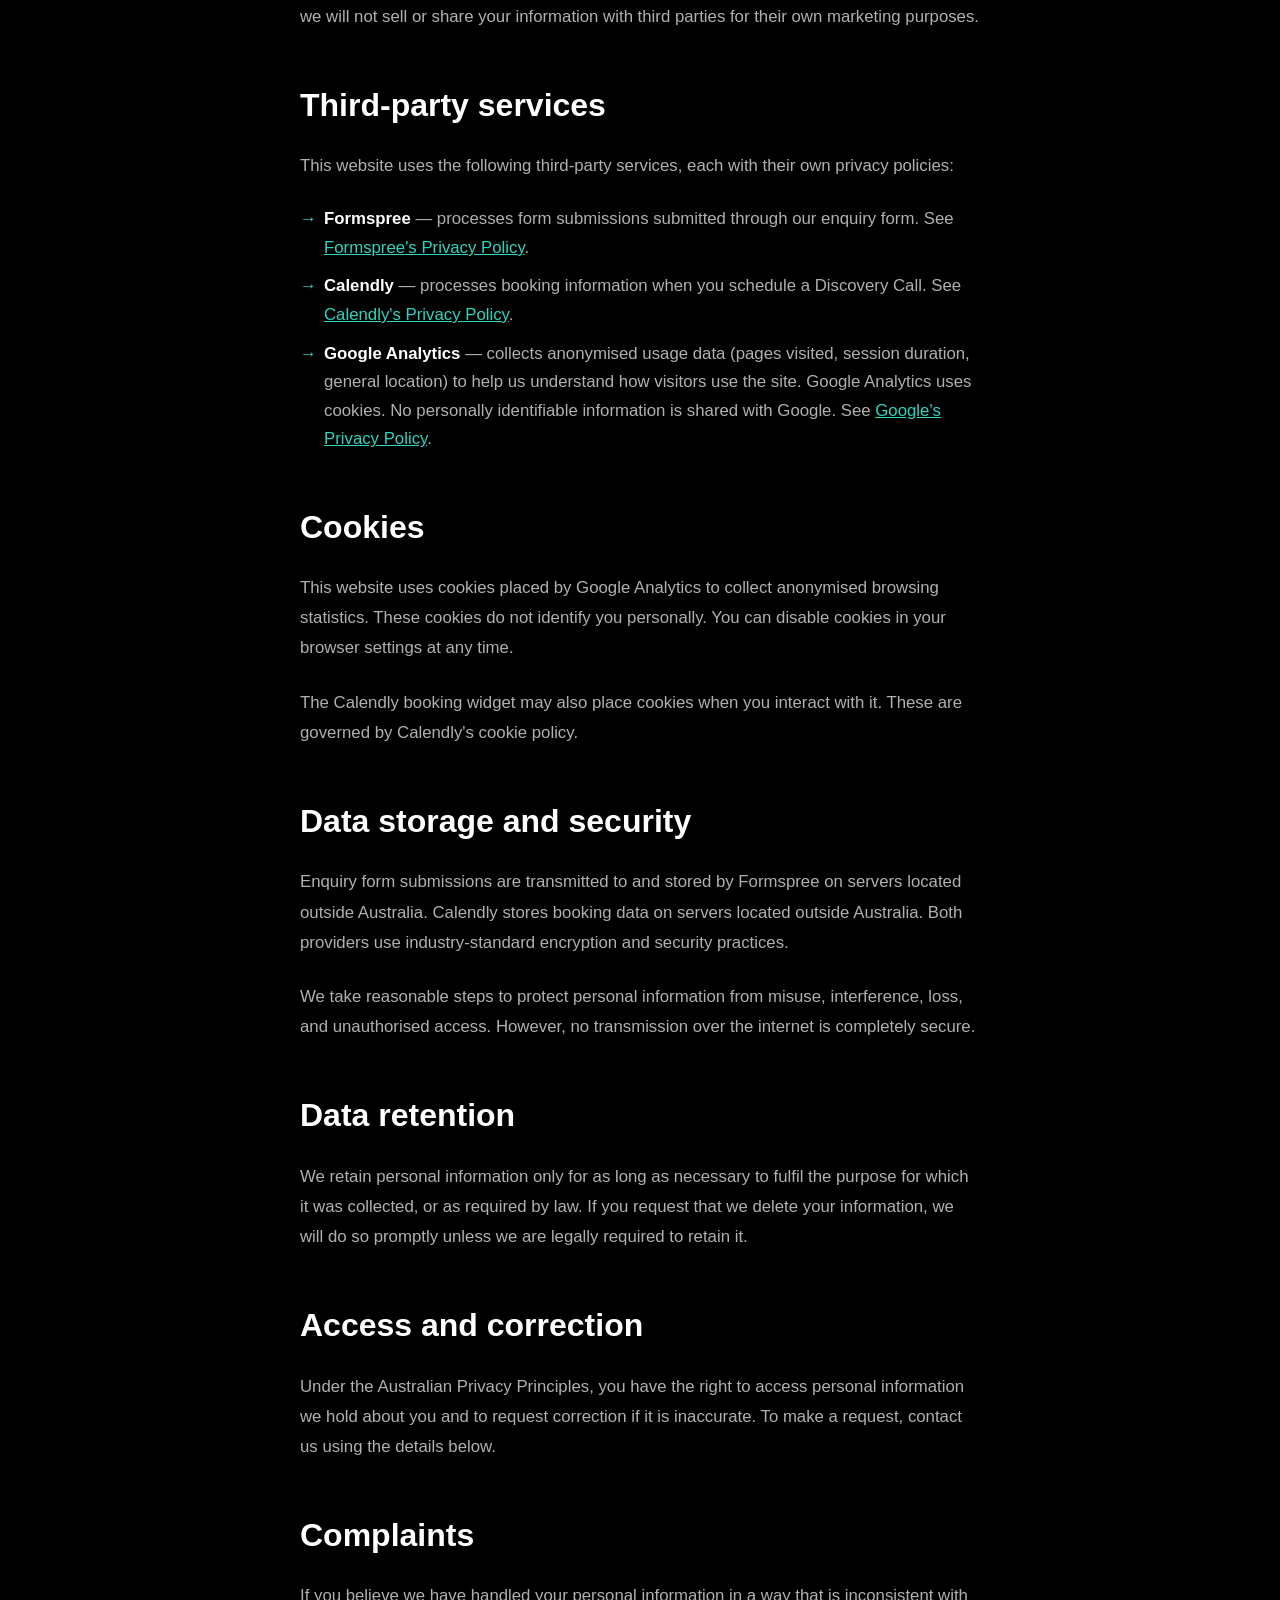
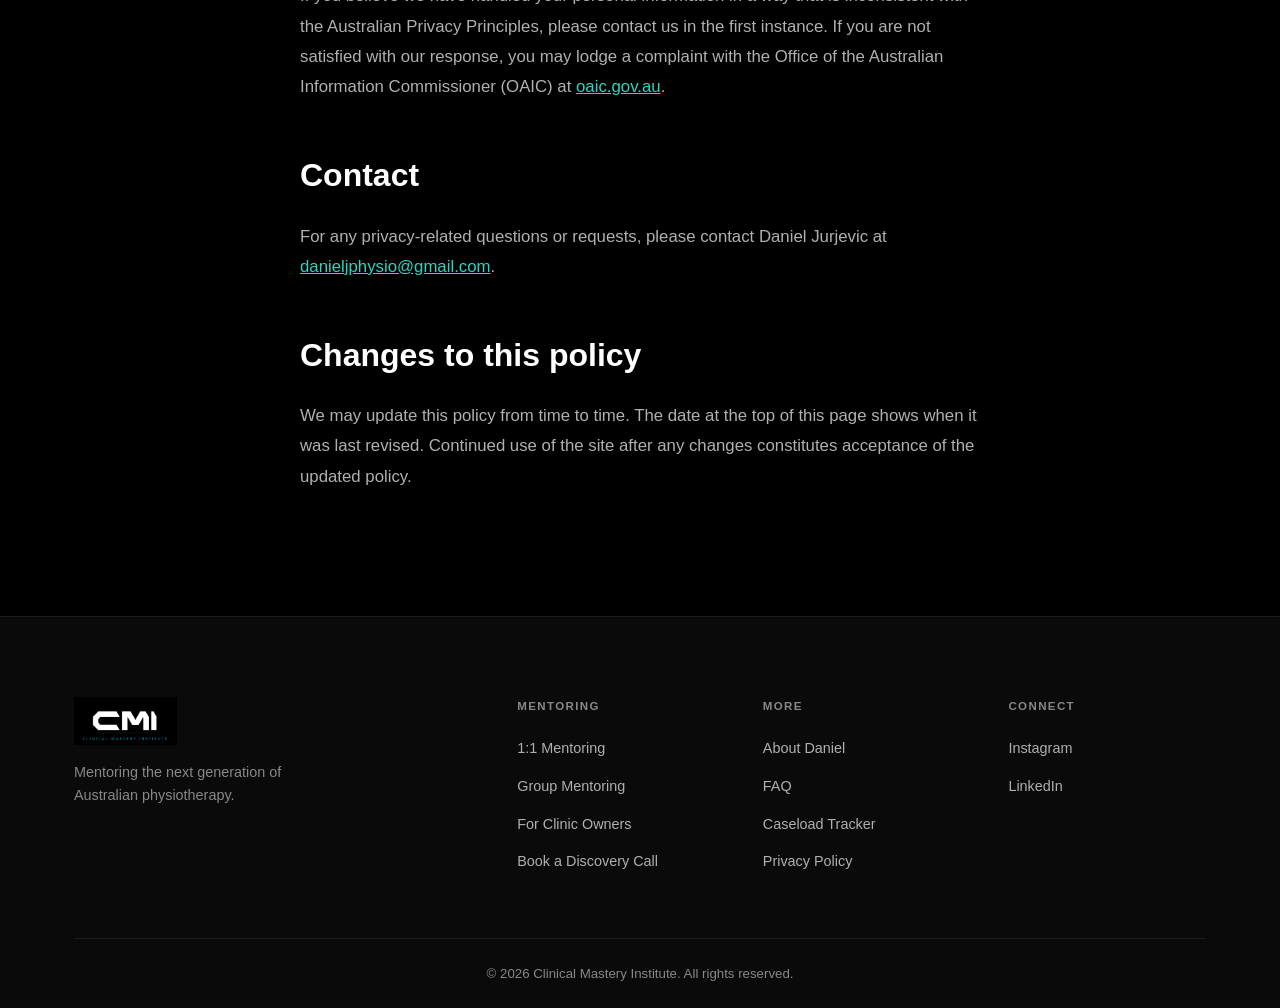
<file: privacy/index.html>
<!DOCTYPE html>
<html lang="en-AU">
<head>
  <meta charset="UTF-8" />
  <meta name="viewport" content="width=device-width, initial-scale=1.0" />
  <title>Privacy Policy — Clinical Mastery Institute</title>
  <meta name="description" content="Privacy policy for Clinical Mastery Institute. How we collect, use and protect your personal information." />
  <link rel="canonical" href="https://clinicalmasteryinstitute.com.au/privacy/" />
  <meta name="robots" content="noindex" />
  <link rel="icon" href="/favicon.ico" sizes="32x32" />
  <link rel="icon" href="/favicon-32x32.png" type="image/png" sizes="32x32" />
  <link rel="apple-touch-icon" href="/apple-touch-icon.png" />
  <link rel="manifest" href="/site.webmanifest" />
  <meta name="theme-color" content="#2DD4BF" />
  <link rel="stylesheet" href="/style.css" />
</head>
<body>

  <a href="#main-content" class="skip-link">Skip to main content</a>

  <main id="main-content">

    <div class="page-hero">
      <div class="container">
        <div class="section-label">Legal</div>
        <h1>Privacy Policy</h1>
        <p class="hero-sub">Last updated: 2 August 2026</p>
      </div>
    </div>

    <div class="privacy-body">
      <div class="container">
        <div class="prose">

          <h2>Who we are</h2>
          <p>Clinical Mastery Institute (CMI) is operated by Daniel Jurjevic, an Australian physiotherapist providing online clinical mentoring services. Our website is at <a href="https://clinicalmasteryinstitute.com.au">clinicalmasteryinstitute.com.au</a>.</p>
          <p>This policy explains what personal information we collect through this website, how we use it, and your rights in relation to that information. We are committed to handling personal information in accordance with the Australian Privacy Act 1988 and the Australian Privacy Principles (APPs).</p>

          <h2>What information we collect</h2>
          <p>We collect personal information only when you voluntarily provide it through one of the following:</p>
          <ul>
            <li><strong>Enquiry form</strong> — your full name, email address, optional phone number, and any message you choose to send.</li>
            <li><strong>Booking via Calendly</strong> — your name, email address, and any information you enter when booking a Discovery Call. This data is collected and processed by Calendly, Inc. on our behalf.</li>
          </ul>
          <p>We do not collect sensitive information (such as health records or financial details) through this website.</p>

          <h2>How we use your information</h2>
          <p>We use the information you provide solely to:</p>
          <ul>
            <li>Respond to your enquiry or booking request</li>
            <li>Communicate with you about CMI mentoring services</li>
            <li>Send relevant information you have requested</li>
          </ul>
          <p>We will not use your information for unsolicited marketing without your explicit consent, and we will not sell or share your information with third parties for their own marketing purposes.</p>

          <h2>Third-party services</h2>
          <p>This website uses the following third-party services, each with their own privacy policies:</p>
          <ul>
            <li><strong>Formspree</strong> — processes form submissions submitted through our enquiry form. See <a href="https://formspree.io/legal/privacy-policy" target="_blank" rel="noopener noreferrer">Formspree's Privacy Policy</a>.</li>
            <li><strong>Calendly</strong> — processes booking information when you schedule a Discovery Call. See <a href="https://calendly.com/privacy" target="_blank" rel="noopener noreferrer">Calendly's Privacy Policy</a>.</li>
            <li><strong>Google Analytics</strong> — collects anonymised usage data (pages visited, session duration, general location) to help us understand how visitors use the site. Google Analytics uses cookies. No personally identifiable information is shared with Google. See <a href="https://policies.google.com/privacy" target="_blank" rel="noopener noreferrer">Google's Privacy Policy</a>.</li>
          </ul>

          <h2>Cookies</h2>
          <p>This website uses cookies placed by Google Analytics to collect anonymised browsing statistics. These cookies do not identify you personally. You can disable cookies in your browser settings at any time.</p>
          <p>The Calendly booking widget may also place cookies when you interact with it. These are governed by Calendly's cookie policy.</p>

          <h2>Data storage and security</h2>
          <p>Enquiry form submissions are transmitted to and stored by Formspree on servers located outside Australia. Calendly stores booking data on servers located outside Australia. Both providers use industry-standard encryption and security practices.</p>
          <p>We take reasonable steps to protect personal information from misuse, interference, loss, and unauthorised access. However, no transmission over the internet is completely secure.</p>

          <h2>Data retention</h2>
          <p>We retain personal information only for as long as necessary to fulfil the purpose for which it was collected, or as required by law. If you request that we delete your information, we will do so promptly unless we are legally required to retain it.</p>

          <h2>Access and correction</h2>
          <p>Under the Australian Privacy Principles, you have the right to access personal information we hold about you and to request correction if it is inaccurate. To make a request, contact us using the details below.</p>

          <h2>Complaints</h2>
          <p>If you believe we have handled your personal information in a way that is inconsistent with the Australian Privacy Principles, please contact us in the first instance. If you are not satisfied with our response, you may lodge a complaint with the Office of the Australian Information Commissioner (OAIC) at <a href="https://www.oaic.gov.au" target="_blank" rel="noopener noreferrer">oaic.gov.au</a>.</p>

          <h2>Contact</h2>
          <p>For any privacy-related questions or requests, please contact Daniel Jurjevic at <a href="mailto:danieljphysio@gmail.com">danieljphysio@gmail.com</a>.</p>

          <h2>Changes to this policy</h2>
          <p>We may update this policy from time to time. The date at the top of this page shows when it was last revised. Continued use of the site after any changes constitutes acceptance of the updated policy.</p>

        </div>
      </div>
    </div>

  </main>

  <script src="/components.js"></script>
  <script src="/script.js"></script>
</body>
</html>
</file>
<file: style.css>
/* =============================================
   CLINICAL MASTERY INSTITUTE — STYLESHEET
   Theme: Black / Teal (#2DD4BF) / Sky Blue (#0EA5E9)
   ============================================= */

:root {
  --black:        #000000;
  --black-soft:   #0a0a0a;
  --black-card:   #111111;
  --black-border: #1c1c1c;
  --gray-mid:     #888888;
  --gray-light:   #b0b0b0;
  --white:        #ffffff;
  --teal:         #2DD4BF;
  --cyan:         #0EA5E9;
  --gradient:     linear-gradient(135deg, #2DD4BF 0%, #0EA5E9 100%);
  --gradient-text: linear-gradient(135deg, #2DD4BF, #0EA5E9);
  --nav-height:   72px;
  --transition:   0.3s cubic-bezier(0.4, 0, 0.2, 1);
}

/* ---- Reset & Base ---- */
*, *::before, *::after { box-sizing: border-box; margin: 0; padding: 0; }

html { scroll-behavior: smooth; font-size: 16px; }

body {
  font-family: Calibri, Arial, 'Helvetica Neue', sans-serif;
  background: var(--black);
  color: var(--white);
  line-height: 1.6;
  overflow-x: hidden;
}

a { text-decoration: none; color: inherit; }
ul { list-style: none; }
img { max-width: 100%; display: block; }

/* ---- Utility ---- */
.container {
  max-width: 1180px;
  margin: 0 auto;
  padding: 0 24px;
}

.gradient-text {
  background: var(--gradient-text);
  -webkit-background-clip: text;
  -webkit-text-fill-color: transparent;
  background-clip: text;
}

.section-label {
  font-size: 0.75rem;
  font-weight: 700;
  letter-spacing: 0.2em;
  text-transform: uppercase;
  color: var(--teal);
  margin-bottom: 20px;
}

.section-title {
  font-size: clamp(2rem, 4vw, 3rem);
  font-weight: 800;
  line-height: 1.15;
  margin-bottom: 20px;
}

.section-sub {
  font-size: 1.05rem;
  color: var(--gray-light);
  max-width: 620px;
  margin-bottom: 60px;
  line-height: 1.7;
}

/* ---- Buttons ---- */
.btn {
  display: inline-flex;
  align-items: center;
  justify-content: center;
  padding: 14px 32px;
  border-radius: 6px;
  font-size: 0.95rem;
  font-weight: 700;
  font-family: Calibri, Arial, 'Helvetica Neue', sans-serif;
  letter-spacing: 0.02em;
  transition: var(--transition);
  cursor: pointer;
  border: none;
}

.btn-primary {
  background: var(--gradient);
  color: var(--black);
}
.btn-primary:hover { opacity: 0.88; transform: translateY(-1px); }

.btn-outline {
  background: transparent;
  color: var(--white);
  border: 1.5px solid rgba(255, 255, 255, 0.25);
}
.btn-outline:hover {
  border-color: var(--teal);
  color: var(--teal);
  transform: translateY(-1px);
}

.btn-full { width: 100%; }

/* =============================================
   NAVIGATION
   ============================================= */
#navbar {
  position: fixed;
  top: 0;
  left: 0;
  right: 0;
  z-index: 1000;
  height: var(--nav-height);
  background: rgba(0, 0, 0, 0.7);
  backdrop-filter: blur(16px);
  -webkit-backdrop-filter: blur(16px);
  border-bottom: 1px solid var(--black-border);
  transition: var(--transition);
}

#navbar.scrolled {
  background: rgba(0, 0, 0, 0.95);
  border-bottom-color: rgba(45, 212, 191, 0.15);
}

.nav-container {
  max-width: 1180px;
  margin: 0 auto;
  padding: 0 24px;
  height: 100%;
  display: flex;
  align-items: center;
  justify-content: space-between;
  gap: 24px;
}

.nav-logo {
  display: flex;
  align-items: baseline;
  gap: 5px;
  flex-shrink: 0;
}

.nav-logo-img {
  height: 44px;
  width: auto;
  display: block;
}

.nav-links {
  display: flex;
  align-items: center;
  gap: 8px;
}

.nav-links a {
  padding: 8px 14px;
  font-size: 0.9rem;
  font-weight: 600;
  color: var(--gray-light);
  border-radius: 6px;
  transition: var(--transition);
}

.nav-links a:hover,
.nav-links a.active { color: var(--white); }

.nav-links .nav-cta {
  background: var(--gradient);
  color: var(--black);
  padding: 8px 20px;
  font-weight: 700;
}

.nav-links .nav-cta:hover { opacity: 0.85; color: var(--black); }

.hamburger {
  display: none;
  flex-direction: column;
  gap: 5px;
  background: none;
  border: none;
  cursor: pointer;
  padding: 4px;
}
.hamburger span {
  display: block;
  width: 24px;
  height: 2px;
  background: var(--white);
  border-radius: 2px;
  transition: var(--transition);
}

/* =============================================
   HERO
   ============================================= */
#hero {
  position: relative;
  min-height: 100vh;
  display: flex;
  align-items: center;
  justify-content: center;
  text-align: center;
  padding: var(--nav-height) 24px 80px;
  overflow: hidden;
}

.hero-bg {
  position: absolute;
  inset: 0;
  background: var(--black);
  z-index: 0;
}

.hero-content {
  position: relative;
  z-index: 1;
  max-width: 800px;
}

.hero-logo { margin-bottom: 32px; }

.hero-logo-img {
  max-width: 760px;
  width: 100%;
  height: auto;
  display: block;
  margin: 0 auto;
  mix-blend-mode: lighten;
}

.hero-tagline {
  font-size: clamp(2rem, 4vw, 3rem);
  font-weight: 800;
  color: var(--white);
  max-width: 680px;
  margin: 0 auto 20px;
  line-height: 1.15;
}

.hero-sub {
  font-size: clamp(0.95rem, 1.8vw, 1.1rem);
  color: var(--gray-light);
  max-width: 520px;
  margin: 0 auto 40px;
  line-height: 1.6;
}

.hero-actions {
  display: flex;
  gap: 16px;
  justify-content: center;
  flex-wrap: wrap;
}

.hero-scroll {
  position: absolute;
  bottom: 32px;
  left: 50%;
  transform: translateX(-50%);
  display: flex;
  flex-direction: column;
  align-items: center;
  gap: 8px;
  color: var(--gray-mid);
  font-size: 0.7rem;
  letter-spacing: 0.1em;
  text-transform: uppercase;
  z-index: 1;
}

.scroll-line {
  width: 1px;
  height: 40px;
  background: linear-gradient(to bottom, var(--gray-mid), transparent);
  animation: scrollPulse 2s ease-in-out infinite;
}

@keyframes scrollPulse {
  0%, 100% { opacity: 0.3; }
  50%       { opacity: 1; }
}

/* =============================================
   ABOUT
   ============================================= */
#about {
  padding: 120px 0;
  background: var(--black-soft);
}

.about-grid {
  display: grid;
  grid-template-columns: 1fr 1fr;
  gap: 64px;
  align-items: start;
}

.about-text h2 {
  font-size: clamp(2rem, 3.5vw, 2.75rem);
  font-weight: 800;
  line-height: 1.2;
  margin-bottom: 24px;
}

.about-text p {
  color: var(--gray-light);
  margin-bottom: 20px;
  line-height: 1.75;
  font-size: 1.05rem;
}

.about-pullquote {
  border-left: 3px solid var(--teal);
  padding: 20px 0 20px 28px;
  margin: 36px 0 0;
  font-size: 1.3rem;
  font-weight: 700;
  line-height: 1.4;
  color: var(--teal);
  font-style: normal;
}

.about-photo {
  position: sticky;
  top: calc(var(--nav-height) + 24px);
}

.about-photo-img {
  width: 100%;
  height: auto;
  border-radius: 16px;
  display: block;
  object-fit: cover;
}

.card-inner {
  background: var(--black-card);
  border: 1px solid var(--black-border);
  border-radius: 16px;
  padding: 40px;
}

.card-icon {
  width: 40px;
  height: 40px;
  background: var(--gradient);
  border-radius: 50%;
  display: flex;
  align-items: center;
  justify-content: center;
  font-size: 0.6rem;
  color: var(--black);
  margin-bottom: 28px;
}

.card-inner h3 {
  font-size: 1rem;
  font-weight: 700;
  margin-bottom: 10px;
}

.card-inner p {
  color: var(--gray-light);
  font-size: 0.93rem;
  line-height: 1.7;
}

.card-divider {
  border: none;
  border-top: 1px solid var(--black-border);
  margin: 24px 0;
}

/* =============================================
   SERVICES
   ============================================= */
#services {
  padding: 120px 0;
  background: var(--black);
}

.services-grid {
  display: grid;
  grid-template-columns: 1fr 1fr;
  gap: 24px;
}

.service-card {
  background: var(--black-card);
  border: 1px solid var(--black-border);
  border-radius: 16px;
  padding: 40px;
  position: relative;
  display: flex;
  flex-direction: column;
  transition: var(--transition);
}

.service-card:hover {
  border-color: rgba(45, 212, 191, 0.3);
  transform: translateY(-4px);
  box-shadow: 0 16px 48px rgba(45, 212, 191, 0.08);
}

.service-featured {
  border-color: rgba(45, 212, 191, 0.4);
  box-shadow: 0 0 0 1px rgba(45, 212, 191, 0.15), 0 24px 64px rgba(45, 212, 191, 0.1);
}

.service-badge {
  position: absolute;
  top: -14px;
  left: 32px;
  background: var(--gradient);
  color: var(--black);
  font-size: 0.72rem;
  font-weight: 700;
  letter-spacing: 0.1em;
  text-transform: uppercase;
  padding: 4px 16px;
  border-radius: 100px;
  white-space: nowrap;
}

.service-icon {
  font-size: 1.8rem;
  margin-bottom: 16px;
  line-height: 1;
}

.service-card h3 {
  font-size: 1.2rem;
  font-weight: 700;
  margin-bottom: 12px;
}

.service-card > p {
  font-size: 0.95rem;
  color: var(--gray-light);
  line-height: 1.7;
  margin-bottom: 24px;
}

.service-features {
  display: flex;
  flex-direction: column;
  gap: 10px;
  margin-bottom: 32px;
  flex: 1;
}

.service-features li {
  font-size: 0.88rem;
  color: var(--gray-light);
  padding-left: 22px;
  position: relative;
  line-height: 1.5;
}

.service-features li::before {
  content: '→';
  position: absolute;
  left: 0;
  color: var(--teal);
  font-size: 0.8rem;
  top: 1px;
}

.service-btn {
  width: 100%;
  text-align: center;
}

/* =============================================
   BOOK / CONTACT
   ============================================= */
#book {
  padding: 120px 0;
  background: var(--black-soft);
}

.book-block {
  margin-bottom: 80px;
}

.book-block-label {
  font-size: 0.75rem;
  font-weight: 700;
  letter-spacing: 0.18em;
  text-transform: uppercase;
  color: var(--teal);
  margin-bottom: 28px;
  padding-bottom: 16px;
  border-bottom: 1px solid var(--black-border);
}

.calendly-wrapper {
  background: #ffffff;
  border: 1px solid var(--black-border);
  border-radius: 16px;
  overflow: hidden;
}

.enquiry-block { margin-bottom: 0; }

.enquiry-form-solo {
  max-width: 720px;
  margin: 0 auto;
}

.contact-grid {
  display: grid;
  grid-template-columns: 1fr 1.6fr;
  gap: 80px;
  align-items: start;
}

.contact-info {
  display: flex;
  flex-direction: column;
  gap: 32px;
}

.contact-item {
  display: flex;
  gap: 16px;
  align-items: flex-start;
}

.contact-icon {
  font-size: 1.1rem;
  flex-shrink: 0;
  width: 36px;
  height: 36px;
  background: var(--black-card);
  border: 1px solid var(--black-border);
  border-radius: 8px;
  display: flex;
  align-items: center;
  justify-content: center;
}

.contact-item h4 {
  font-size: 0.78rem;
  font-weight: 700;
  letter-spacing: 0.1em;
  text-transform: uppercase;
  color: var(--gray-mid);
  margin-bottom: 4px;
}

.contact-item p {
  font-size: 0.95rem;
  color: var(--white);
  line-height: 1.5;
}

/* Contact / Enquiry Form */
.contact-form {
  display: flex;
  flex-direction: column;
  gap: 20px;
}

.form-row {
  display: grid;
  grid-template-columns: 1fr 1fr;
  gap: 16px;
}

.form-group {
  display: flex;
  flex-direction: column;
  gap: 8px;
}

.form-group label {
  font-size: 0.82rem;
  font-weight: 700;
  color: var(--gray-light);
  letter-spacing: 0.03em;
}

.form-group input,
.form-group textarea,
.form-group select {
  background: var(--black-card);
  border: 1px solid var(--black-border);
  border-radius: 8px;
  padding: 13px 16px;
  font-size: 0.95rem;
  font-family: Calibri, Arial, 'Helvetica Neue', sans-serif;
  color: var(--white);
  transition: border-color var(--transition);
  width: 100%;
}

.form-group textarea { resize: vertical; }

.form-group select {
  cursor: pointer;
  -webkit-appearance: none;
  appearance: none;
  background-image: url("data:image/svg+xml,%3Csvg xmlns='http://www.w3.org/2000/svg' width='12' height='8' viewBox='0 0 12 8'%3E%3Cpath d='M1 1l5 5 5-5' stroke='%23888888' stroke-width='1.5' fill='none' stroke-linecap='round' stroke-linejoin='round'/%3E%3C/svg%3E");
  background-repeat: no-repeat;
  background-position: right 16px center;
}

.form-group select option { background: var(--black-card); color: var(--white); }

.form-group input::placeholder,
.form-group textarea::placeholder { color: #3a3a3a; }

.form-group input:focus,
.form-group textarea:focus,
.form-group select:focus {
  outline: none;
  border-color: rgba(45, 212, 191, 0.5);
  box-shadow: 0 0 0 3px rgba(45, 212, 191, 0.08);
}

.form-privacy {
  font-size: 0.8rem;
  color: var(--gray-mid);
  text-align: center;
  line-height: 1.5;
}

/* =============================================
   FOOTER
   ============================================= */
#footer {
  background: var(--black-soft);
  border-top: 1px solid var(--black-border);
  padding: 80px 0 0;
}

.footer-grid {
  display: grid;
  grid-template-columns: 2fr 1fr 1fr 1fr;
  gap: 48px;
  padding-bottom: 64px;
}

.footer-brand .footer-logo {
  margin-bottom: 16px;
}

.footer-logo-img {
  height: 48px;
  width: auto;
  display: block;
}

.footer-brand p {
  font-size: 0.9rem;
  color: var(--gray-mid);
  line-height: 1.6;
  max-width: 260px;
}

.footer-links h4 {
  font-size: 0.72rem;
  font-weight: 700;
  letter-spacing: 0.12em;
  text-transform: uppercase;
  color: var(--gray-mid);
  margin-bottom: 20px;
}

.footer-links ul {
  display: flex;
  flex-direction: column;
  gap: 12px;
}

.footer-links ul a {
  font-size: 0.9rem;
  color: var(--gray-light);
  transition: color var(--transition);
}

.footer-links ul a:hover { color: var(--teal); }

.footer-bottom {
  border-top: 1px solid var(--black-border);
  padding: 24px 0;
  display: flex;
  align-items: center;
  justify-content: center;
}

.footer-bottom p {
  font-size: 0.83rem;
  color: var(--gray-mid);
}

/* =============================================
   RESPONSIVE
   ============================================= */
@media (max-width: 1024px) {
  .about-grid    { grid-template-columns: 1fr; gap: 48px; }
  .about-photo   { position: static; }
  .footer-grid   { grid-template-columns: 1fr 1fr; }
}

@media (max-width: 768px) {
  .hamburger { display: flex; }

  .nav-links {
    display: none;
    position: fixed;
    top: var(--nav-height);
    left: 0;
    right: 0;
    background: rgba(0, 0, 0, 0.97);
    backdrop-filter: blur(20px);
    flex-direction: column;
    padding: 24px;
    gap: 4px;
    border-bottom: 1px solid var(--black-border);
  }

  .nav-links.open    { display: flex; }
  .nav-links a       { padding: 12px 16px; width: 100%; }
  .nav-links .nav-cta { text-align: center; margin-top: 8px; }

  .services-grid  { grid-template-columns: 1fr; }
  .contact-grid   { grid-template-columns: 1fr; gap: 48px; }
  .form-row       { grid-template-columns: 1fr; }
  .footer-grid    { grid-template-columns: 1fr; gap: 32px; }

  #about, #services, #book { padding: 80px 0; }
}

@media (max-width: 480px) {
  .hero-actions          { flex-direction: column; align-items: center; }
  .hero-actions .btn     { width: 100%; max-width: 320px; }
}

/* =============================================
   SCROLL ANIMATIONS
   ============================================= */
.fade-up {
  opacity: 0;
  transform: translateY(32px);
  transition: opacity 0.7s ease, transform 0.7s ease;
}

.fade-up.visible {
  opacity: 1;
  transform: translateY(0);
}

/* =============================================
   ACCESSIBILITY
   ============================================= */

/* Hidden attribute support */
[hidden] { display: none !important; }

/* Skip-to-content link */
.skip-link {
  position: absolute;
  top: -100%;
  left: 16px;
  padding: 10px 20px;
  background: var(--teal);
  color: var(--black);
  font-weight: 700;
  font-size: 0.9rem;
  border-radius: 0 0 8px 8px;
  z-index: 9999;
  transition: top 0.2s ease;
  text-decoration: none;
}
.skip-link:focus { top: 0; }

/* Global focus-visible ring */
:focus-visible {
  outline: 2px solid var(--teal);
  outline-offset: 3px;
  border-radius: 3px;
}
:focus:not(:focus-visible) { outline: none; }

/* Form fields keep their custom border-based focus style */
.form-group input:focus-visible,
.form-group textarea:focus-visible,
.form-group select:focus-visible {
  outline: none;
}

/* =============================================
   FORM — VALIDATION & SUCCESS STATES
   ============================================= */

/* Inline field error */
.field-error {
  display: block;
  font-size: 0.78rem;
  color: #f87171;
  min-height: 1.1em;
  line-height: 1.4;
}

.form-group.has-error input,
.form-group.has-error textarea,
.form-group.has-error select {
  border-color: #f87171;
  box-shadow: 0 0 0 3px rgba(248, 113, 113, 0.08);
}

/* Global submission error */
.form-error-global {
  font-size: 0.88rem;
  color: #f87171;
  text-align: center;
  margin-top: 8px;
  line-height: 1.5;
}
.form-error-global a { color: var(--teal); text-decoration: underline; }

/* Success panel */
.form-success {
  text-align: center;
  padding: 64px 40px;
  max-width: 720px;
  margin: 0 auto;
}
.form-success-icon {
  display: block;
  margin: 0 auto 28px;
  width: 56px;
  height: 56px;
}
.form-success h3 {
  font-size: 1.5rem;
  font-weight: 700;
  color: var(--white);
  margin-bottom: 12px;
}
.form-success p {
  color: var(--gray-light);
  font-size: 1rem;
  line-height: 1.6;
  margin-bottom: 36px;
}

/* =============================================
   SERVICE ICONS — SVG
   ============================================= */
.service-icon svg {
  display: block;
}

/* =============================================
   INNER PAGE HERO
   ============================================= */
.page-hero {
  background: var(--black);
  padding: calc(var(--nav-height) + 96px) 0 80px;
  text-align: center;
}

.page-hero .section-label { display: inline-block; margin-bottom: 20px; }

.page-hero h1 {
  font-size: clamp(2.2rem, 5vw, 3.5rem);
  font-weight: 800;
  line-height: 1.15;
  margin-bottom: 24px;
}

.page-hero .hero-sub {
  max-width: 600px;
  margin: 0 auto 40px;
}

.page-hero .hero-actions {
  display: flex;
  gap: 16px;
  justify-content: center;
  flex-wrap: wrap;
}

/* =============================================
   CONTENT SECTIONS (inner pages)
   ============================================= */
.content-section {
  padding: 100px 0;
}

.content-section + .content-section {
  padding-top: 0;
}

.content-section.bg-soft { background: var(--black-soft); }

.two-col {
  display: grid;
  grid-template-columns: 1fr 1fr;
  gap: 64px;
  align-items: start;
}

.two-col.reverse { direction: rtl; }
.two-col.reverse > * { direction: ltr; }

.content-body h2 {
  font-size: clamp(1.8rem, 3vw, 2.4rem);
  font-weight: 800;
  line-height: 1.2;
  margin-bottom: 20px;
}

.content-body p {
  color: var(--gray-light);
  font-size: 1.05rem;
  line-height: 1.75;
  margin-bottom: 20px;
}

.content-body p:last-child { margin-bottom: 0; }

/* Feature list (larger than service card features) */
.feature-list-lg {
  list-style: none;
  display: flex;
  flex-direction: column;
  gap: 14px;
  margin: 28px 0;
}

.feature-list-lg li {
  padding-left: 28px;
  position: relative;
  color: var(--gray-light);
  font-size: 1rem;
  line-height: 1.6;
}

.feature-list-lg li::before {
  content: '→';
  position: absolute;
  left: 0;
  color: var(--teal);
  font-weight: 700;
}

/* Feature cards grid */
.feature-card-grid {
  display: grid;
  grid-template-columns: repeat(auto-fill, minmax(260px, 1fr));
  gap: 20px;
  margin-top: 40px;
}

#outcomes .feature-card-grid {
  grid-template-columns: repeat(3, 1fr);
}

@media (max-width: 860px) {
  #outcomes .feature-card-grid {
    grid-template-columns: repeat(2, 1fr);
  }
}

@media (max-width: 560px) {
  #outcomes .feature-card-grid {
    grid-template-columns: 1fr;
  }
}

.feature-card {
  background: var(--black-card);
  border: 1px solid var(--black-border);
  border-radius: 12px;
  padding: 28px 24px;
}

.feature-card-icon {
  margin-bottom: 16px;
  color: var(--teal);
  font-size: 1.4rem;
  line-height: 1;
}

.feature-card h3 {
  font-size: 1rem;
  font-weight: 700;
  margin-bottom: 8px;
}

.feature-card p {
  font-size: 0.9rem;
  color: var(--gray-light);
  line-height: 1.6;
}

/* =============================================
   PRICING
   ============================================= */
.pricing-grid {
  display: grid;
  grid-template-columns: repeat(auto-fit, minmax(300px, 1fr));
  gap: 24px;
  margin-top: 48px;
}

.pricing-card {
  background: var(--black-card);
  border: 1px solid var(--black-border);
  border-radius: 16px;
  padding: 40px;
  display: flex;
  flex-direction: column;
  gap: 0;
}

.pricing-card.featured {
  border-color: rgba(45, 212, 191, 0.4);
  box-shadow: 0 0 0 1px rgba(45, 212, 191, 0.1), 0 24px 64px rgba(45, 212, 191, 0.08);
}

.pricing-label {
  font-size: 0.72rem;
  font-weight: 700;
  letter-spacing: 0.14em;
  text-transform: uppercase;
  color: var(--teal);
  margin-bottom: 12px;
}

.pricing-card h3 {
  font-size: 1.3rem;
  font-weight: 700;
  margin-bottom: 8px;
}

.pricing-card .pricing-price {
  font-size: 2rem;
  font-weight: 800;
  margin: 16px 0 4px;
  color: var(--white);
}

.pricing-card .pricing-price span {
  font-size: 1rem;
  font-weight: 400;
  color: var(--gray-mid);
}

.pricing-card .pricing-desc {
  font-size: 0.9rem;
  color: var(--gray-light);
  line-height: 1.6;
  margin-bottom: 28px;
  padding-bottom: 28px;
  border-bottom: 1px solid var(--black-border);
}

.pricing-card .service-features {
  margin-bottom: 32px;
  flex: 1;
}

.pricing-placeholder {
  background: var(--black-card);
  border: 1px dashed var(--black-border);
  border-radius: 16px;
  padding: 48px 40px;
  text-align: center;
  margin-top: 48px;
}

.pricing-placeholder p {
  color: var(--gray-mid);
  font-size: 0.95rem;
  margin-bottom: 8px;
}

.pricing-placeholder strong {
  color: var(--teal);
  font-size: 0.8rem;
  letter-spacing: 0.08em;
  text-transform: uppercase;
}

/* =============================================
   FAQ
   ============================================= */
.faq-list {
  display: flex;
  flex-direction: column;
  gap: 0;
  max-width: 800px;
  margin: 48px auto 0;
}

.faq-item {
  border-bottom: 1px solid var(--black-border);
  padding: 28px 0;
}

.faq-item:first-child { border-top: 1px solid var(--black-border); }

.faq-q {
  font-size: 1.05rem;
  font-weight: 700;
  color: var(--white);
  margin-bottom: 14px;
  display: flex;
  align-items: flex-start;
  gap: 14px;
}

.faq-q::before {
  content: 'Q';
  display: inline-flex;
  align-items: center;
  justify-content: center;
  flex-shrink: 0;
  width: 26px;
  height: 26px;
  border-radius: 50%;
  background: var(--gradient);
  color: var(--black);
  font-size: 0.75rem;
  font-weight: 800;
  margin-top: 1px;
}

.faq-a {
  padding-left: 40px;
  color: var(--gray-light);
  font-size: 0.97rem;
  line-height: 1.75;
}

.faq-a p { margin-bottom: 10px; }
.faq-a p:last-child { margin-bottom: 0; }

.faq-placeholder {
  background: var(--black-card);
  border-radius: 8px;
  padding: 12px 16px;
  font-size: 0.85rem;
  color: var(--teal);
  font-weight: 600;
  letter-spacing: 0.04em;
  display: inline-block;
  margin-top: 4px;
}

/* =============================================
   BLOG
   ============================================= */
.blog-grid {
  display: grid;
  grid-template-columns: repeat(auto-fill, minmax(340px, 1fr));
  gap: 28px;
  margin-top: 48px;
}

.blog-card {
  background: var(--black-card);
  border: 1px solid var(--black-border);
  border-radius: 16px;
  padding: 36px;
  display: flex;
  flex-direction: column;
  gap: 0;
  transition: var(--transition);
  text-decoration: none;
  color: inherit;
}

.blog-card:hover {
  border-color: rgba(45, 212, 191, 0.3);
  transform: translateY(-3px);
  box-shadow: 0 12px 40px rgba(45, 212, 191, 0.07);
}

.blog-card-tag {
  font-size: 0.7rem;
  font-weight: 700;
  letter-spacing: 0.14em;
  text-transform: uppercase;
  color: var(--teal);
  margin-bottom: 14px;
}

.blog-card h2 {
  font-size: 1.2rem;
  font-weight: 700;
  line-height: 1.4;
  margin-bottom: 12px;
  color: var(--white);
}

.blog-card-excerpt {
  font-size: 0.93rem;
  color: var(--gray-light);
  line-height: 1.7;
  margin-bottom: 24px;
  flex: 1;
}

.blog-card-meta {
  font-size: 0.78rem;
  color: var(--gray-mid);
  display: flex;
  align-items: center;
  gap: 8px;
  padding-top: 20px;
  border-top: 1px solid var(--black-border);
}

.blog-card-meta span + span::before {
  content: '·';
  margin-right: 8px;
}

.blog-card-link {
  display: block;
  text-decoration: none;
  color: inherit;
  height: 100%;
}

.blog-card-title {
  font-size: 1.2rem;
  font-weight: 700;
  line-height: 1.4;
  margin-bottom: 12px;
  color: var(--white);
}

.prose hr {
  border: none;
  border-top: 1px solid var(--black-border);
  margin: 48px 0;
}

/* Blog post */
.article-header {
  background: var(--black);
  padding: calc(var(--nav-height) + 80px) 0 64px;
  text-align: center;
}

.article-header .section-label { display: inline-block; margin-bottom: 20px; }

.article-header h1 {
  font-size: clamp(2rem, 4.5vw, 3rem);
  font-weight: 800;
  line-height: 1.2;
  max-width: 760px;
  margin: 0 auto 24px;
}

.article-meta {
  display: flex;
  align-items: center;
  justify-content: center;
  gap: 8px;
  font-size: 0.83rem;
  color: var(--gray-mid);
  margin-bottom: 28px;
}

.article-meta span + span::before { content: '·'; margin-right: 8px; }

.article-back {
  display: inline-flex;
  align-items: center;
  gap: 6px;
  font-size: 0.85rem;
  color: var(--gray-mid);
  text-decoration: none;
  margin-bottom: 20px;
  transition: color 0.2s;
}
.article-back:hover { color: var(--teal); }

.article-byline {
  display: flex;
  align-items: center;
  justify-content: center;
  gap: 10px;
  font-size: 0.9rem;
  color: var(--gray-mid);
  margin-top: 20px;
}
.article-byline a { color: var(--teal); text-decoration: none; }
.article-byline a:hover { opacity: 0.8; }

.article-body {
  padding: 72px 0 96px;
}

.prose {
  max-width: 680px;
  margin: 0 auto;
}

.prose h2 {
  font-size: clamp(1.5rem, 2.5vw, 2rem);
  font-weight: 700;
  margin: 48px 0 20px;
  color: var(--white);
}

.prose h3 {
  font-size: 1.2rem;
  font-weight: 700;
  margin: 32px 0 14px;
  color: var(--white);
}

.prose p {
  color: var(--gray-light);
  font-size: 1.05rem;
  line-height: 1.8;
  margin-bottom: 24px;
}

.prose ul, .prose ol {
  padding-left: 0;
  margin-bottom: 24px;
  display: flex;
  flex-direction: column;
  gap: 10px;
}

.prose li {
  color: var(--gray-light);
  font-size: 1.05rem;
  line-height: 1.7;
  padding-left: 24px;
  position: relative;
  list-style: none;
}

.prose ul li::before {
  content: '→';
  position: absolute;
  left: 0;
  color: var(--teal);
  font-weight: 700;
}

.prose ol { counter-reset: prose-counter; }
.prose ol li { counter-increment: prose-counter; }
.prose ol li::before {
  content: counter(prose-counter) '.';
  position: absolute;
  left: 0;
  color: var(--teal);
  font-weight: 700;
  font-size: 0.9em;
}

.prose blockquote {
  border-left: 3px solid var(--teal);
  padding: 4px 0 4px 24px;
  margin: 32px 0;
}

.prose blockquote p {
  color: var(--white);
  font-size: 1.15rem;
  font-style: italic;
  font-weight: 600;
}

.prose strong { color: var(--white); }

.prose a { color: var(--teal); text-decoration: underline; }
.prose a:hover { opacity: 0.8; }

.article-cta {
  background: var(--black-soft);
  border-top: 1px solid var(--black-border);
  padding: 80px 0;
  text-align: center;
}

/* =============================================
   PRIVACY POLICY
   ============================================= */
.privacy-body {
  padding: 72px 0 100px;
}

.privacy-body .prose h2:first-child {
  margin-top: 0;
}

/* =============================================
   CTA SECTION (page-bottom)
   ============================================= */
.cta-section {
  padding: 120px 0;
  background: var(--black-soft);
  text-align: center;
  border-top: 1px solid var(--black-border);
}

.cta-section h2 {
  font-size: clamp(2rem, 4vw, 3rem);
  font-weight: 800;
  line-height: 1.15;
  margin-bottom: 20px;
}

.cta-section p {
  font-size: 1.05rem;
  color: var(--gray-light);
  max-width: 520px;
  margin: 0 auto 40px;
  line-height: 1.7;
}

.cta-section .hero-actions { justify-content: center; }

/* =============================================
   TESTIMONIALS
   ============================================= */
.testimonials-section {
  padding: 120px 0;
  background: var(--black-soft);
  border-top: 1px solid var(--black-border);
}

.testimonials-grid {
  display: grid;
  grid-template-columns: repeat(3, 1fr);
  gap: 24px;
  margin-top: 56px;
}

.testimonial-card {
  background: var(--black-card);
  border: 1px solid var(--black-border);
  border-radius: 16px;
  padding: 36px;
  display: flex;
  flex-direction: column;
  gap: 28px;
  margin: 0;
  transition: var(--transition);
}

.testimonial-card:hover {
  border-color: rgba(45, 212, 191, 0.25);
  transform: translateY(-2px);
}

.testimonial-quote {
  font-size: 1rem;
  line-height: 1.75;
  color: var(--gray-light);
  flex: 1;
  position: relative;
  padding-top: 32px;
}

.testimonial-quote::before {
  content: '\201C';
  position: absolute;
  top: -8px;
  left: 0;
  font-size: 3rem;
  line-height: 1;
  color: var(--teal);
  font-family: Georgia, serif;
  opacity: 0.6;
}

.testimonial-author {
  display: flex;
  flex-direction: column;
  gap: 4px;
  padding-top: 20px;
  border-top: 1px solid var(--black-border);
}

.testimonial-author strong {
  font-size: 0.9rem;
  color: var(--white);
  font-weight: 700;
}

.testimonial-author span {
  font-size: 0.8rem;
  color: var(--gray-mid);
}

/* =============================================
   LEAD MAGNET
   ============================================= */
.lead-magnet-section {
  padding: 96px 0;
  background: var(--black);
  border-top: 1px solid var(--black-border);
}

.lead-magnet-inner {
  display: grid;
  grid-template-columns: 1fr 1fr;
  gap: 64px;
  align-items: center;
  background: var(--black-card);
  border: 1px solid var(--black-border);
  border-radius: 20px;
  padding: 56px;
}

.lead-magnet-copy h2 {
  font-size: clamp(1.5rem, 3vw, 2.25rem);
  font-weight: 800;
  line-height: 1.2;
  margin: 16px 0 20px;
  color: var(--white);
}

.lead-magnet-copy p {
  font-size: 1.05rem;
  color: var(--gray-light);
  line-height: 1.7;
}

.lead-magnet-form {
  display: flex;
  flex-direction: column;
  gap: 12px;
}

.lead-magnet-form .form-group { margin-bottom: 0; }

.lead-magnet-success {
  background: rgba(45, 212, 191, 0.08);
  border: 1px solid rgba(45, 212, 191, 0.3);
  border-radius: 8px;
  padding: 20px 24px;
  text-align: center;
  color: var(--teal);
  font-weight: 600;
}

.sr-only {
  position: absolute;
  width: 1px;
  height: 1px;
  padding: 0;
  margin: -1px;
  overflow: hidden;
  clip: rect(0, 0, 0, 0);
  white-space: nowrap;
  border: 0;
}

/* =============================================
   RESPONSIVE — inner pages
   ============================================= */
@media (max-width: 1024px) {
  .two-col { grid-template-columns: 1fr; gap: 48px; }
  .two-col.reverse { direction: ltr; }
}

@media (max-width: 768px) {
  .page-hero { padding: calc(var(--nav-height) + 60px) 0 60px; }
  .content-section { padding: 72px 0; }
  .cta-section { padding: 80px 0; }
  .blog-grid { grid-template-columns: 1fr; }
  .pricing-grid { grid-template-columns: 1fr; }
  .faq-a { padding-left: 0; }
  .article-header { padding: calc(var(--nav-height) + 48px) 0 48px; }
  .article-body { padding: 48px 0 72px; }
  .testimonials-section { padding: 80px 0; }
  .testimonials-grid { grid-template-columns: 1fr; }
  .lead-magnet-inner { grid-template-columns: 1fr; gap: 40px; padding: 40px 28px; }
}

@media (max-width: 480px) {
  .page-hero .hero-actions { flex-direction: column; align-items: center; }
  .page-hero .hero-actions .btn { width: 100%; max-width: 320px; }
  .cta-section .hero-actions { flex-direction: column; align-items: center; }
  .cta-section .hero-actions .btn { width: 100%; max-width: 320px; }
}
</file>
